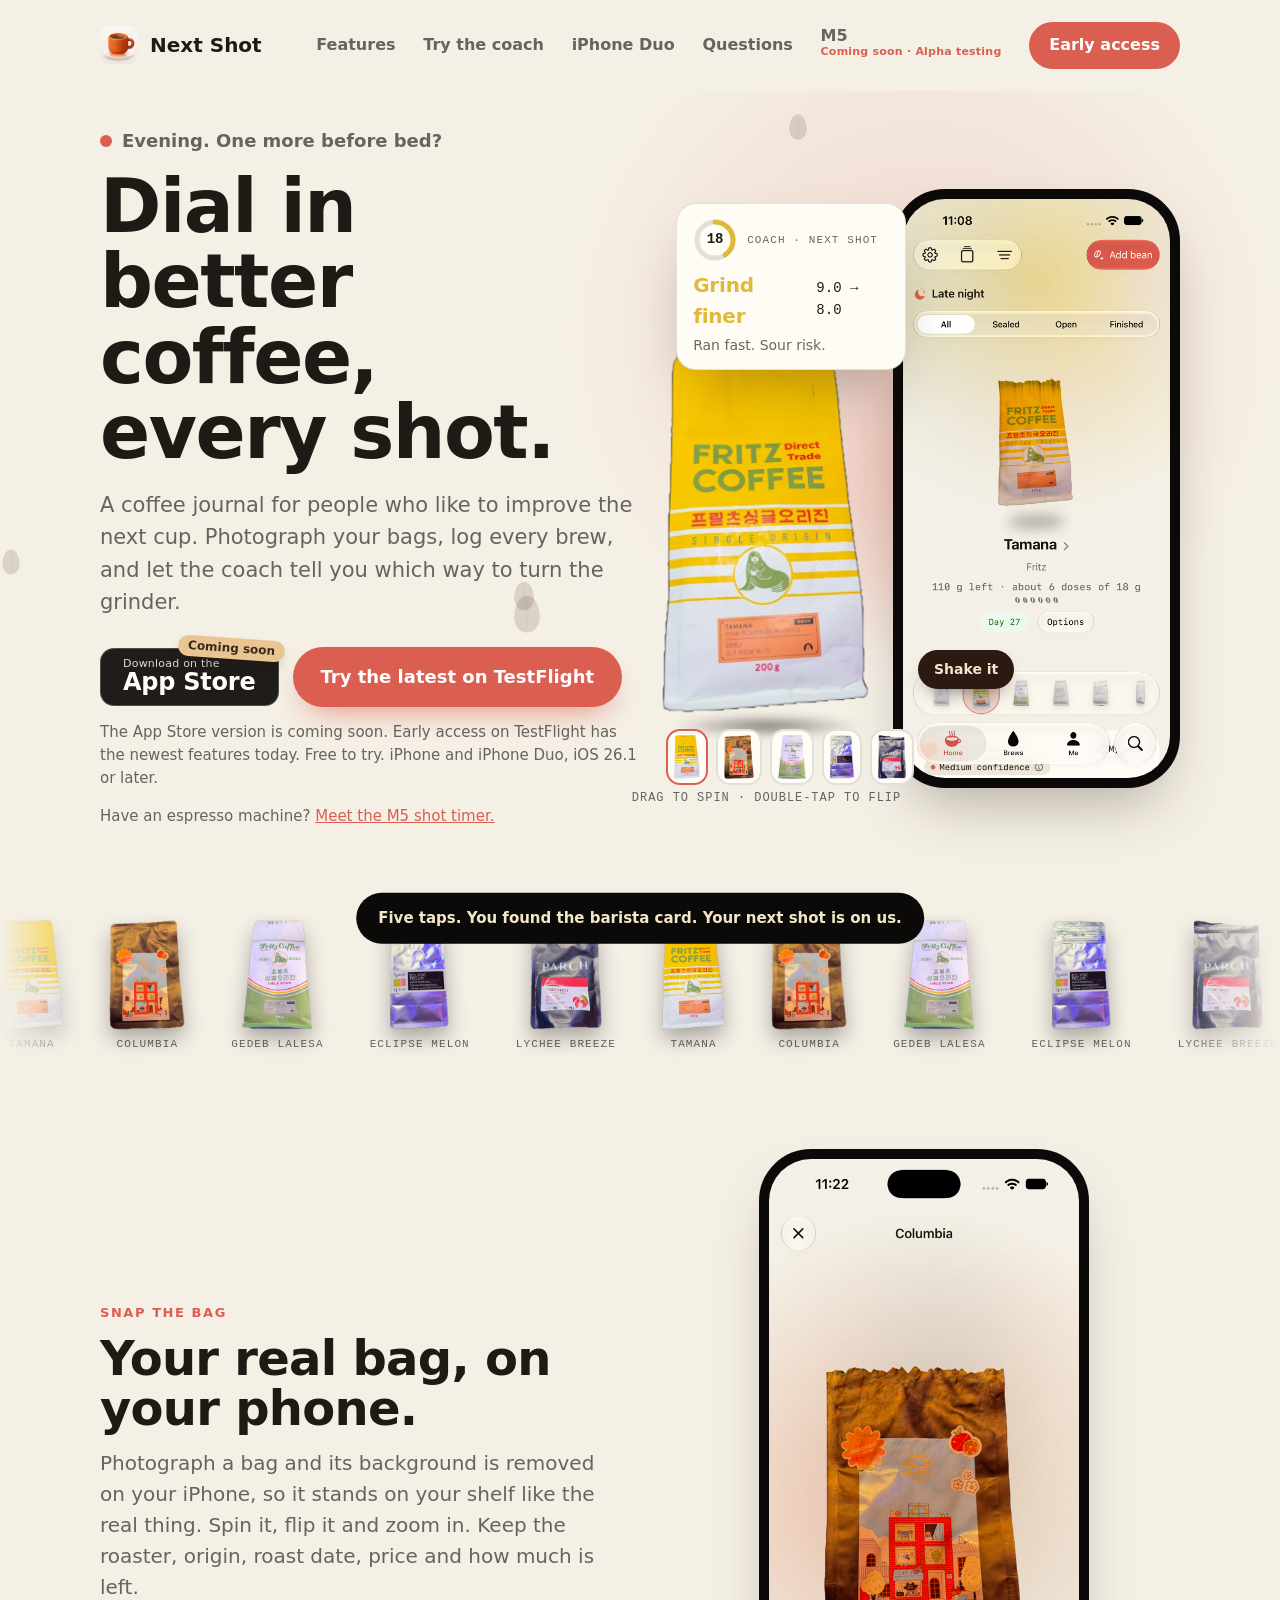
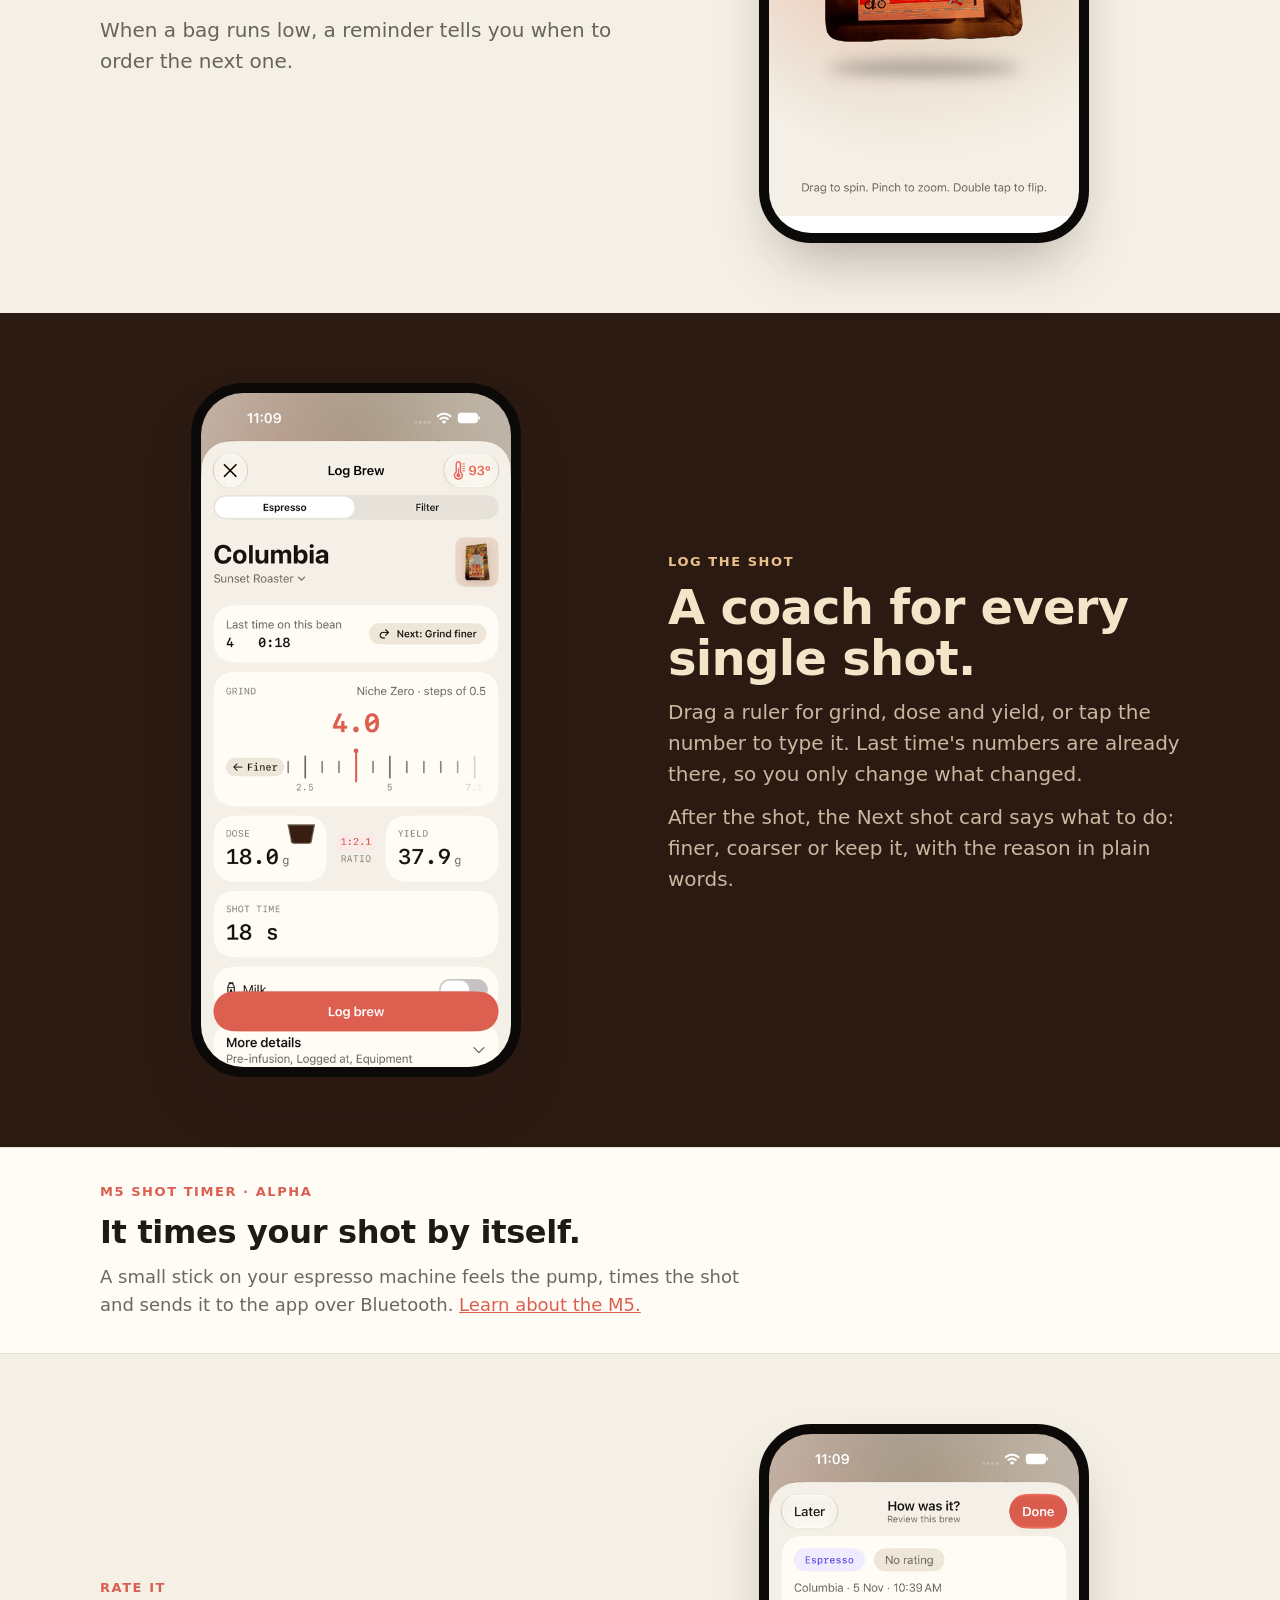
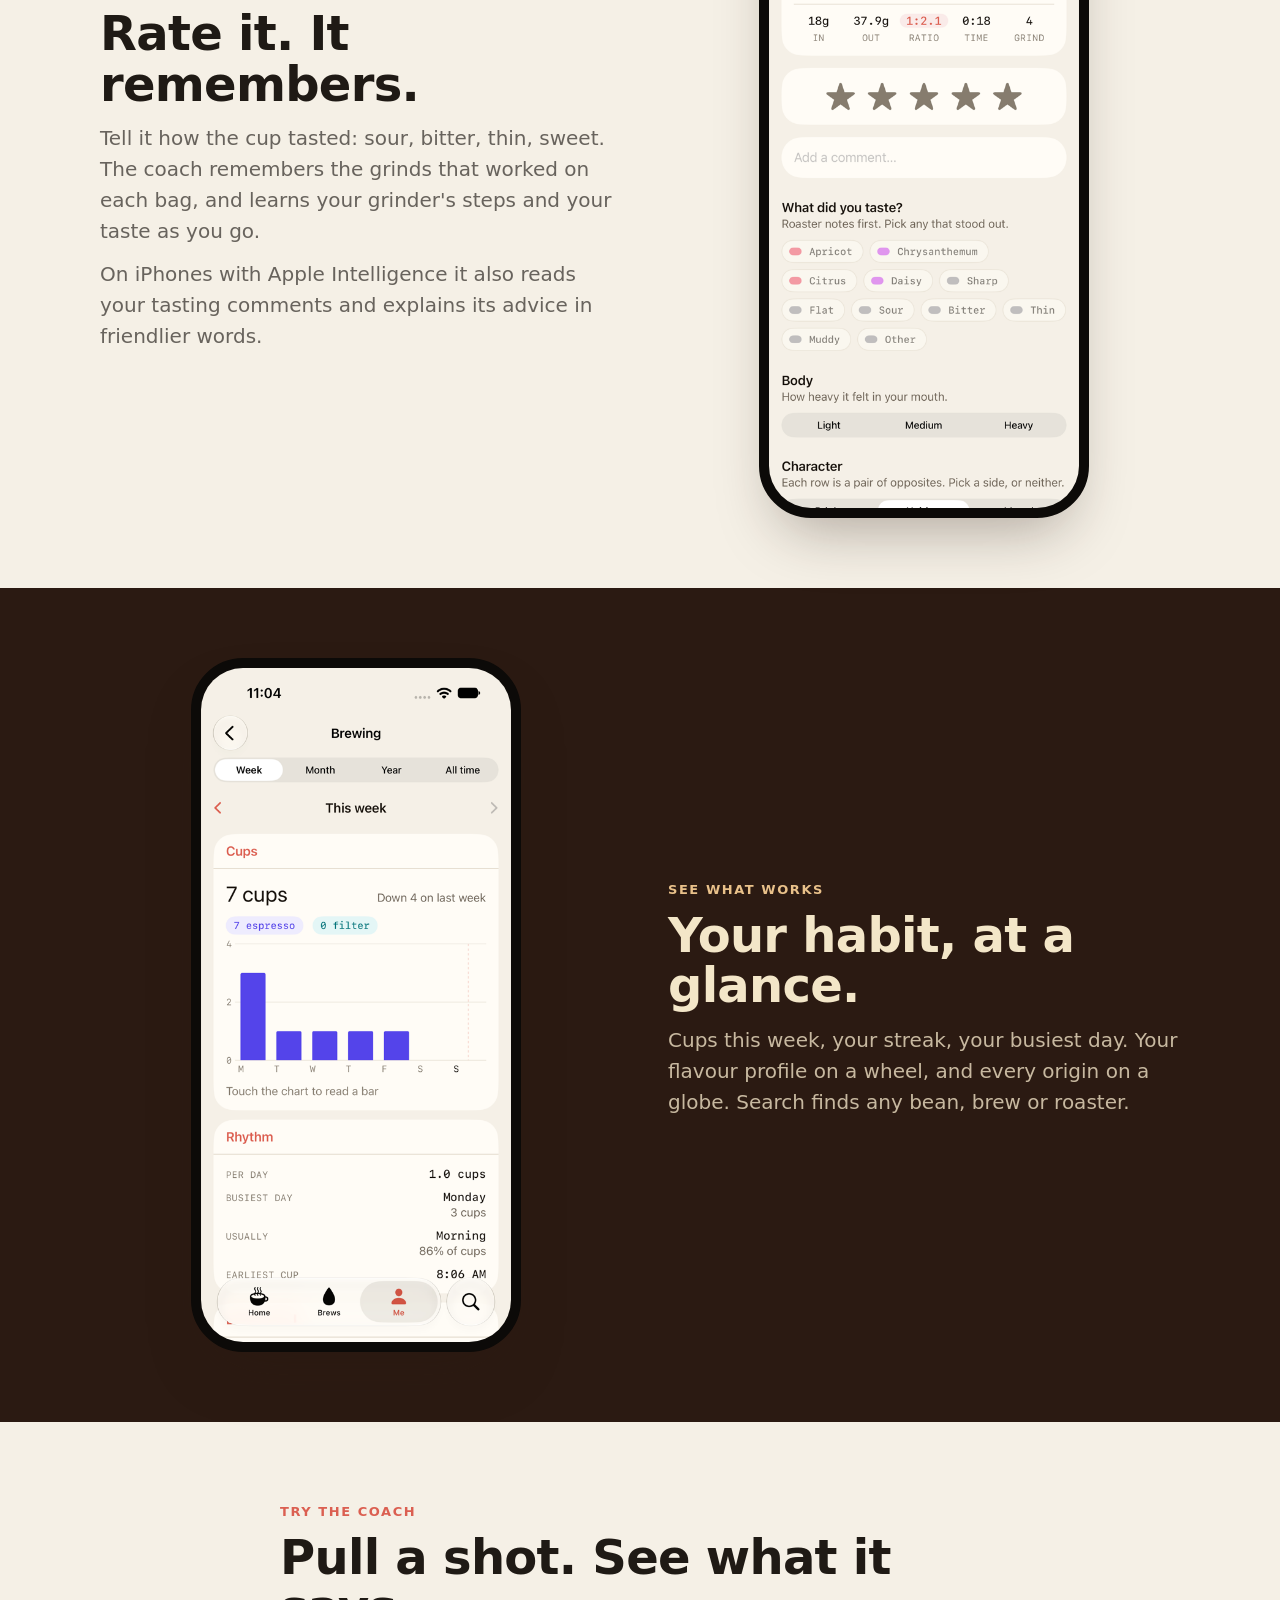
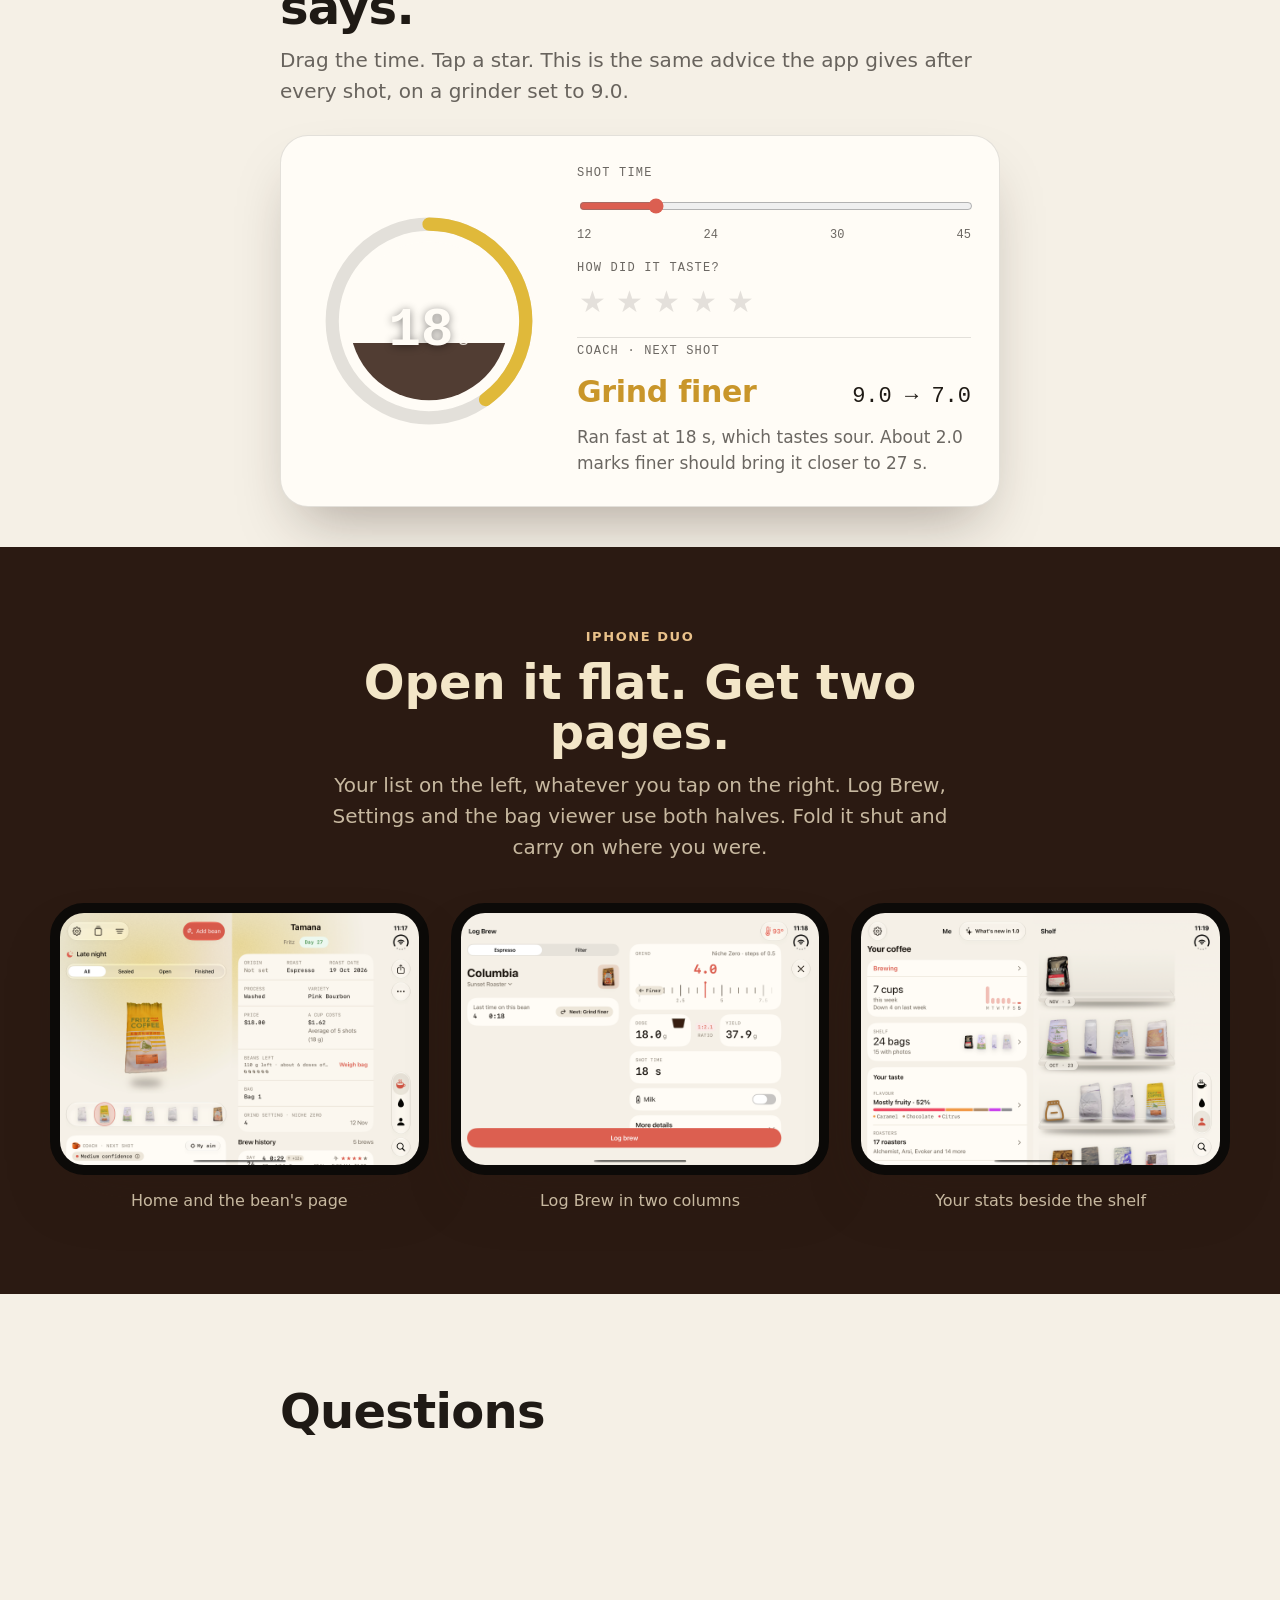
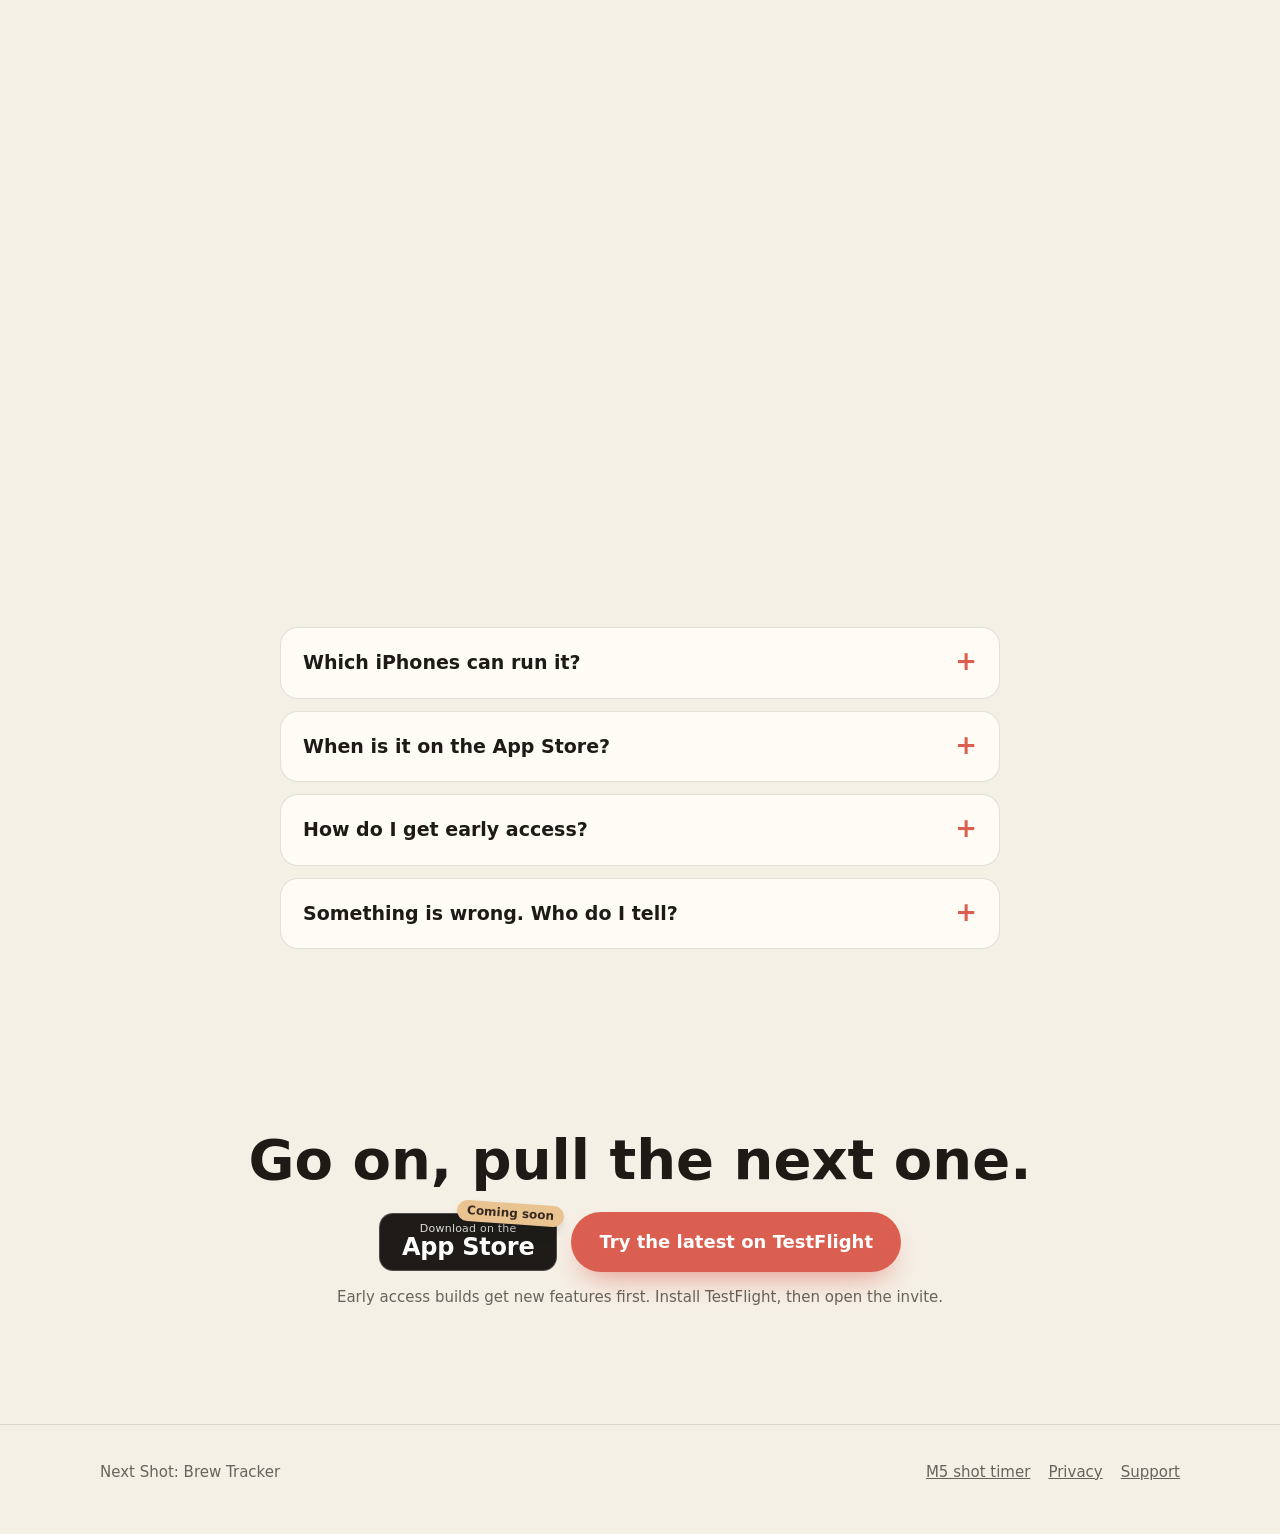
<file: nextshot/index.html>
<!doctype html>
<html lang="en-GB">
<head>
<meta charset="utf-8">
<meta name="viewport" content="width=device-width, initial-scale=1">
<meta name="color-scheme" content="light dark">
<title>Next Shot: Brew Tracker. Dial in better coffee, every shot.</title>
<meta name="description" content="A coffee journal for people who like to improve the next cup. Photograph your bags, log every brew, and let the coach suggest your next grind. For iPhone and iPhone Duo.">
<meta property="og:title" content="Next Shot: Brew Tracker">
<meta property="og:description" content="Photograph your bags, log every brew, and let the coach suggest your next grind. For iPhone and iPhone Duo.">
<meta property="og:image" content="assets/og.png">
<meta property="og:type" content="website">
<link rel="icon" href="assets/favicon.png">
<link rel="apple-touch-icon" href="assets/apple-touch-icon.png">
<link rel="stylesheet" href="style.css?v=6">
<link rel="stylesheet" href="m5.css?v=2">
</head>
<body>

<div id="launch" aria-hidden="true">
  <svg viewBox="0 0 120 150" width="120" height="150" class="glassfx">
    <defs><clipPath id="gclip"><path d="M26 50 L34 128 Q36 136 46 136 L74 136 Q84 136 86 128 L94 50 Z"/></clipPath></defs>
    <rect x="42" y="6" width="36" height="14" rx="7" fill="#8a7a6c"/><rect x="56" y="18" width="8" height="26" rx="3" fill="#8a7a6c"/>
    <g class="glassbody">
      <path d="M26 50 L34 128 Q36 136 46 136 L74 136 Q84 136 86 128 L94 50 Z" fill="rgba(255,255,255,0.12)"/>
      <g clip-path="url(#gclip)"><rect class="liq" x="20" y="136" width="80" height="90" fill="#7a4a2c"/><rect class="liq crem" x="20" y="136" width="80" height="5" fill="#e9c18a"/></g>
      <path d="M26 50 L34 128 Q36 136 46 136 L74 136 Q84 136 86 128 L94 50" fill="none" stroke="#e9c18a" stroke-width="3" stroke-linecap="round"/>
    </g>
    <circle class="drip" cx="60" cy="50" r="3.5" fill="#7a4a2c"/>
  </svg>
  <div class="wave"></div>
</div>
<div id="toast" role="status">Five taps. You found the barista card. Your next shot is on us.</div>

<header class="top">
  <div class="wrap">
    <a class="brand" href="./"><span class="cupwrap"><img id="cup" src="assets/icon-512.png" alt=""><span class="steam" aria-hidden="true"><i></i><i></i><i></i></span></span>Next Shot</a>
    <nav>
      <a href="#features">Features</a>
      <a href="#try">Try the coach</a>
      <a href="#duo">iPhone Duo</a>
      <a href="#questions">Questions</a>
      <div class="m5tab"><button class="m5btn" type="button" aria-haspopup="true" aria-expanded="false">M5<span class="m5tag">Coming soon · Alpha testing</span></button><div class="m5menu" role="menu"><a role="menuitem" href="m5/">What is the M5?</a><span class="m5sub">The M5 shot timer works with the full edition of Next Shot.</span><button class="m5interest" type="button" role="menuitem">I'm interested</button></div></div>
      <a class="btn small" href="https://testflight.apple.com/join/P4kzc7nD">Early access</a>
    </nav>
  </div>
</header>

<main>
<section class="hero">
  <div class="wrap">
    <div>
      <p class="greet"><span class="sun"></span><span id="greet">Pulling a shot?</span></p>
      <h1><span class="ln">Dial in</span> <span class="ln">better coffee,</span> <span class="ln">every <span class="liq">shot.</span></span></h1>
      <p class="lead">A coffee journal for people who like to improve the next cup. Photograph your bags, log every brew, and let the coach tell you which way to turn the grinder.</p>
      <div class="actions">
        <span class="store soon" role="img" aria-label="App Store, coming soon"><span class="store-top">Download on the</span><span class="store-main">App Store</span><span class="chip">Coming soon</span></span>
        <a class="btn" href="https://testflight.apple.com/join/P4kzc7nD">Try the latest on TestFlight</a>
      </div>
      <p class="note">The App Store version is coming soon. Early access on TestFlight has the newest features today. Free to try. iPhone and iPhone Duo, iOS 26.1 or later.</p>
      <p class="note">Have an espresso machine? <a href="m5/">Meet the M5 shot timer.</a></p>
    </div>
    <div class="stage" id="stage">
      <div class="glow" aria-hidden="true"></div>
      <div class="phone"><img src="assets/home.png" width="1100" height="2392" alt="The Next Shot home screen, with a bag of coffee and what is running low"></div>
      <div class="floatcard" id="fc" aria-hidden="true">
        <div class="fc-top"><span class="fc-ring"><svg viewBox="0 0 44 44" width="44" height="44"><circle cx="22" cy="22" r="18" fill="none" stroke="var(--line)" stroke-width="5"/><circle id="fcring" cx="22" cy="22" r="18" fill="none" stroke-width="5" stroke-linecap="round" transform="rotate(-90 22 22)"/></svg><b id="fcsecs">0</b></span><span class="fc-lbl">Coach &middot; next shot</span></div>
        <div class="fc-move"><strong id="fcmove">&nbsp;</strong><code id="fcgrind"></code></div>
        <p id="fcwhy"></p>
      </div>
      <div class="bagwrap" id="bagwrap" role="group" aria-label="A coffee bag you can spin. Drag to turn it, double-tap to flip it.">
        <div class="bag3d" id="bag3d"></div>
        <div class="bagshadow" id="bagshadow"></div>
        <div class="hint" id="hint">Drag to spin &middot; double-tap to flip</div>
      </div>
      <div class="pick" id="pick" role="group" aria-label="Choose a bag"></div>
      <button class="shake" id="shake" type="button">Shake it</button>
    </div>
  </div>
</section>

<div class="belt" aria-hidden="true"><div class="track" id="track"></div></div>

<div id="features"></div>

<section class="feature">
  <div class="wrap">
    <div>
      <div class="kicker">Snap the bag</div>
      <h2>Your real bag, on your phone.</h2>
      <p>Photograph a bag and its background is removed on your iPhone, so it stands on your shelf like the real thing. Spin it, flip it and zoom in. Keep the roaster, origin, roast date, price and how much is left.</p>
      <p>When a bag runs low, a reminder tells you when to order the next one.</p>
    </div>
    <div class="shot"><div class="phone"><img src="assets/viewer.png" width="1100" height="2392" loading="lazy" alt="A real coffee bag in 3D, ready to spin and flip"></div></div>
  </div>
</section>

<section class="feature dark flip">
  <div class="wrap">
    <div>
      <div class="kicker">Log the shot</div>
      <h2>A coach for every single shot.</h2>
      <p>Drag a ruler for grind, dose and yield, or tap the number to type it. Last time's numbers are already there, so you only change what changed.</p>
      <p>After the shot, the Next shot card says what to do: finer, coarser or keep it, with the reason in plain words.</p>
    </div>
    <div class="shot"><div class="phone"><img src="assets/log.png" width="1100" height="2392" loading="lazy" alt="Log Brew with the coach's next shot suggestion and a grind ruler"></div></div>
  </div>
</section>

<section class="m5band">
  <div class="wrap">
    <div class="m5band-txt"><div class="kicker">M5 shot timer &middot; Alpha</div><h3>It times your shot by itself.</h3><p>A small stick on your espresso machine feels the pump, times the shot and sends it to the app over Bluetooth. <a href="m5/">Learn about the M5.</a></p></div>
  </div>
</section>

<section class="feature">
  <div class="wrap">
    <div>
      <div class="kicker">Rate it</div>
      <h2>Rate it. It remembers.</h2>
      <p>Tell it how the cup tasted: sour, bitter, thin, sweet. The coach remembers the grinds that worked on each bag, and learns your grinder's steps and your taste as you go.</p>
      <p>On iPhones with Apple Intelligence it also reads your tasting comments and explains its advice in friendlier words.</p>
    </div>
    <div class="shot"><div class="phone"><img src="assets/review.png" width="1100" height="2392" loading="lazy" alt="The review after a shot, with five stars and tasting notes"></div></div>
  </div>
</section>

<section class="feature dark flip">
  <div class="wrap">
    <div>
      <div class="kicker">See what works</div>
      <h2>Your habit, at a glance.</h2>
      <p>Cups this week, your streak, your busiest day. Your flavour profile on a wheel, and every origin on a globe. Search finds any bean, brew or roaster.</p>
    </div>
    <div class="shot"><div class="phone"><img src="assets/stats.png" width="1100" height="2392" loading="lazy" alt="The Brewing page showing cups per week"></div></div>
  </div>
</section>

<section class="try" id="try">
  <div class="narrow">
    <div class="kicker">Try the coach</div>
    <h2>Pull a shot. See what it says.</h2>
    <p class="sub">Drag the time. Tap a star. This is the same advice the app gives after every shot, on a grinder set to 9.0.</p>
    <div id="demo" class="demo">
      <div class="dial">
        <svg viewBox="0 0 200 200" width="220" height="220" aria-hidden="true">
          <defs><clipPath id="dclip"><circle cx="100" cy="100" r="72"/></clipPath></defs>
          <circle cx="100" cy="100" r="88" fill="none" stroke="var(--line)" stroke-width="12"/>
          <circle cx="100" cy="100" r="72" fill="var(--card)"/>
          <g clip-path="url(#dclip)"><rect id="fill" x="20" y="200" width="160" height="200" fill="#3a2318" opacity="0.88"/><rect x="20" y="0" width="0" height="0"/></g>
          <circle id="ring" cx="100" cy="100" r="88" fill="none" stroke-width="12" stroke-linecap="round" transform="rotate(-90 100 100)"/>
        </svg>
        <div class="readout"><b id="secs">27</b><span>s</span></div>
      </div>
      <div class="panel">
        <label class="lbl" for="time">Shot time</label>
        <input id="time" type="range" min="12" max="45" step="1" value="18" aria-label="Shot time in seconds">
        <div class="ticks"><span>12</span><span>24</span><span>30</span><span>45</span></div>
        <div class="lbl">How did it taste?</div>
        <div class="stars" role="group" aria-label="Rating"><button class="star" aria-label="1 star">&#9733;</button><button class="star" aria-label="2 stars">&#9733;</button><button class="star" aria-label="3 stars">&#9733;</button><button class="star" aria-label="4 stars">&#9733;</button><button class="star" aria-label="5 stars">&#9733;</button></div>
        <div class="coach">
          <div class="lbl">Coach &middot; next shot</div>
          <div class="movewrap"><strong id="move" class="warn">Grind finer</strong><code id="grind">9.0 &rarr; 8.0</code></div>
          <p id="why"></p>
        </div>
      </div>
    </div>
  </div>
</section>

<section class="duo-section dark" id="duo">
  <div class="head">
    <div class="kicker">iPhone Duo</div>
    <h2>Open it flat. Get two pages.</h2>
    <p>Your list on the left, whatever you tap on the right. Log Brew, Settings and the bag viewer use both halves. Fold it shut and carry on where you were.</p>
  </div>
  <div class="duo-grid">
    <figure><div class="duo"><img src="assets/duo-home.png" width="1700" height="1196" loading="lazy" alt="Home on the left and the bean's page on the right"></div><figcaption>Home and the bean's page</figcaption></figure>
    <figure><div class="duo"><img src="assets/duo-log.png" width="1700" height="1196" loading="lazy" alt="Log Brew in two columns"></div><figcaption>Log Brew in two columns</figcaption></figure>
    <figure><div class="duo"><img src="assets/duo-me.png" width="1700" height="1196" loading="lazy" alt="Your stats on the left and the shelf on the right"></div><figcaption>Your stats beside the shelf</figcaption></figure>
  </div>
</section>

<section class="faq" id="questions">
  <div class="narrow">
    <h2>Questions</h2>

    <details><summary>Is it free?</summary>
      <p>Free to start: up to 5 beans and your first coach suggestions. Next Shot Pro is a one-time purchase that unlocks the full coach and unlimited beans. No subscription, and Family Sharing is on.</p></details>

    <details><summary>Do I need an account?</summary>
      <p>No. There is no sign-up, no ads and no tracking.</p></details>

    <details><summary>Where does my data go?</summary>
      <p>It stays on your iPhone. If you turn it on, it also syncs through your own iCloud, so your other devices get it. Backups go to your iCloud Drive. The full details are in the <a href="privacy.html">privacy policy</a>.</p></details>

    <details><summary>Does it work offline?</summary>
      <p>Yes. Logging, the shelf, your stats and the coach all work without a connection. Syncing and backing up to iCloud need one.</p></details>

    <details><summary>Which grinders and machines does it work with?</summary>
      <p>Any. You enter your grinder's own scale once (marks, steps per mark, stepless or with clicks), and every shot is logged on those numbers. The coach reads your grinder's own dial.</p></details>

    <details><summary>Do I need a scale or a timer?</summary>
      <p>No. It works with just your phone. You type in the weights and the time, or drag the rulers. If you have an espresso machine, the optional <a href="m5/">M5 shot timer</a> times shots by itself.</p></details>

    <details><summary>How does the coach decide?</summary>
      <p>It looks at your time, your yield, your ratio and how you rated the cup, and remembers the grinds that worked on that bag. After each shot it suggests one change with the reason. With milk, it judges the shot on time and ratio, because milk hides sour and bitter.</p></details>

    <details><summary>Does it need Apple Intelligence?</summary>
      <p>No. The coach works on every iPhone that runs iOS 26.1 or later. On iPhones with Apple Intelligence it also reads your tasting comments and explains its advice in friendlier words, and that happens on your phone.</p></details>

    <details><summary>Does it work on iPhone Duo?</summary>
      <p>Yes. Open an iPhone Duo flat and every screen becomes two pages. Fold it shut and it carries on as a normal iPhone app.</p></details>

    <details><summary>Which iPhones can run it?</summary>
      <p>Any iPhone on iOS 26.1 or later. It is iPhone only.</p></details>

    <details><summary>When is it on the App Store?</summary>
      <p>Soon. Until then you can try it today through early access on TestFlight, and the TestFlight version gets new features first.</p></details>

    <details><summary>How do I get early access?</summary>
      <p>Install TestFlight from the App Store, then open the <a href="https://testflight.apple.com/join/P4kzc7nD">invite link</a>. Early builds expire after 90 days, so update when TestFlight asks.</p></details>

    <details><summary>Something is wrong. Who do I tell?</summary>
      <p>Please do. Send it to the <a href="support.html">support page</a> and say what you tapped and what you expected.</p></details>
  </div>
</section>

<section class="cta">
  <div class="wrap">
    <h2>Go on, pull the next one.</h2>
    <div class="actions center">
      <span class="store soon" role="img" aria-label="App Store, coming soon"><span class="store-top">Download on the</span><span class="store-main">App Store</span><span class="chip">Coming soon</span></span>
      <a class="btn" href="https://testflight.apple.com/join/P4kzc7nD">Try the latest on TestFlight</a>
    </div>
    <p class="note">Early access builds get new features first. Install TestFlight, then open the invite.</p>
  </div>
</section>
</main>

<footer>
  <div class="wrap">
    <span>Next Shot: Brew Tracker</span>
    <span><a href="m5/">M5 shot timer</a><a href="privacy.html">Privacy</a><a href="support.html">Support</a></span>
  </div>
</footer>

<script src="fun.js?v=3" defer></script>
<script src="bag3d.js?v=1" defer></script>
<script src="m5.js?v=1" defer></script>
</body>
</html>
</file>
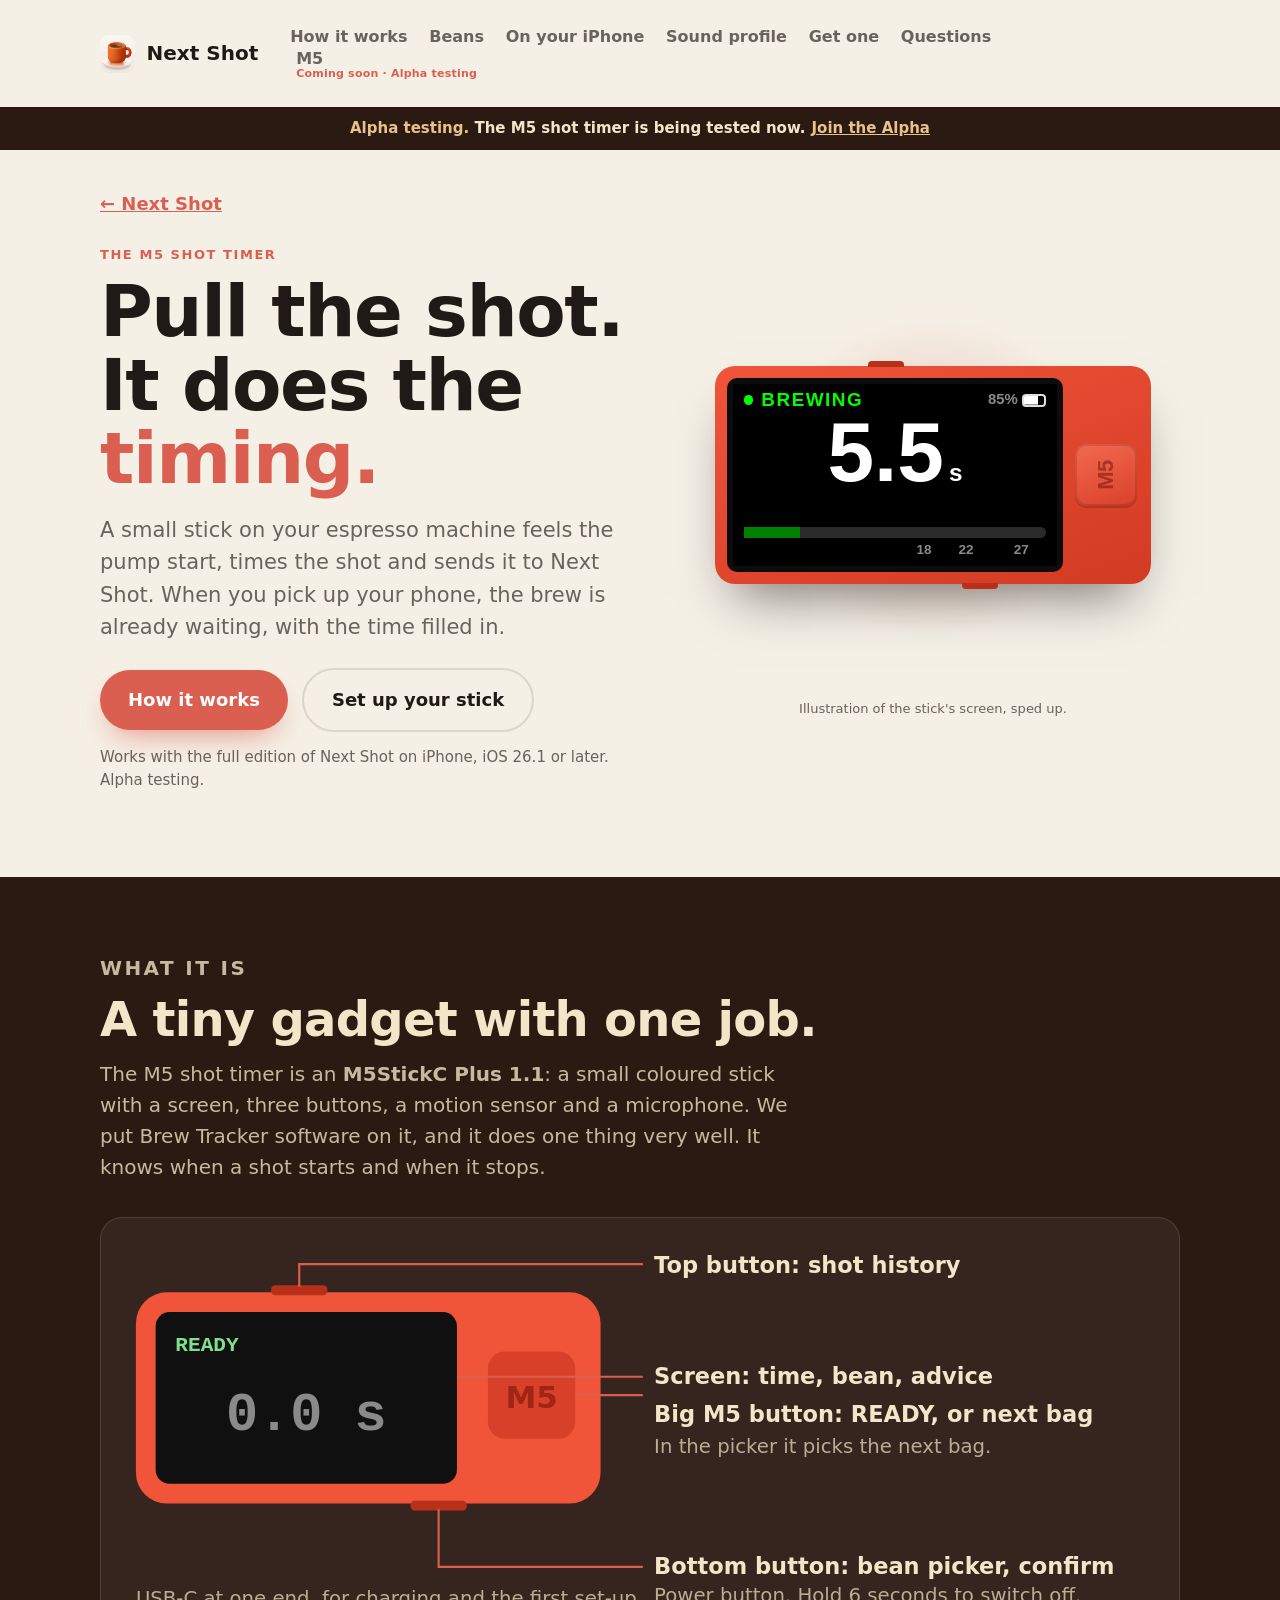
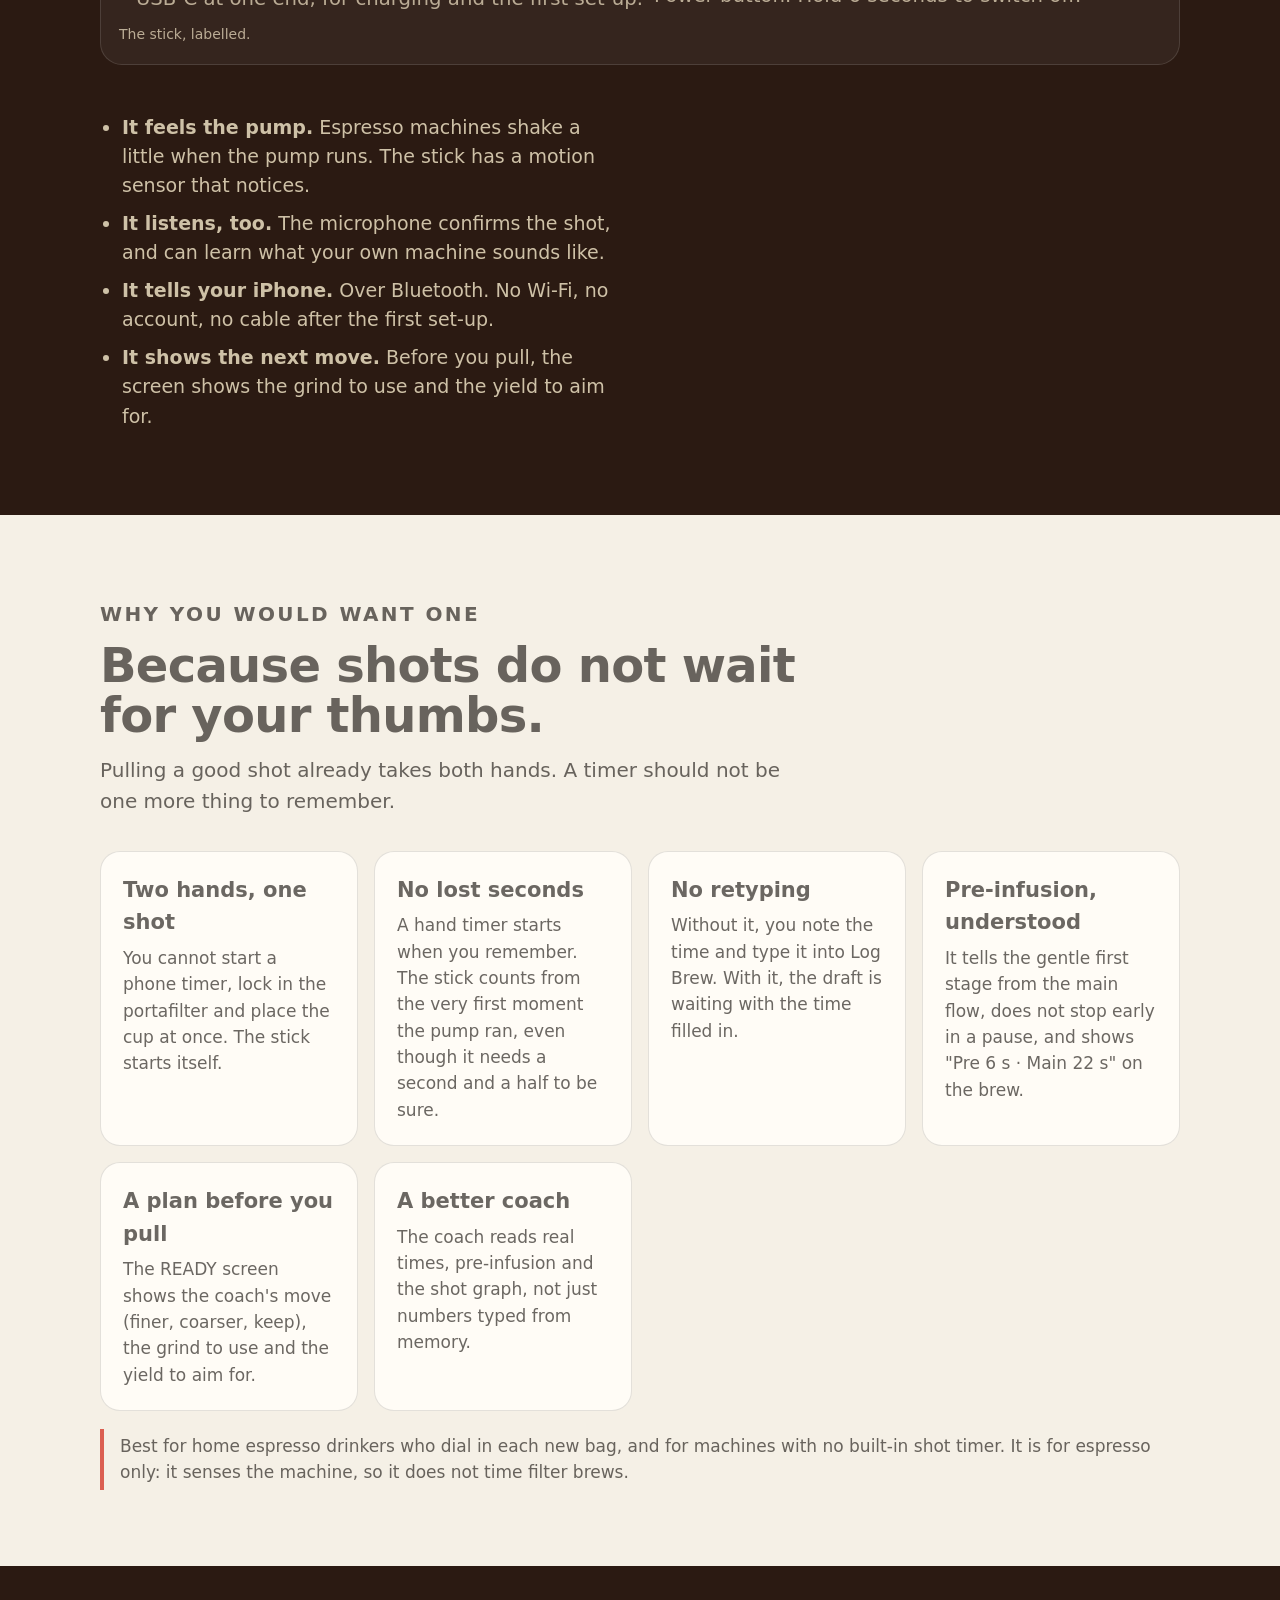
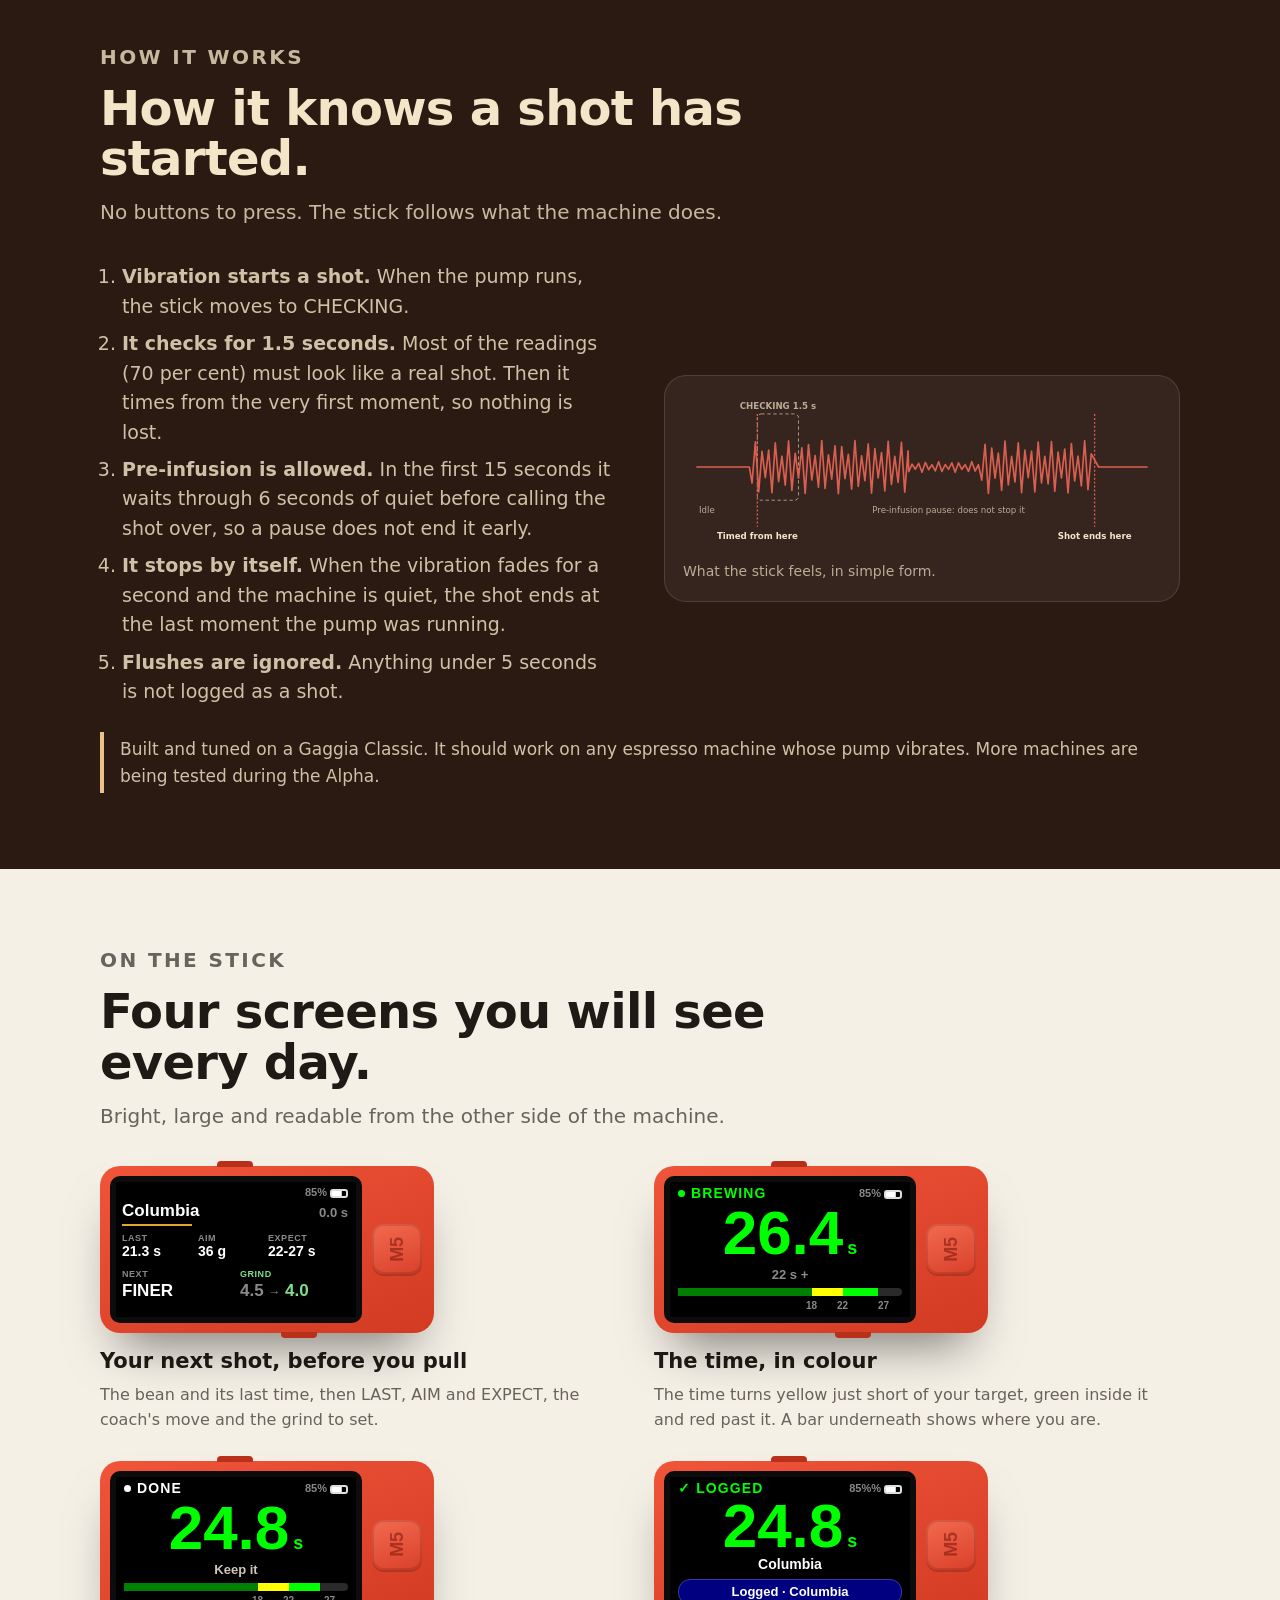
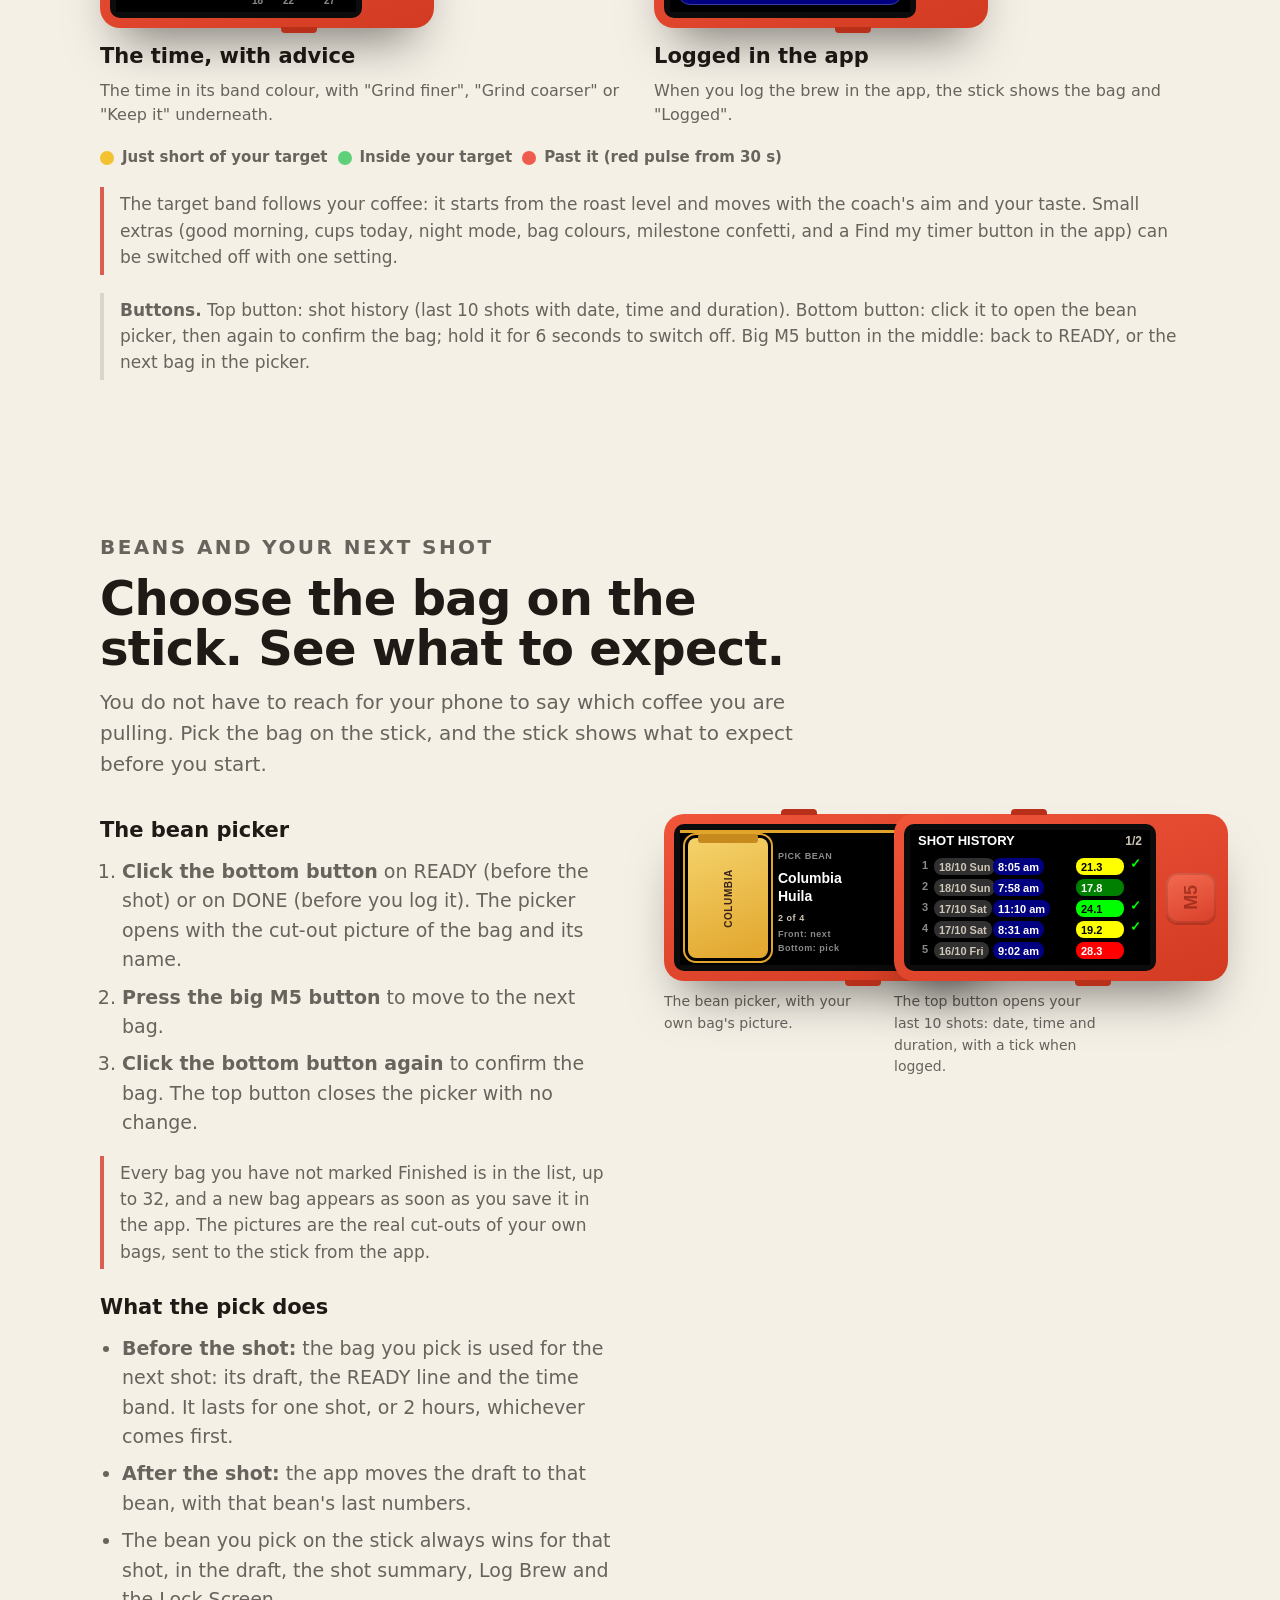
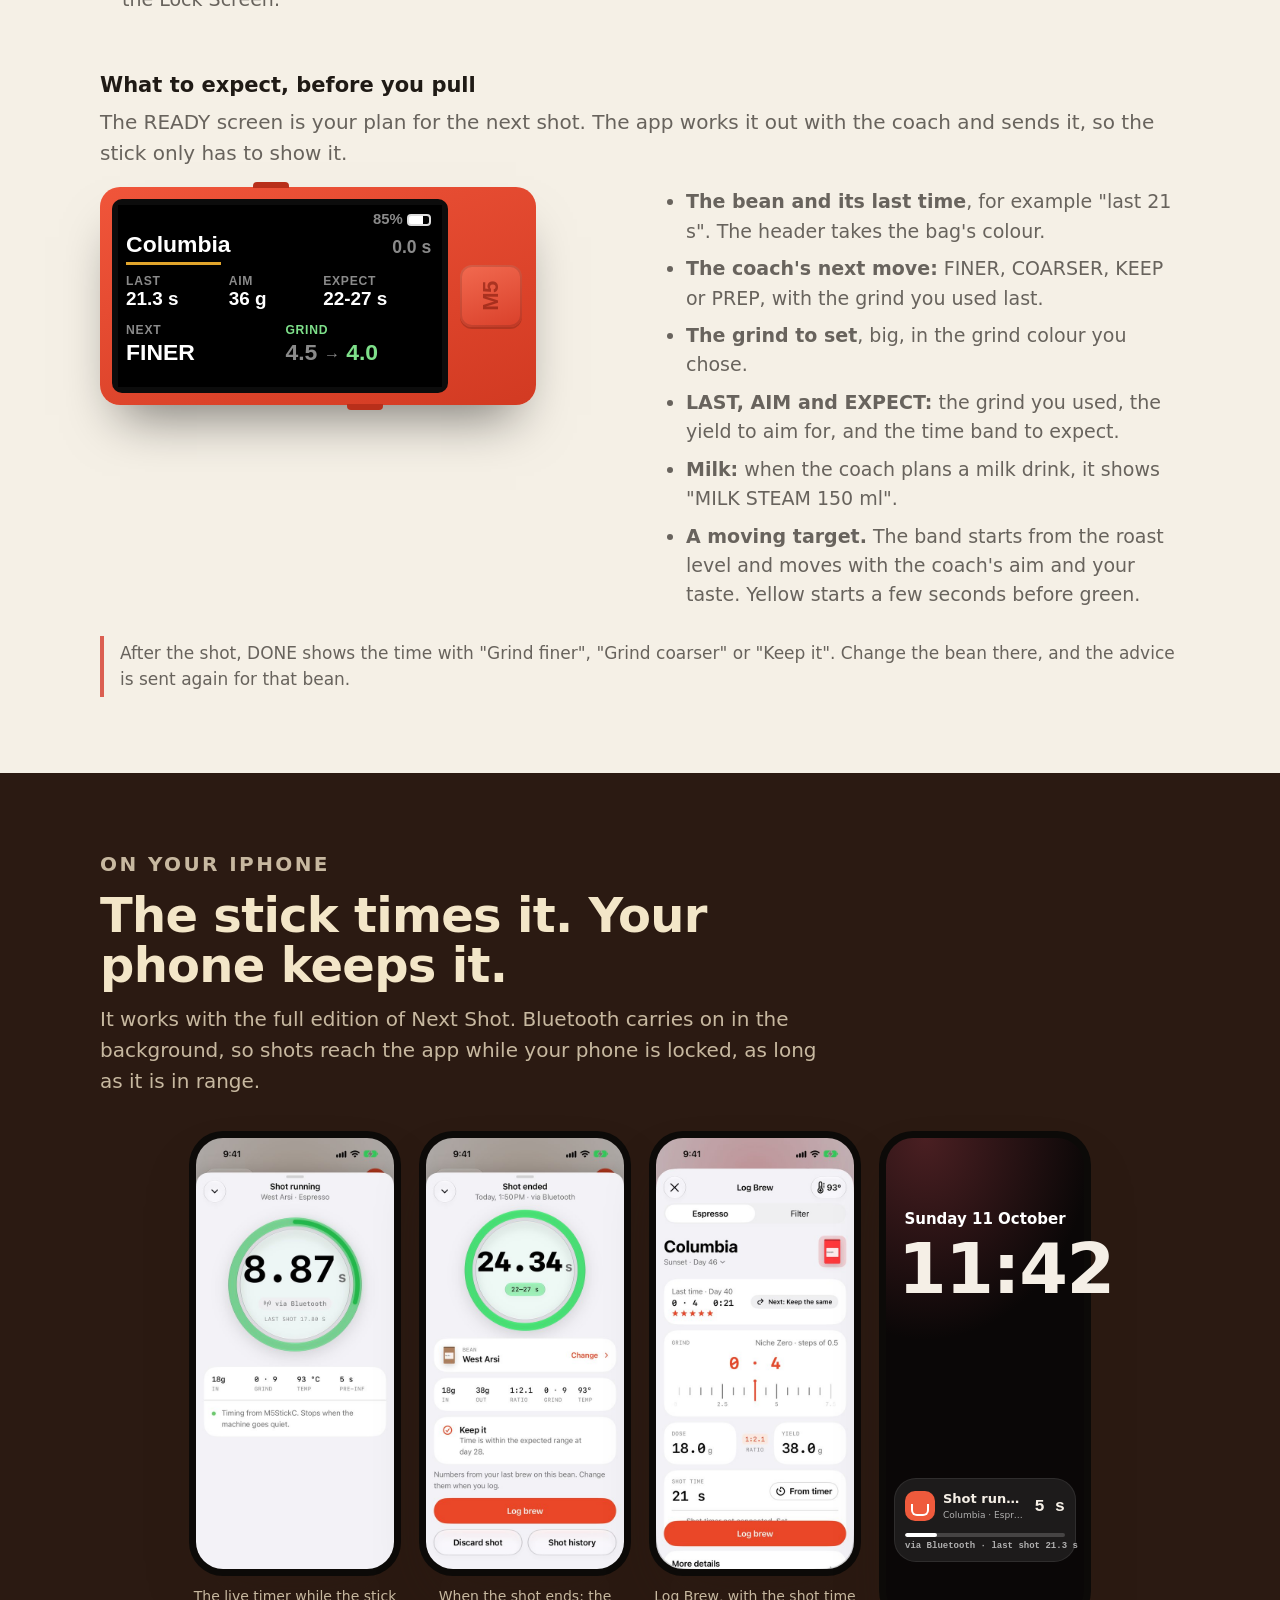
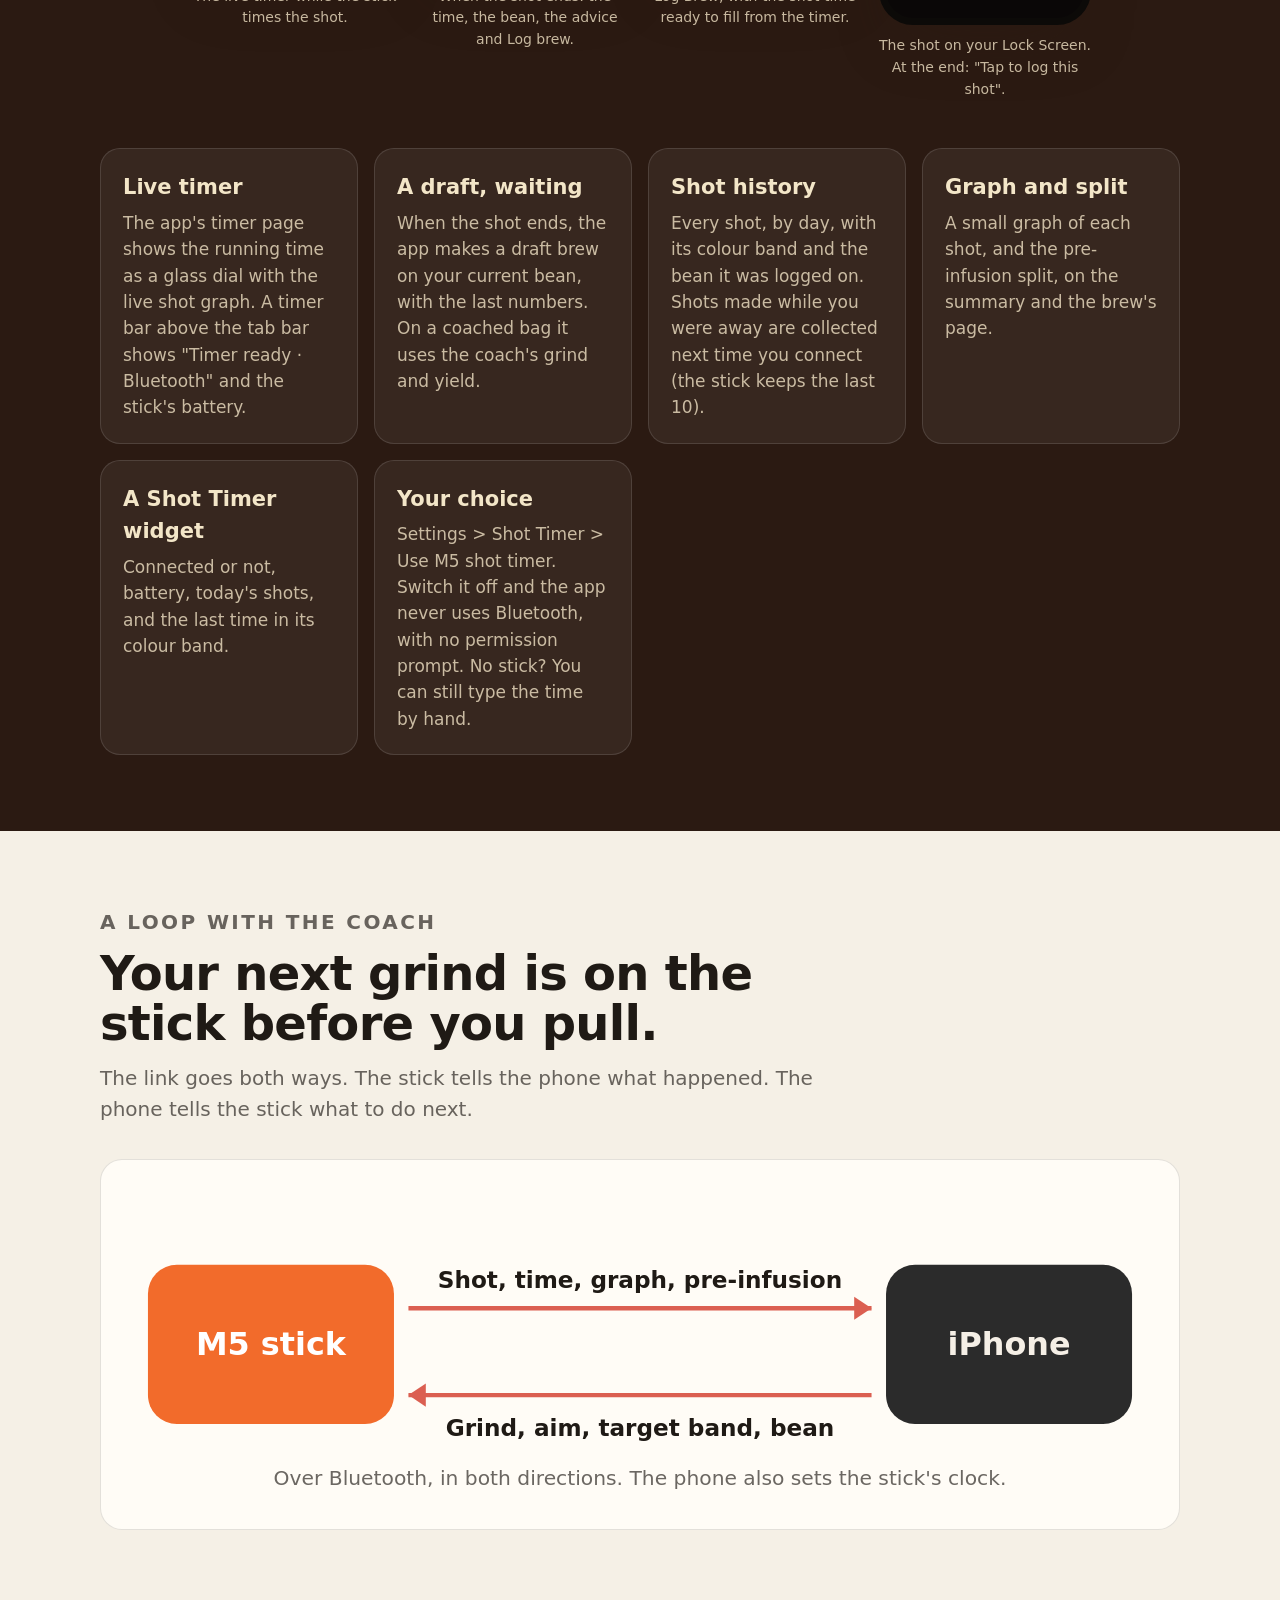
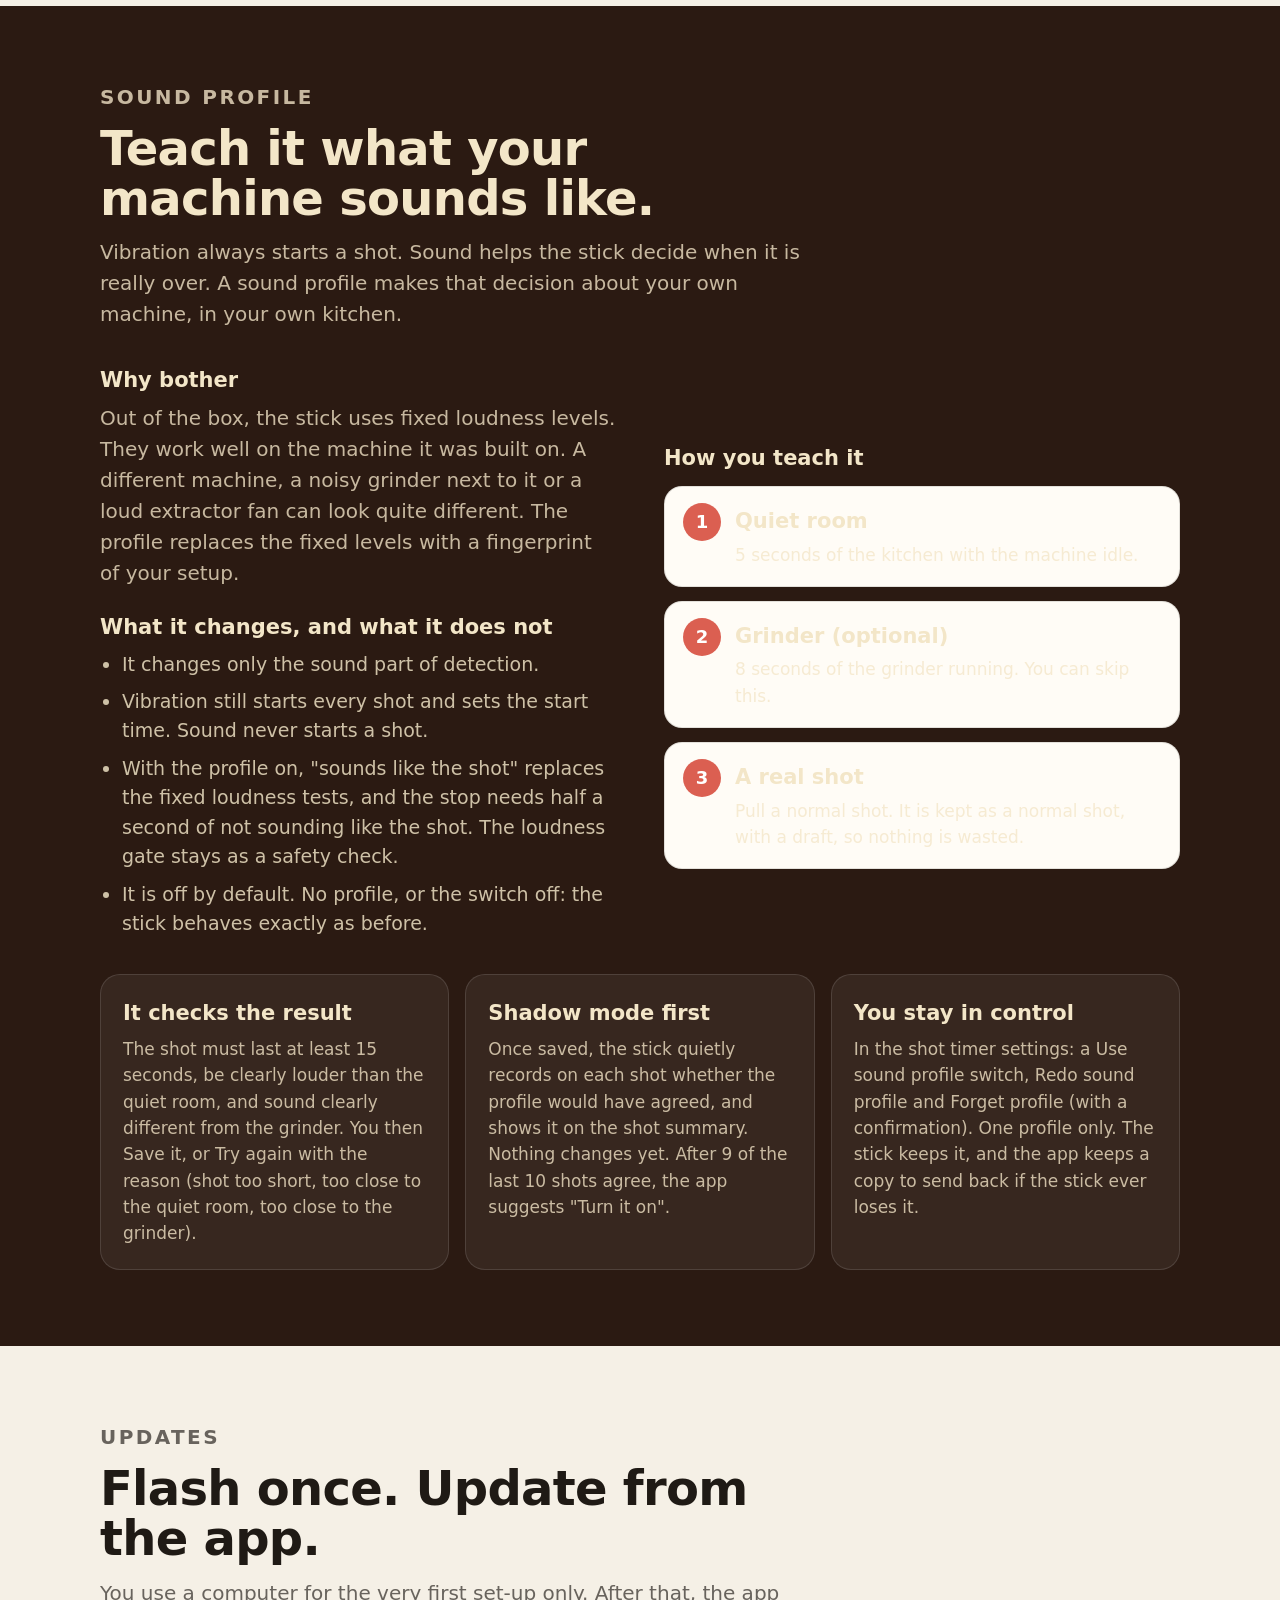
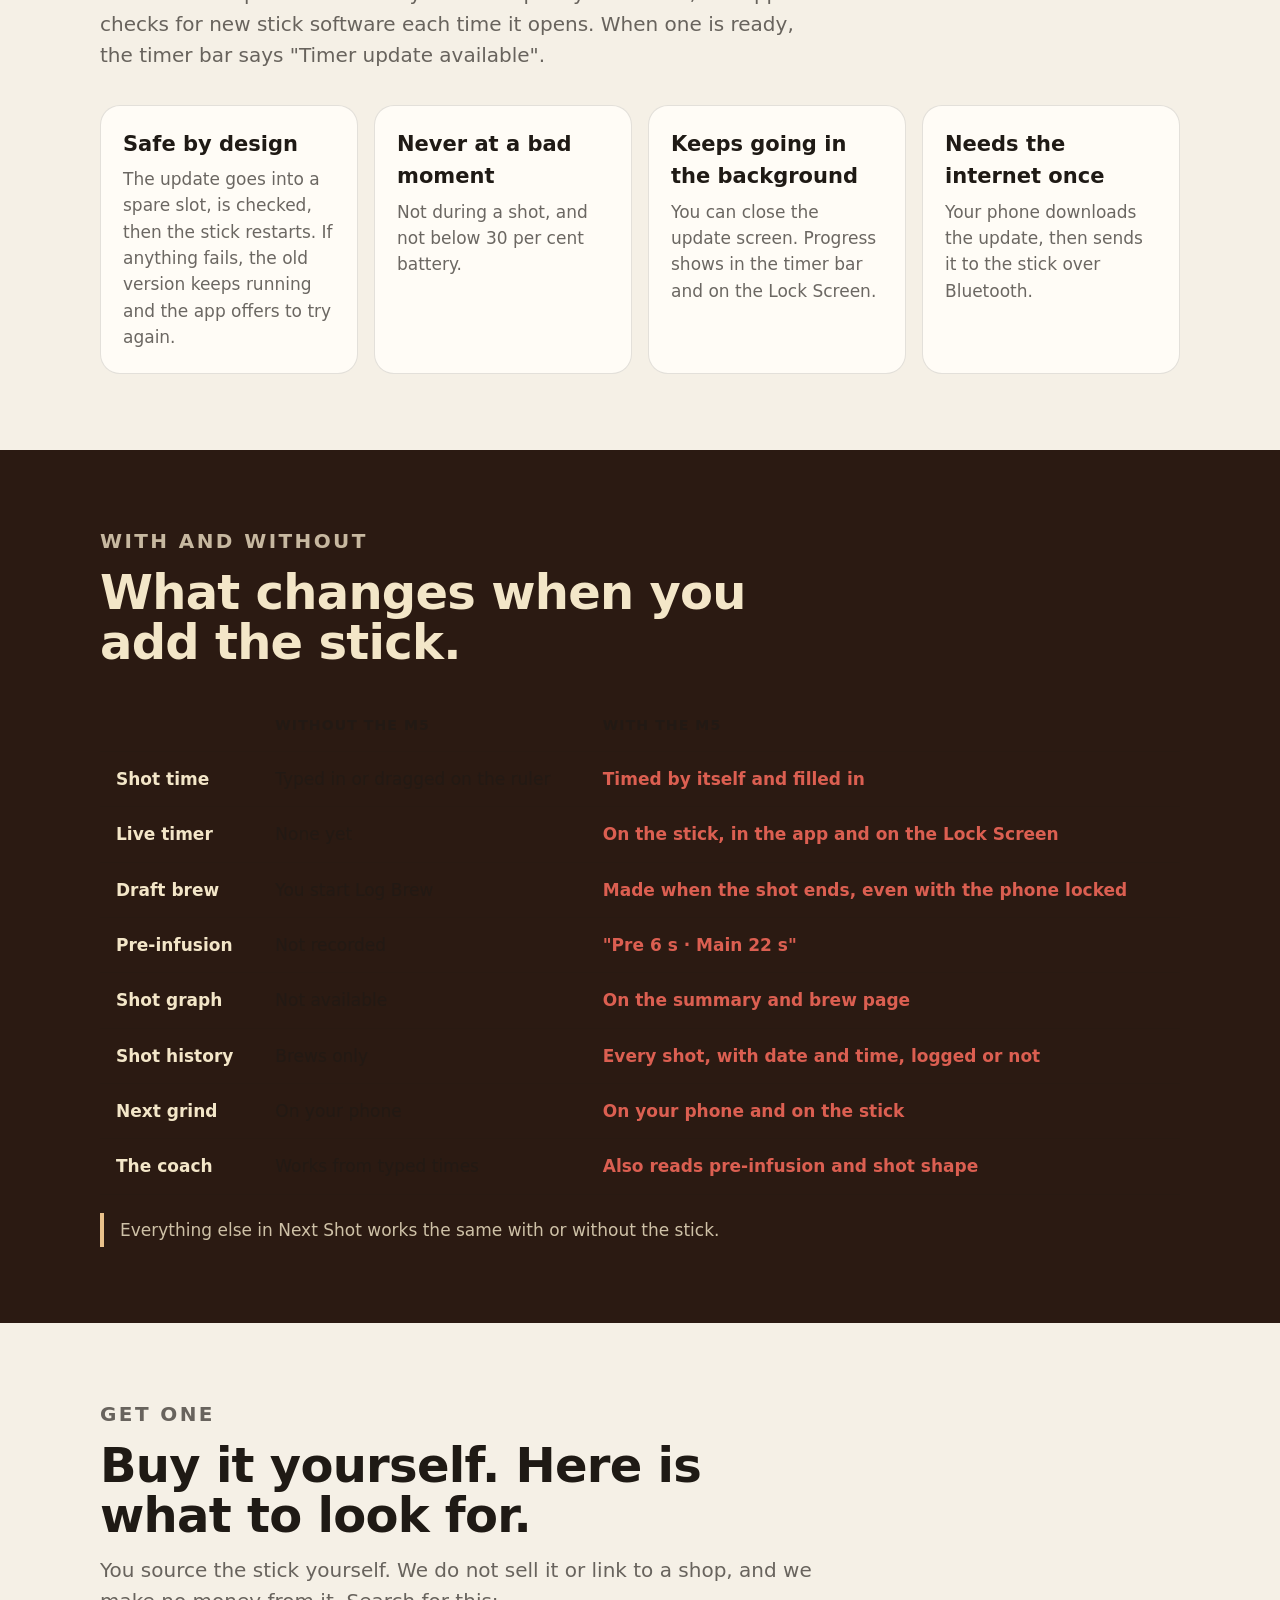
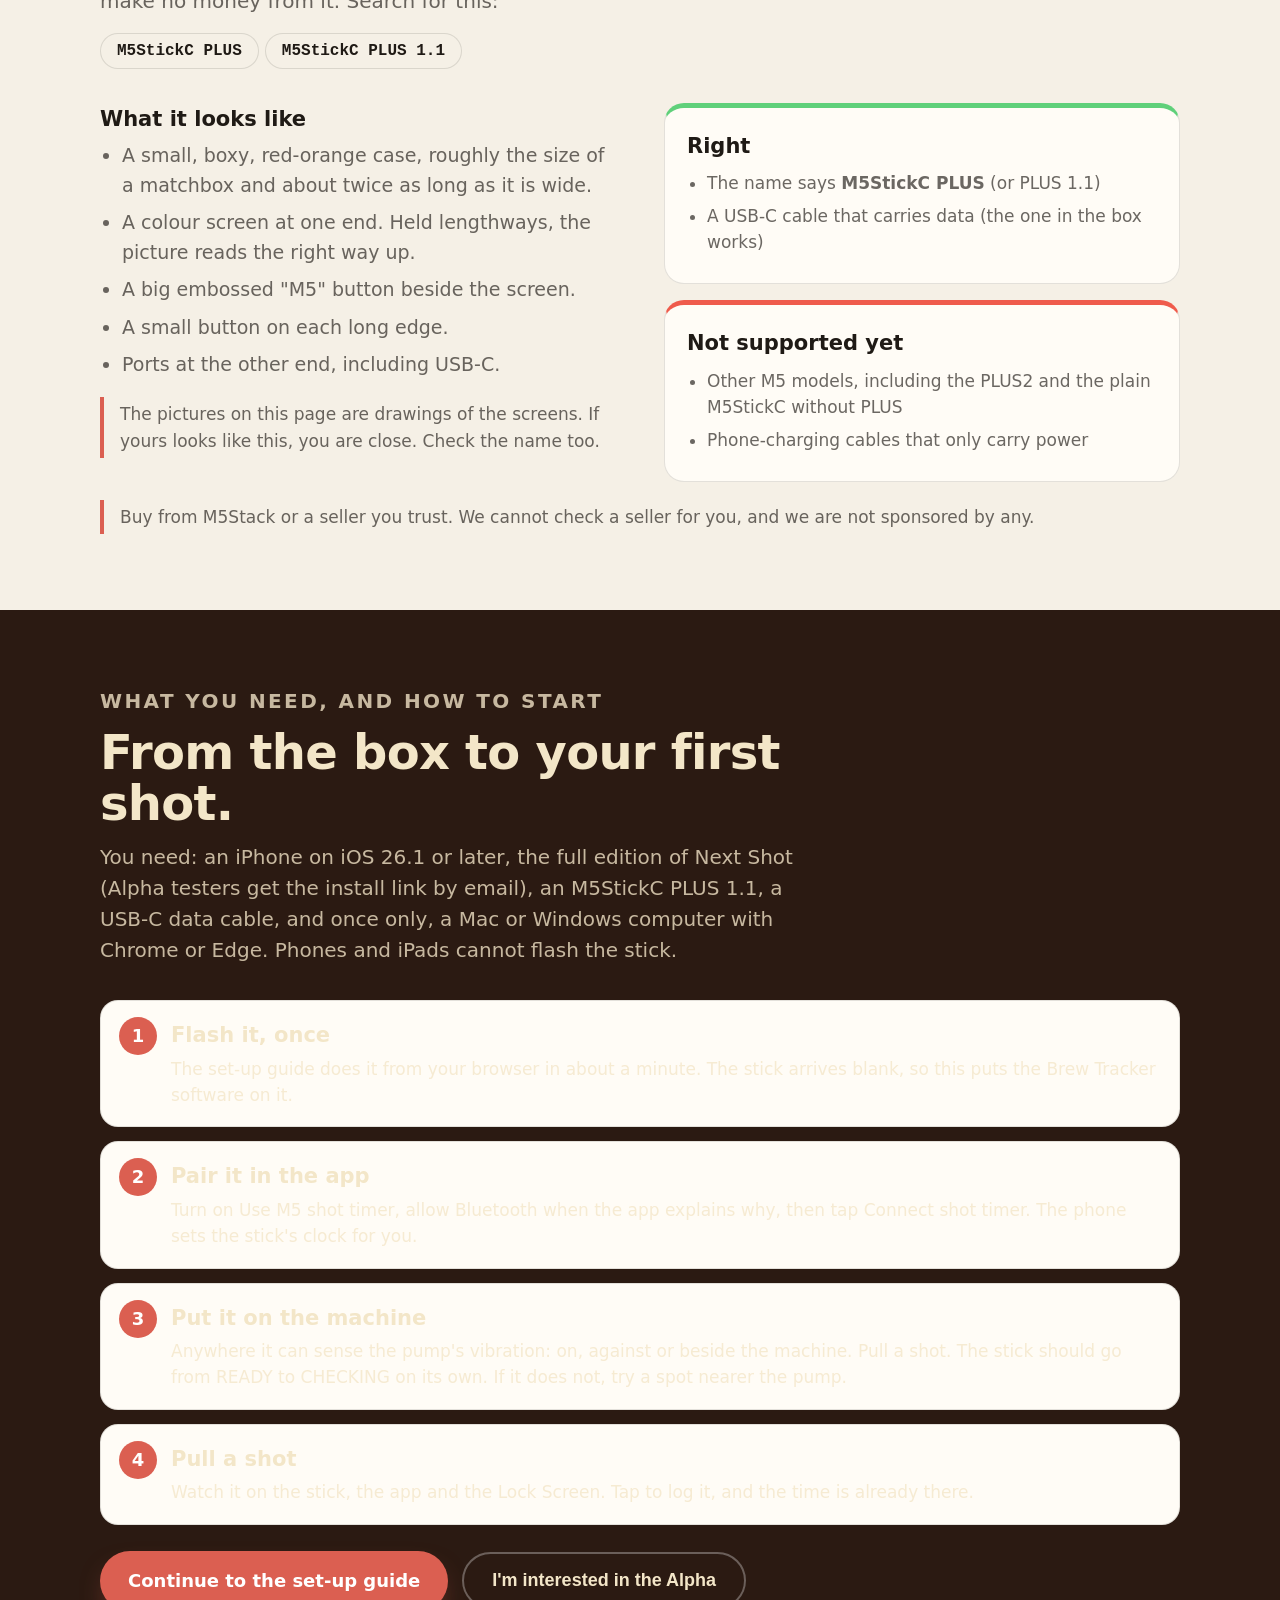
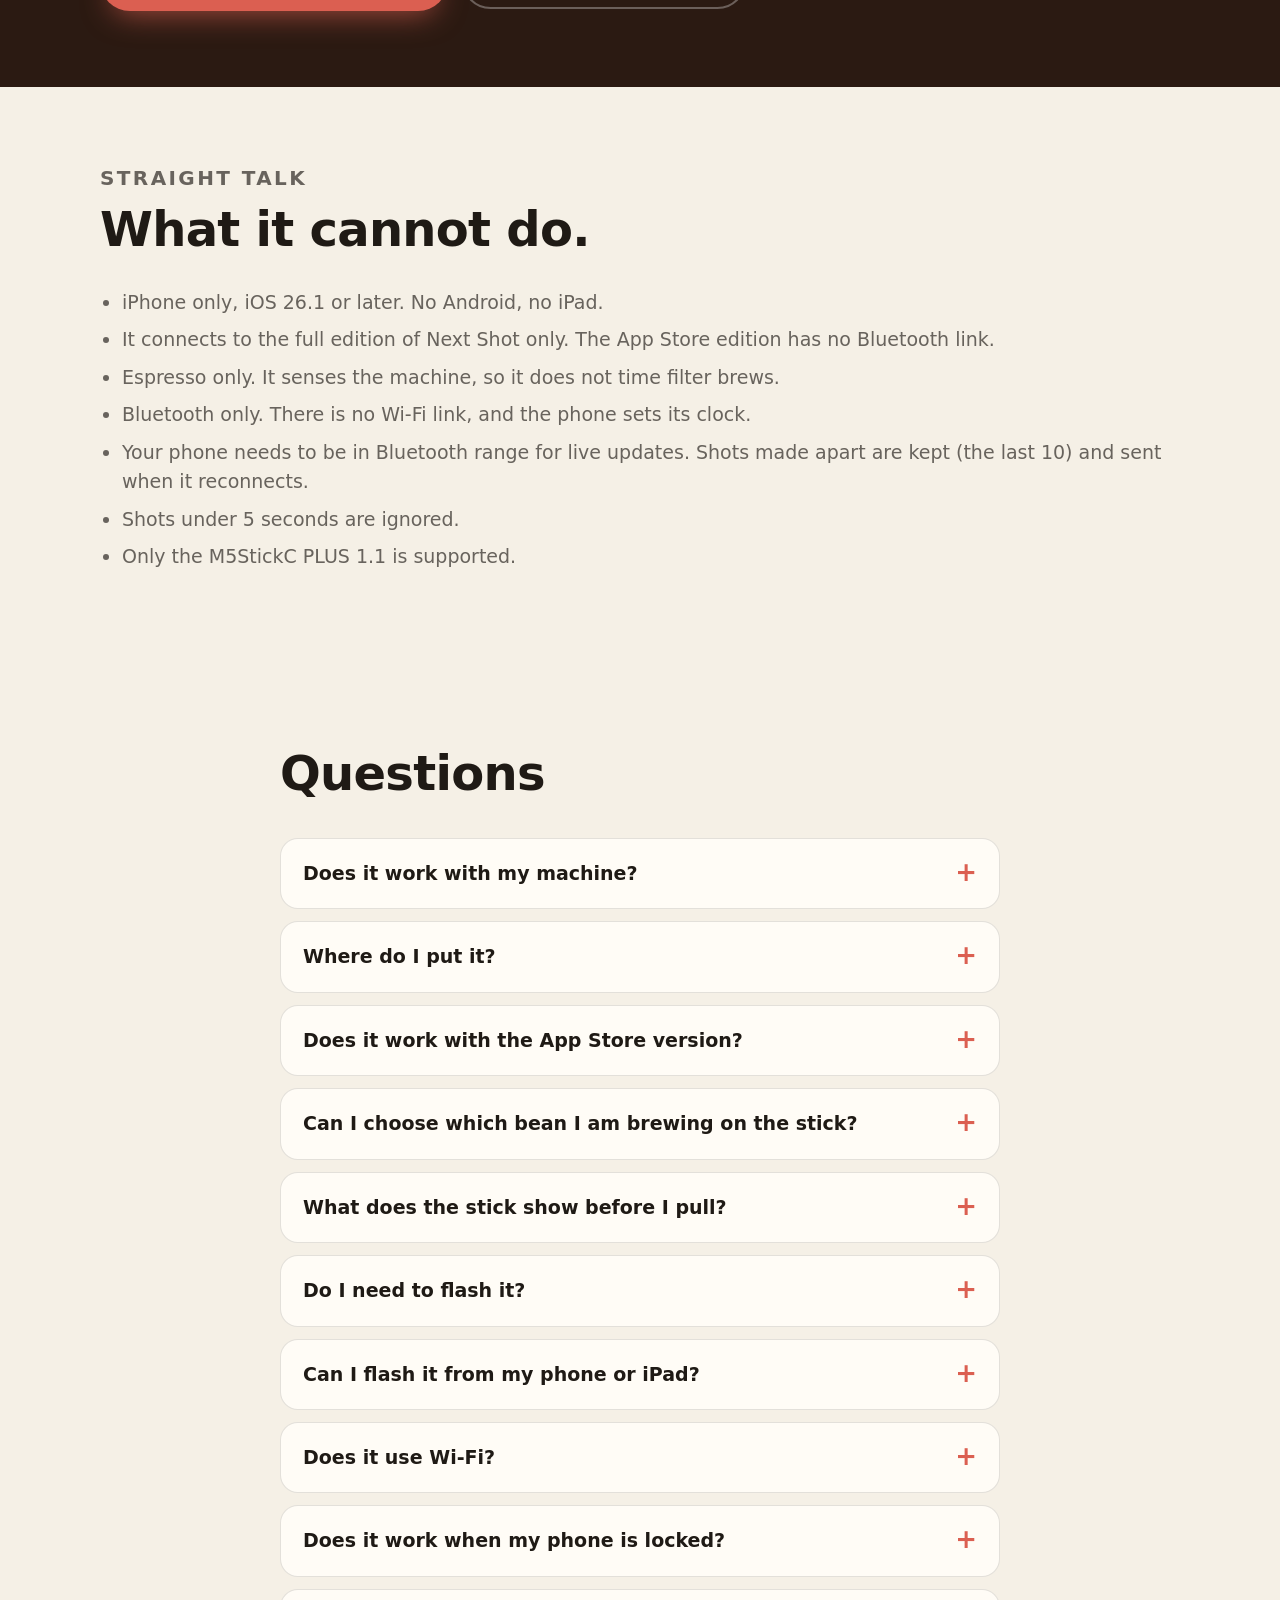
<file: nextshot/m5/index.html>
<!doctype html>
<html lang="en-GB">
<head>
<meta charset="utf-8">
<meta name="viewport" content="width=device-width, initial-scale=1">
<meta name="color-scheme" content="light dark">
<title>The M5 shot timer: Next Shot</title>
<meta name="description" content="A small M5StickC Plus on your espresso machine feels the pump, times every shot by itself and sends it to Next Shot over Bluetooth. How it works, what it does for you, and how to get one.">
<link rel="icon" href="../assets/favicon.png">
<link rel="apple-touch-icon" href="../assets/apple-touch-icon.png">
<link rel="stylesheet" href="../style.css?v=6">
<link rel="stylesheet" href="../m5.css?v=2">
<link rel="stylesheet" href="m5page.css?v=19">
</head>
<body>

<header class="top">
  <div class="wrap">
    <a class="brand" href="../"><span class="cupwrap"><img src="../assets/icon-512.png" alt=""></span>Next Shot</a>
    <nav>
      <a href="#how">How it works</a>
      <a href="#beans">Beans</a>
      <a href="#phone">On your iPhone</a>
      <a href="#sound">Sound profile</a>
      <a href="#get">Get one</a>
      <a href="#questions">Questions</a>
      <div class="m5tab"><button class="m5btn" type="button" aria-haspopup="true" aria-expanded="false">M5<span class="m5tag">Coming soon · Alpha testing</span></button><div class="m5menu" role="menu"><a role="menuitem" href="./">What is the M5?</a><span class="m5sub">The M5 shot timer works with the full edition of Next Shot.</span><button class="m5interest" type="button" role="menuitem">I'm interested</button></div></div>
    </nav>
  </div>
</header>

<div class="m5-strip"><b>Alpha testing.</b> The M5 shot timer is being tested now.<button class="m5interest" type="button">Join the Alpha</button></div>

<main>
<section class="m5-hero" id="top">
  <div class="wrap">
    <div>
      <a class="m5-back" href="../">&larr; Next Shot</a>
      <p class="kicker">The M5 shot timer</p>
      <h1>Pull the shot.<br>It does the <em>timing.</em></h1>
      <p class="lead">A small stick on your espresso machine feels the pump start, times the shot and sends it to Next Shot. When you pick up your phone, the brew is already waiting, with the time filled in.</p>
      <div class="actions">
        <a class="btn" href="#how">How it works</a>
        <a class="btn ghost" href="#setup">Set up your stick</a>
      </div>
      <p class="note">Works with the full edition of Next Shot on iPhone, iOS 26.1 or later. Alpha testing.</p>
    </div>
    <div>
      <div class="m5-stage">
<div class="heroscr" data-s="READY"><div class="case "><div class="bez"><div class="lcd "><span class="lt" style="right:8px;top:4px;color:#8a8a8a;font-size:11px">85% <i class="bat"></i></span><span class="lt nm" style="left:6px;top:20px">Columbia</span><span class="lt" style="left:6px;top:42px;width:70px;height:2px;background:#e1a52c"></span><span class="lt" style="right:8px;top:24px;font-weight:800;font-size:13px;color:#8a8a8a">0.0 s</span><span class="lt cl" style="left:6px;top:52px">LAST<b>21.3 s</b></span><span class="lt cl" style="left:82px;top:52px">AIM<b>36 g</b></span><span class="lt cl" style="left:152px;top:52px">EXPECT<b>22-27 s</b></span><span class="lt sm" style="left:6px;top:88px">NEXT</span><span class="lt wd" style="left:6px;top:100px;color:#fff">FINER</span><span class="lt sm" style="left:124px;top:88px;color:#7ee08a">GRIND</span><span class="lt wd" style="left:124px;top:100px"><span style="color:#8a8a8a">4.5</span> <span style="color:#8a8a8a;font-size:12px">&rarr;</span> <span style="color:#7ee08a">4.0</span></span></div></div><div class="bigbtn"></div><div class="sidebtn"></div></div></div><div class="heroscr" data-s="CHECKING" hidden><div class="case "><div class="bez"><div class="lcd "><span class="lt" style="right:8px;top:4px;color:#8a8a8a;font-size:11px">85% <i class="bat"></i></span><span class="lt nm" style="left:6px;top:20px">Columbia</span><span class="lt" style="left:6px;top:42px;width:70px;height:2px;background:#e1a52c"></span><span class="lt" style="right:8px;top:24px;font-weight:800;font-size:13px;color:#fff">1.2 s</span><span class="lt cl" style="left:6px;top:52px">LAST<b>21.3 s</b></span><span class="lt cl" style="left:82px;top:52px">AIM<b>36 g</b></span><span class="lt cl" style="left:152px;top:52px">EXPECT<b>22-27 s</b></span><span class="lt sm" style="left:6px;top:88px">NEXT</span><span class="lt wd" style="left:6px;top:100px;color:#fff">FINER</span><span class="lt sm" style="left:124px;top:88px;color:#7ee08a">GRIND</span><span class="lt wd" style="left:124px;top:100px"><span style="color:#8a8a8a">4.5</span> <span style="color:#8a8a8a;font-size:12px">&rarr;</span> <span style="color:#7ee08a">4.0</span></span></div></div><div class="bigbtn"></div><div class="sidebtn"></div></div></div><div class="heroscr" data-s="BREWING" hidden><div class="case "><div class="bez"><div class="lcd "><span class="lt lab" style="left:8px;top:4px;color:#00ff00"><i class="dot" style="background:#00ff00"></i>BREWING</span><span class="lt" style="right:8px;top:5px;color:#8a8a8a;font-size:11px">85% <i class="bat"></i></span><span class="lt big" style="left:0;right:0;top:20px;text-align:center;color:#fff">--<small>s</small></span><span class="lt" style="left:0;right:0;top:86px;text-align:center;color:#8a8a8a;font-size:13px;font-weight:700"></span><span class="lt bartrack" style="left:8px;top:106px;width:224px"></span><span class="lt tick" style="left:136px;top:118px">18</span><span class="lt tick" style="left:167px;top:118px">22</span><span class="lt tick" style="left:208px;top:118px">27</span></div></div><div class="bigbtn"></div><div class="sidebtn"></div></div></div><div class="heroscr" data-s="DONE" hidden><div class="case "><div class="bez"><div class="lcd "><span class="lt lab" style="left:8px;top:4px;color:#fff"><i class="dot" style="background:#fff"></i>DONE</span><span class="lt" style="right:8px;top:5px;color:#8a8a8a;font-size:11px">85% <i class="bat"></i></span><span class="lt big" style="left:0;right:0;top:20px;text-align:center;color:#00ff00">24.8<small>s</small></span><span class="lt" style="left:0;right:0;top:86px;text-align:center;color:#cfc6b8;font-size:13px;font-weight:700">Keep it</span><span class="lt bartrack" style="left:8px;top:106px;width:224px"></span><span class="lt barseg" style="left:8px;top:106px;width:134px;background:#008000"></span><span class="lt barseg" style="left:142px;top:106px;width:31px;background:#ffff00"></span><span class="lt barseg" style="left:173px;top:106px;width:31px;background:#00ff00"></span><span class="lt tick" style="left:136px;top:118px">18</span><span class="lt tick" style="left:167px;top:118px">22</span><span class="lt tick" style="left:208px;top:118px">27</span></div></div><div class="bigbtn"></div><div class="sidebtn"></div></div></div><div class="heroscr" data-s="LOGGED" hidden><div class="case "><div class="bez"><div class="lcd "><span class="lt lab" style="left:8px;top:4px;color:#00ff00">&#10003; LOGGED</span><span class="lt" style="right:8px;top:5px;color:#8a8a8a;font-size:11px">85%% <i class="bat"></i></span><span class="lt big" style="left:0;right:0;top:18px;text-align:center;color:#00ff00">24.8<small>s</small></span><span class="lt" style="left:0;right:0;top:80px;text-align:center;color:#fff;font-size:14px;font-weight:700">Columbia</span><span class="lt pillb" style="left:8px;right:8px;top:102px">Logged &middot; Columbia</span></div></div><div class="bigbtn"></div><div class="sidebtn"></div></div></div>
      </div>
      <p class="m5-cap">Illustration of the stick's screen, sped up.</p>
    </div>
  </div>
</section>

<section class="m5-sec dark" id="what">
  <div class="wrap">
    <div class="head">
      <p class="kicker">What it is</p>
      <h2>A tiny gadget with one job.</h2>
      <p>The M5 shot timer is an <b>M5StickC Plus 1.1</b>: a small coloured stick with a screen, three buttons, a motion sensor and a microphone. We put Brew Tracker software on it, and it does one thing very well. It knows when a shot starts and when it stops.</p>
    </div>
    <div class="m5-two">
      <figure class="m5-fig" style="margin:0;grid-column:1/-1">
        <svg viewBox="0 0 740 270" role="img" aria-label="The stick, lengthways: a button on the top edge, a big M5 button in the middle of the right-hand end, and a button on the bottom edge">
          <rect x="12" y="40" width="330" height="150" rx="22" fill="#f0553a"/>
          <rect x="26" y="54" width="214" height="122" rx="10" fill="#101010"/>
          <text x="40" y="82" fill="#7ee08a" font-family="ui-monospace,monospace" font-weight="800" font-size="15">READY</text>
          <text x="133" y="138" text-anchor="middle" fill="#8a8a8a" font-family="ui-monospace,monospace" font-weight="800" font-size="38">0.0 s</text>
          <rect x="262" y="82" width="62" height="62" rx="12" fill="#d9402a"/>
          <text x="293" y="122" text-anchor="middle" fill="#7a1408" fill-opacity="0.6" font-weight="900" font-size="22">M5</text>
          <rect x="108" y="35" width="40" height="7" rx="3" fill="#b82f1a"/>
          <rect x="207" y="188" width="40" height="7" rx="3" fill="#b82f1a"/>
          <g stroke="var(--accent)" stroke-width="1.5" fill="none"><path d="M128 36 V20 H372"/><path d="M240 100 H372"/><path d="M324 113 H372"/><path d="M227 194 V235 H372"/></g>
          <g class="svg-ink" font-size="16" font-weight="700"><text x="380" y="26">Top button: shot history</text><text x="380" y="105">Screen: time, bean, advice</text><text x="380" y="132">Big M5 button: READY, or next bag</text><text x="380" y="240">Bottom button: bean picker, confirm</text></g>
          <text class="svg-ink2" x="380" y="154" font-size="14">In the picker it picks the next bag.</text>
          <text class="svg-ink2" x="380" y="260" font-size="14">Power button. Hold 6 seconds to switch off.</text>
          <text class="svg-ink2" x="12" y="262" font-size="14">USB-C at one end, for charging and the first set-up.</text>
        </svg>
        <figcaption>The stick, labelled.</figcaption>
      </figure>
      <div>
        <ul class="m5-list">
          <li><b>It feels the pump.</b> Espresso machines shake a little when the pump runs. The stick has a motion sensor that notices.</li>
          <li><b>It listens, too.</b> The microphone confirms the shot, and can learn what your own machine sounds like.</li>
          <li><b>It tells your iPhone.</b> Over Bluetooth. No Wi-Fi, no account, no cable after the first set-up.</li>
          <li><b>It shows the next move.</b> Before you pull, the screen shows the grind to use and the yield to aim for.</li>
        </ul>
      </div>
    </div>
  </div>
</section>

<section class="m5-sec" id="why">
  <div class="wrap">
    <div class="head">
      <p class="kicker">Why you would want one</p>
      <h2>Because shots do not wait for your thumbs.</h2>
      <p>Pulling a good shot already takes both hands. A timer should not be one more thing to remember.</p>
    </div>
    <div class="m5-cards">
      <div class="m5-card"><h3>Two hands, one shot</h3><p>You cannot start a phone timer, lock in the portafilter and place the cup at once. The stick starts itself.</p></div>
      <div class="m5-card"><h3>No lost seconds</h3><p>A hand timer starts when you remember. The stick counts from the very first moment the pump ran, even though it needs a second and a half to be sure.</p></div>
      <div class="m5-card"><h3>No retyping</h3><p>Without it, you note the time and type it into Log Brew. With it, the draft is waiting with the time filled in.</p></div>
      <div class="m5-card"><h3>Pre-infusion, understood</h3><p>It tells the gentle first stage from the main flow, does not stop early in a pause, and shows "Pre 6 s &middot; Main 22 s" on the brew.</p></div>
      <div class="m5-card"><h3>A plan before you pull</h3><p>The READY screen shows the coach's move (finer, coarser, keep), the grind to use and the yield to aim for.</p></div>
      <div class="m5-card"><h3>A better coach</h3><p>The coach reads real times, pre-infusion and the shot graph, not just numbers typed from memory.</p></div>
    </div>
    <p class="m5-note">Best for home espresso drinkers who dial in each new bag, and for machines with no built-in shot timer. It is for espresso only: it senses the machine, so it does not time filter brews.</p>
  </div>
</section>

<section class="m5-sec dark" id="how">
  <div class="wrap">
    <div class="head">
      <p class="kicker">How it works</p>
      <h2>How it knows a shot has started.</h2>
      <p>No buttons to press. The stick follows what the machine does.</p>
    </div>
    <div class="m5-two">
      <ol class="m5-list">
        <li><b>Vibration starts a shot.</b> When the pump runs, the stick moves to CHECKING.</li>
        <li><b>It checks for 1.5 seconds.</b> Most of the readings (70 per cent) must look like a real shot. Then it times from the very first moment, so nothing is lost.</li>
        <li><b>Pre-infusion is allowed.</b> In the first 15 seconds it waits through 6 seconds of quiet before calling the shot over, so a pause does not end it early.</li>
        <li><b>It stops by itself.</b> When the vibration fades for a second and the machine is quiet, the shot ends at the last moment the pump was running.</li>
        <li><b>Flushes are ignored.</b> Anything under 5 seconds is not logged as a shot.</li>
      </ol>
      <figure class="m5-fig" style="margin:0">
        <svg viewBox="0 0 720 240" role="img" aria-label="A timeline of machine vibration: idle, a checking window of 1.5 seconds, the shot timed from its first moment, a pre-infusion pause that does not stop it, then the end">
          <rect class="svg-box" x="112" y="30" width="62" height="130" rx="6"/>
          <text class="svg-ink2" x="143" y="22" text-anchor="middle" font-size="13" font-weight="700">CHECKING 1.5 s</text>
          <path id="wave" class="svg-line" d=""/>
          <line x1="112" y1="30" x2="112" y2="200" stroke="var(--accent)" stroke-width="2" stroke-dasharray="3 3"/>
          <text class="svg-ink" x="112" y="218" text-anchor="middle" font-size="13" font-weight="800">Timed from here</text>
          <text class="svg-ink2" x="36" y="180" text-anchor="middle" font-size="13">Idle</text>
          <text class="svg-ink2" x="400" y="180" text-anchor="middle" font-size="13">Pre-infusion pause: does not stop it</text>
          <line x1="620" y1="30" x2="620" y2="200" stroke="var(--accent)" stroke-width="2" stroke-dasharray="3 3"/>
          <text class="svg-ink" x="620" y="218" text-anchor="middle" font-size="13" font-weight="800">Shot ends here</text>
        </svg>
        <figcaption>What the stick feels, in simple form.</figcaption>
      </figure>
    </div>
    <p class="m5-note">Built and tuned on a Gaggia Classic. It should work on any espresso machine whose pump vibrates. More machines are being tested during the Alpha.</p>
  </div>
</section>

<section class="m5-sec" id="screens">
  <div class="wrap">
    <div class="head">
      <p class="kicker">On the stick</p>
      <h2>Four screens you will see every day.</h2>
      <p>Bright, large and readable from the other side of the machine.</p>
    </div>
    <div class="m5-screens">
<div class="m5-screenwrap"><div class="case sm"><div class="bez"><div class="lcd "><span class="lt" style="right:8px;top:4px;color:#8a8a8a;font-size:11px">85% <i class="bat"></i></span><span class="lt nm" style="left:6px;top:20px">Columbia</span><span class="lt" style="left:6px;top:42px;width:70px;height:2px;background:#e1a52c"></span><span class="lt" style="right:8px;top:24px;font-weight:800;font-size:13px;color:#8a8a8a">0.0 s</span><span class="lt cl" style="left:6px;top:52px">LAST<b>21.3 s</b></span><span class="lt cl" style="left:82px;top:52px">AIM<b>36 g</b></span><span class="lt cl" style="left:152px;top:52px">EXPECT<b>22-27 s</b></span><span class="lt sm" style="left:6px;top:88px">NEXT</span><span class="lt wd" style="left:6px;top:100px;color:#fff">FINER</span><span class="lt sm" style="left:124px;top:88px;color:#7ee08a">GRIND</span><span class="lt wd" style="left:124px;top:100px"><span style="color:#8a8a8a">4.5</span> <span style="color:#8a8a8a;font-size:12px">&rarr;</span> <span style="color:#7ee08a">4.0</span></span></div></div><div class="bigbtn"></div><div class="sidebtn"></div></div><h3>Your next shot, before you pull</h3><p>The bean and its last time, then LAST, AIM and EXPECT, the coach's move and the grind to set.</p></div>
<div class="m5-screenwrap"><div class="case sm"><div class="bez"><div class="lcd "><span class="lt lab" style="left:8px;top:4px;color:#00ff00"><i class="dot" style="background:#00ff00"></i>BREWING</span><span class="lt" style="right:8px;top:5px;color:#8a8a8a;font-size:11px">85% <i class="bat"></i></span><span class="lt big" style="left:0;right:0;top:20px;text-align:center;color:#00ff00">26.4<small>s</small></span><span class="lt" style="left:0;right:0;top:86px;text-align:center;color:#8a8a8a;font-size:13px;font-weight:700">22 s +</span><span class="lt bartrack" style="left:8px;top:106px;width:224px"></span><span class="lt barseg" style="left:8px;top:106px;width:134px;background:#008000"></span><span class="lt barseg" style="left:142px;top:106px;width:31px;background:#ffff00"></span><span class="lt barseg" style="left:173px;top:106px;width:35px;background:#00ff00"></span><span class="lt tick" style="left:136px;top:118px">18</span><span class="lt tick" style="left:167px;top:118px">22</span><span class="lt tick" style="left:208px;top:118px">27</span></div></div><div class="bigbtn"></div><div class="sidebtn"></div></div><h3>The time, in colour</h3><p>The time turns yellow just short of your target, green inside it and red past it. A bar underneath shows where you are.</p></div>
<div class="m5-screenwrap"><div class="case sm"><div class="bez"><div class="lcd "><span class="lt lab" style="left:8px;top:4px;color:#fff"><i class="dot" style="background:#fff"></i>DONE</span><span class="lt" style="right:8px;top:5px;color:#8a8a8a;font-size:11px">85% <i class="bat"></i></span><span class="lt big" style="left:0;right:0;top:20px;text-align:center;color:#00ff00">24.8<small>s</small></span><span class="lt" style="left:0;right:0;top:86px;text-align:center;color:#cfc6b8;font-size:13px;font-weight:700">Keep it</span><span class="lt bartrack" style="left:8px;top:106px;width:224px"></span><span class="lt barseg" style="left:8px;top:106px;width:134px;background:#008000"></span><span class="lt barseg" style="left:142px;top:106px;width:31px;background:#ffff00"></span><span class="lt barseg" style="left:173px;top:106px;width:31px;background:#00ff00"></span><span class="lt tick" style="left:136px;top:118px">18</span><span class="lt tick" style="left:167px;top:118px">22</span><span class="lt tick" style="left:208px;top:118px">27</span></div></div><div class="bigbtn"></div><div class="sidebtn"></div></div><h3>The time, with advice</h3><p>The time in its band colour, with "Grind finer", "Grind coarser" or "Keep it" underneath.</p></div>
<div class="m5-screenwrap"><div class="case sm"><div class="bez"><div class="lcd "><span class="lt lab" style="left:8px;top:4px;color:#00ff00">&#10003; LOGGED</span><span class="lt" style="right:8px;top:5px;color:#8a8a8a;font-size:11px">85%% <i class="bat"></i></span><span class="lt big" style="left:0;right:0;top:18px;text-align:center;color:#00ff00">24.8<small>s</small></span><span class="lt" style="left:0;right:0;top:80px;text-align:center;color:#fff;font-size:14px;font-weight:700">Columbia</span><span class="lt pillb" style="left:8px;right:8px;top:102px">Logged &middot; Columbia</span></div></div><div class="bigbtn"></div><div class="sidebtn"></div></div><h3>Logged in the app</h3><p>When you log the brew in the app, the stick shows the bag and "Logged".</p></div>
    </div>
    <div class="bands" aria-label="Colour bands"><span><i style="background:var(--band-y)"></i>Just short of your target</span><span><i style="background:var(--band-g)"></i>Inside your target</span><span><i style="background:var(--band-r)"></i>Past it (red pulse from 30 s)</span></div>
    <p class="m5-note">The target band follows your coffee: it starts from the roast level and moves with the coach's aim and your taste. Small extras (good morning, cups today, night mode, bag colours, milestone confetti, and a Find my timer button in the app) can be switched off with one setting.</p>
    <p class="m5-note" style="border-color:var(--line)"><b>Buttons.</b> Top button: shot history (last 10 shots with date, time and duration). Bottom button: click it to open the bean picker, then again to confirm the bag; hold it for 6 seconds to switch off. Big M5 button in the middle: back to READY, or the next bag in the picker.</p>
  </div>
</section>

<section class="m5-sec" id="beans">
  <div class="wrap">
    <div class="head">
      <p class="kicker">Beans and your next shot</p>
      <h2>Choose the bag on the stick. See what to expect.</h2>
      <p>You do not have to reach for your phone to say which coffee you are pulling. Pick the bag on the stick, and the stick shows what to expect before you start.</p>
    </div>

    <div class="m5-two" style="align-items:start">
      <div>
        <h3>The bean picker</h3>
        <ol class="m5-list" style="margin-top:10px">
          <li><b>Click the bottom button</b> on READY (before the shot) or on DONE (before you log it). The picker opens with the cut-out picture of the bag and its name.</li>
          <li><b>Press the big M5 button</b> to move to the next bag.</li>
          <li><b>Click the bottom button again</b> to confirm the bag. The top button closes the picker with no change.</li>
        </ol>
        <p class="m5-note">Every bag you have not marked Finished is in the list, up to 32, and a new bag appears as soon as you save it in the app. The pictures are the real cut-outs of your own bags, sent to the stick from the app.</p>
        <h3 style="margin-top:22px">What the pick does</h3>
        <ul class="m5-list" style="margin-top:10px">
          <li><b>Before the shot:</b> the bag you pick is used for the next shot: its draft, the READY line and the time band. It lasts for one shot, or 2 hours, whichever comes first.</li>
          <li><b>After the shot:</b> the app moves the draft to that bean, with that bean's last numbers.</li>
          <li>The bean you pick on the stick always wins for that shot, in the draft, the shot summary, Log Brew and the Lock Screen.</li>
        </ul>
      </div>
      <div class="m5-phones" style="justify-content:flex-start">
<div><div class="case sm"><div class="bez"><div class="lcd "><span class="lt" style="left:0;right:0;top:0;height:3px;background:#e1a52c"></span><span class="lt m5-bag2" style="left:8px;top:8px"><i></i><b>COLUMBIA</b></span><span class="lt sm" style="left:98px;top:22px">PICK BEAN</span><span class="lt nm2" style="left:98px;top:40px;width:136px">Columbia<br>Huila</span><span class="lt sm" style="left:98px;top:84px;color:#cfc6b8">2 of 4</span><span class="lt sm" style="left:98px;top:100px">Front: next</span><span class="lt sm" style="left:98px;top:114px">Bottom: pick</span></div></div><div class="bigbtn"></div><div class="sidebtn"></div></div><p class="m5-phcap" style="text-align:left">The bean picker, with your own bag's picture.</p></div>
<div><div class="case sm"><div class="bez"><div class="lcd "><span class="lt" style="left:8px;top:4px;font-weight:800;font-size:13px">SHOT HISTORY</span><span class="lt" style="right:8px;top:5px;color:#cfc6b8;font-size:12px;font-weight:700">1/2</span><span class="lt" style="left:2px;top:29px;width:16px;text-align:right;color:#8a8a8a;font-size:11px;font-weight:800">1</span><span class="lt hp" style="left:24px;top:28px;background:#303030;color:#cfc6b8">18/10 Sun</span><span class="lt hp" style="left:83px;top:28px;background:#000080;color:#fff">8:05 am</span><span class="lt hp" style="left:166px;top:28px;width:48px;text-align:center;background:#ffff00;color:#000;font-weight:800">21.3</span><span class="lt" style="left:220px;top:27px;color:#00ff00;font-weight:900;font-size:13px">&#10003;</span><span class="lt" style="left:2px;top:50px;width:16px;text-align:right;color:#8a8a8a;font-size:11px;font-weight:800">2</span><span class="lt hp" style="left:24px;top:49px;background:#303030;color:#cfc6b8">18/10 Sun</span><span class="lt hp" style="left:83px;top:49px;background:#000080;color:#fff">7:58 am</span><span class="lt hp" style="left:166px;top:49px;width:48px;text-align:center;background:#008000;color:#fff;font-weight:800">17.8</span><span class="lt" style="left:2px;top:71px;width:16px;text-align:right;color:#8a8a8a;font-size:11px;font-weight:800">3</span><span class="lt hp" style="left:24px;top:70px;background:#303030;color:#cfc6b8">17/10 Sat</span><span class="lt hp" style="left:83px;top:70px;background:#000080;color:#fff">11:10 am</span><span class="lt hp" style="left:166px;top:70px;width:48px;text-align:center;background:#00ff00;color:#000;font-weight:800">24.1</span><span class="lt" style="left:220px;top:69px;color:#00ff00;font-weight:900;font-size:13px">&#10003;</span><span class="lt" style="left:2px;top:92px;width:16px;text-align:right;color:#8a8a8a;font-size:11px;font-weight:800">4</span><span class="lt hp" style="left:24px;top:91px;background:#303030;color:#cfc6b8">17/10 Sat</span><span class="lt hp" style="left:83px;top:91px;background:#000080;color:#fff">8:31 am</span><span class="lt hp" style="left:166px;top:91px;width:48px;text-align:center;background:#ffff00;color:#000;font-weight:800">19.2</span><span class="lt" style="left:220px;top:90px;color:#00ff00;font-weight:900;font-size:13px">&#10003;</span><span class="lt" style="left:2px;top:113px;width:16px;text-align:right;color:#8a8a8a;font-size:11px;font-weight:800">5</span><span class="lt hp" style="left:24px;top:112px;background:#303030;color:#cfc6b8">16/10 Fri</span><span class="lt hp" style="left:83px;top:112px;background:#000080;color:#fff">9:02 am</span><span class="lt hp" style="left:166px;top:112px;width:48px;text-align:center;background:#ff0000;color:#fff;font-weight:800">28.3</span></div></div><div class="bigbtn"></div><div class="sidebtn"></div></div><p class="m5-phcap" style="text-align:left">The top button opens your last 10 shots: date, time and duration, with a tick when logged.</p></div>
      </div>
    </div>

    <h3 style="margin-top:46px">What to expect, before you pull</h3>
    <p class="sub">The READY screen is your plan for the next shot. The app works it out with the coach and sends it, so the stick only has to show it.</p>
    <div class="m5-two" style="align-items:start;margin-top:18px">
      <div class="case "><div class="bez"><div class="lcd "><span class="lt" style="right:8px;top:4px;color:#8a8a8a;font-size:11px">85% <i class="bat"></i></span><span class="lt nm" style="left:6px;top:20px">Columbia</span><span class="lt" style="left:6px;top:42px;width:70px;height:2px;background:#e1a52c"></span><span class="lt" style="right:8px;top:24px;font-weight:800;font-size:13px;color:#8a8a8a">0.0 s</span><span class="lt cl" style="left:6px;top:52px">LAST<b>21.3 s</b></span><span class="lt cl" style="left:82px;top:52px">AIM<b>36 g</b></span><span class="lt cl" style="left:152px;top:52px">EXPECT<b>22-27 s</b></span><span class="lt sm" style="left:6px;top:88px">NEXT</span><span class="lt wd" style="left:6px;top:100px;color:#fff">FINER</span><span class="lt sm" style="left:124px;top:88px;color:#7ee08a">GRIND</span><span class="lt wd" style="left:124px;top:100px"><span style="color:#8a8a8a">4.5</span> <span style="color:#8a8a8a;font-size:12px">&rarr;</span> <span style="color:#7ee08a">4.0</span></span></div></div><div class="bigbtn"></div><div class="sidebtn"></div></div>
      <ul class="m5-list">
        <li><b>The bean and its last time</b>, for example "last 21 s". The header takes the bag's colour.</li>
        <li><b>The coach's next move:</b> FINER, COARSER, KEEP or PREP, with the grind you used last.</li>
        <li><b>The grind to set</b>, big, in the grind colour you chose.</li>
        <li><b>LAST, AIM and EXPECT:</b> the grind you used, the yield to aim for, and the time band to expect.</li>
        <li><b>Milk:</b> when the coach plans a milk drink, it shows "MILK STEAM 150 ml".</li>
        <li><b>A moving target.</b> The band starts from the roast level and moves with the coach's aim and your taste. Yellow starts a few seconds before green.</li>
      </ul>
    </div>
    <p class="m5-note">After the shot, DONE shows the time with "Grind finer", "Grind coarser" or "Keep it". Change the bean there, and the advice is sent again for that bean.</p>
  </div>
</section>

<section class="m5-sec dark" id="phone">
  <div class="wrap">
    <div class="head">
      <p class="kicker">On your iPhone</p>
      <h2>The stick times it. Your phone keeps it.</h2>
      <p>It works with the full edition of Next Shot. Bluetooth carries on in the background, so shots reach the app while your phone is locked, as long as it is in range.</p>
    </div>
    <div class="m5-phones">
      <div>
        <div class="m5-ph"><img src="assets/app-live-timer.jpg" width="520" height="1130" loading="lazy" alt="The Next Shot live timer: a green ring around the running time, with the bean, grind, temperature and pre-infusion below"></div>
        <p class="m5-phcap">The live timer while the stick times the shot.</p>
      </div>
      <div>
        <div class="m5-ph"><img src="assets/app-shot-ended.jpg" width="520" height="1130" loading="lazy" alt="Shot ended: the time in its band colour, the bean, the numbers, the coach advice and a Log brew button"></div>
        <p class="m5-phcap">When the shot ends: the time, the bean, the advice and Log brew.</p>
      </div>
      <div>
        <div class="m5-ph"><img src="assets/app-log-brew.jpg" width="520" height="1130" loading="lazy" alt="Log Brew with the shot time and a From timer button"></div>
        <p class="m5-phcap">Log Brew, with the shot time ready to fill from the timer.</p>
      </div>
      <div>
        <div class="m5-ph lockph"><div class="scr"><div class="lockdate">Sunday 11 October</div><div class="clock" id="lockclock">11:42</div>
          <div class="m5-la2"><span class="laicon" aria-hidden="true"></span><div class="latxt"><b id="lasub">Shot running</b><small>Columbia &middot; Espresso &middot; 18g in</small></div><span class="latime" id="latime">0 s</span>
            <div class="labartrack"><i id="labar"></i></div>
            <span class="laf">via Bluetooth &middot; last shot 21.3 s</span></div></div></div>
        <p class="m5-phcap">The shot on your Lock Screen. At the end: "Tap to log this shot".</p>
      </div>
    </div>
    <div class="m5-cards" style="margin-top:34px">
      <div class="m5-card"><h3>Live timer</h3><p>The app's timer page shows the running time as a glass dial with the live shot graph. A timer bar above the tab bar shows "Timer ready &middot; Bluetooth" and the stick's battery.</p></div>
      <div class="m5-card"><h3>A draft, waiting</h3><p>When the shot ends, the app makes a draft brew on your current bean, with the last numbers. On a coached bag it uses the coach's grind and yield.</p></div>
      <div class="m5-card"><h3>Shot history</h3><p>Every shot, by day, with its colour band and the bean it was logged on. Shots made while you were away are collected next time you connect (the stick keeps the last 10).</p></div>
      <div class="m5-card"><h3>Graph and split</h3><p>A small graph of each shot, and the pre-infusion split, on the summary and the brew's page.</p></div>
      <div class="m5-card"><h3>A Shot Timer widget</h3><p>Connected or not, battery, today's shots, and the last time in its colour band.</p></div>
      <div class="m5-card"><h3>Your choice</h3><p>Settings &gt; Shot Timer &gt; Use M5 shot timer. Switch it off and the app never uses Bluetooth, with no permission prompt. No stick? You can still type the time by hand.</p></div>
    </div>
  </div>
</section>

<section class="m5-sec" id="loop">
  <div class="wrap">
    <div class="head">
      <p class="kicker">A loop with the coach</p>
      <h2>Your next grind is on the stick before you pull.</h2>
      <p>The link goes both ways. The stick tells the phone what happened. The phone tells the stick what to do next.</p>
    </div>
    <figure class="m5-fig" style="margin:0">
      <svg viewBox="0 0 720 230" role="img" aria-label="The stick sends the shot time, graph and pre-infusion to the phone. The phone sends the grind, the aim, the target band and the bean back to the stick.">
        <rect x="20" y="60" width="170" height="110" rx="20" fill="#f26b2b"/>
        <text x="105" y="122" text-anchor="middle" fill="#fff" font-size="22" font-weight="800">M5 stick</text>
        <rect x="530" y="60" width="170" height="110" rx="20" fill="#2b2b2b"/>
        <text x="615" y="122" text-anchor="middle" fill="#f5efe6" font-size="22" font-weight="800">iPhone</text>
        <path d="M200 90 H520" stroke="var(--accent)" stroke-width="3" fill="none"/><path d="M520 90 l-12 -8 v16 z" fill="var(--accent)"/>
        <text class="svg-ink" x="360" y="76" text-anchor="middle" font-size="16" font-weight="800">Shot, time, graph, pre-infusion</text>
        <path d="M520 150 H200" stroke="var(--accent)" stroke-width="3" fill="none"/><path d="M200 150 l12 -8 v16 z" fill="var(--accent)"/>
        <text class="svg-ink" x="360" y="178" text-anchor="middle" font-size="16" font-weight="800">Grind, aim, target band, bean</text>
        <text class="svg-ink2" x="360" y="212" text-anchor="middle" font-size="14">Over Bluetooth, in both directions. The phone also sets the stick's clock.</text>
      </svg>
    </figure>
  </div>
</section>

<section class="m5-sec dark" id="sound">
  <div class="wrap">
    <div class="head">
      <p class="kicker">Sound profile</p>
      <h2>Teach it what your machine sounds like.</h2>
      <p>Vibration always starts a shot. Sound helps the stick decide when it is really over. A sound profile makes that decision about your own machine, in your own kitchen.</p>
    </div>
    <div class="m5-two">
      <div>
        <h3>Why bother</h3>
        <p class="sub">Out of the box, the stick uses fixed loudness levels. They work well on the machine it was built on. A different machine, a noisy grinder next to it or a loud extractor fan can look quite different. The profile replaces the fixed levels with a fingerprint of your setup.</p>
        <h3 style="margin-top:22px">What it changes, and what it does not</h3>
        <ul class="m5-list">
          <li>It changes only the sound part of detection.</li>
          <li>Vibration still starts every shot and sets the start time. Sound never starts a shot.</li>
          <li>With the profile on, "sounds like the shot" replaces the fixed loudness tests, and the stop needs half a second of not sounding like the shot. The loudness gate stays as a safety check.</li>
          <li>It is off by default. No profile, or the switch off: the stick behaves exactly as before.</li>
        </ul>
      </div>
      <div>
        <h3>How you teach it</h3>
        <ol class="m5-steps" style="margin-top:12px">
          <li><h3>Quiet room</h3><p>5 seconds of the kitchen with the machine idle.</p></li>
          <li><h3>Grinder (optional)</h3><p>8 seconds of the grinder running. You can skip this.</p></li>
          <li><h3>A real shot</h3><p>Pull a normal shot. It is kept as a normal shot, with a draft, so nothing is wasted.</p></li>
        </ol>
      </div>
    </div>
    <div class="m5-cards" style="margin-top:28px">
      <div class="m5-card"><h3>It checks the result</h3><p>The shot must last at least 15 seconds, be clearly louder than the quiet room, and sound clearly different from the grinder. You then Save it, or Try again with the reason (shot too short, too close to the quiet room, too close to the grinder).</p></div>
      <div class="m5-card"><h3>Shadow mode first</h3><p>Once saved, the stick quietly records on each shot whether the profile would have agreed, and shows it on the shot summary. Nothing changes yet. After 9 of the last 10 shots agree, the app suggests "Turn it on".</p></div>
      <div class="m5-card"><h3>You stay in control</h3><p>In the shot timer settings: a Use sound profile switch, Redo sound profile and Forget profile (with a confirmation). One profile only. The stick keeps it, and the app keeps a copy to send back if the stick ever loses it.</p></div>
    </div>
  </div>
</section>

<section class="m5-sec" id="updates">
  <div class="wrap">
    <div class="head">
      <p class="kicker">Updates</p>
      <h2>Flash once. Update from the app.</h2>
      <p>You use a computer for the very first set-up only. After that, the app checks for new stick software each time it opens. When one is ready, the timer bar says "Timer update available".</p>
    </div>
    <div class="m5-cards">
      <div class="m5-card"><h3>Safe by design</h3><p>The update goes into a spare slot, is checked, then the stick restarts. If anything fails, the old version keeps running and the app offers to try again.</p></div>
      <div class="m5-card"><h3>Never at a bad moment</h3><p>Not during a shot, and not below 30 per cent battery.</p></div>
      <div class="m5-card"><h3>Keeps going in the background</h3><p>You can close the update screen. Progress shows in the timer bar and on the Lock Screen.</p></div>
      <div class="m5-card"><h3>Needs the internet once</h3><p>Your phone downloads the update, then sends it to the stick over Bluetooth.</p></div>
    </div>
  </div>
</section>

<section class="m5-sec dark" id="compare">
  <div class="wrap">
    <div class="head">
      <p class="kicker">With and without</p>
      <h2>What changes when you add the stick.</h2>
    </div>
    <div class="m5-tablewrap"><table class="m5-tbl">
      <thead><tr><th></th><th>Without the M5</th><th>With the M5</th></tr></thead>
      <tbody>
        <tr><td>Shot time</td><td>Typed in or dragged on the ruler</td><td>Timed by itself and filled in</td></tr>
        <tr><td>Live timer</td><td>None yet</td><td>On the stick, in the app and on the Lock Screen</td></tr>
        <tr><td>Draft brew</td><td>You start Log Brew</td><td>Made when the shot ends, even with the phone locked</td></tr>
        <tr><td>Pre-infusion</td><td>Not recorded</td><td>"Pre 6 s &middot; Main 22 s"</td></tr>
        <tr><td>Shot graph</td><td>Not available</td><td>On the summary and brew page</td></tr>
        <tr><td>Shot history</td><td>Brews only</td><td>Every shot, with date and time, logged or not</td></tr>
        <tr><td>Next grind</td><td>On your phone</td><td>On your phone and on the stick</td></tr>
        <tr><td>The coach</td><td>Works from typed times</td><td>Also reads pre-infusion and shot shape</td></tr>
      </tbody></table></div>
    <p class="m5-note">Everything else in Next Shot works the same with or without the stick.</p>
  </div>
</section>

<section class="m5-sec" id="get">
  <div class="wrap">
    <div class="head">
      <p class="kicker">Get one</p>
      <h2>Buy it yourself. Here is what to look for.</h2>
      <p>You source the stick yourself. We do not sell it or link to a shop, and we make no money from it. Search for this:</p>
      <p><span class="m5-search">M5StickC PLUS</span><span class="m5-search">M5StickC PLUS 1.1</span></p>
    </div>
    <div class="m5-two" style="align-items:start">
      <div>
        <h3>What it looks like</h3>
        <ul class="m5-list">
          <li>A small, boxy, red-orange case, roughly the size of a matchbox and about twice as long as it is wide.</li>
          <li>A colour screen at one end. Held lengthways, the picture reads the right way up.</li>
          <li>A big embossed "M5" button beside the screen.</li>
          <li>A small button on each long edge.</li>
          <li>Ports at the other end, including USB-C.</li>
        </ul>
        <p class="m5-note">The pictures on this page are drawings of the screens. If yours looks like this, you are close. Check the name too.</p>
      </div>
      <div class="m5-good">
        <div class="m5-yes"><h3>Right</h3><ul><li>The name says <b>M5StickC PLUS</b> (or PLUS 1.1)</li><li>A USB-C cable that carries data (the one in the box works)</li></ul></div>
        <div class="m5-no"><h3>Not supported yet</h3><ul><li>Other M5 models, including the PLUS2 and the plain M5StickC without PLUS</li><li>Phone-charging cables that only carry power</li></ul></div>
      </div>
    </div>
    <p class="m5-note">Buy from M5Stack or a seller you trust. We cannot check a seller for you, and we are not sponsored by any.</p>
  </div>
</section>

<section class="m5-sec dark" id="setup">
  <div class="wrap">
    <div class="head">
      <p class="kicker">What you need, and how to start</p>
      <h2>From the box to your first shot.</h2>
      <p>You need: an iPhone on iOS 26.1 or later, the full edition of Next Shot (Alpha testers get the install link by email), an M5StickC PLUS 1.1, a USB-C data cable, and once only, a Mac or Windows computer with Chrome or Edge. Phones and iPads cannot flash the stick.</p>
    </div>
    <ol class="m5-steps">
      <li><h3>Flash it, once</h3><p>The set-up guide does it from your browser in about a minute. The stick arrives blank, so this puts the Brew Tracker software on it.</p></li>
      <li><h3>Pair it in the app</h3><p>Turn on Use M5 shot timer, allow Bluetooth when the app explains why, then tap Connect shot timer. The phone sets the stick's clock for you.</p></li>
      <li><h3>Put it on the machine</h3><p>Anywhere it can sense the pump's vibration: on, against or beside the machine. Pull a shot. The stick should go from READY to CHECKING on its own. If it does not, try a spot nearer the pump.</p></li>
      <li><h3>Pull a shot</h3><p>Watch it on the stick, the app and the Lock Screen. Tap to log it, and the time is already there.</p></li>
    </ol>
    <div class="m5-go">
      <a class="btn" href="../../flash/">Continue to the set-up guide</a>
      <button class="btn ghost m5interest" type="button">I'm interested in the Alpha</button>
    </div>
  </div>
</section>

<section class="m5-sec" id="limits">
  <div class="wrap">
    <div class="head">
      <p class="kicker">Straight talk</p>
      <h2>What it cannot do.</h2>
    </div>
    <ul class="m5-list">
      <li>iPhone only, iOS 26.1 or later. No Android, no iPad.</li>
      <li>It connects to the full edition of Next Shot only. The App Store edition has no Bluetooth link.</li>
      <li>Espresso only. It senses the machine, so it does not time filter brews.</li>
      <li>Bluetooth only. There is no Wi-Fi link, and the phone sets its clock.</li>
      <li>Your phone needs to be in Bluetooth range for live updates. Shots made apart are kept (the last 10) and sent when it reconnects.</li>
      <li>Shots under 5 seconds are ignored.</li>
      <li>Only the M5StickC PLUS 1.1 is supported.</li>
    </ul>
  </div>
</section>

<section class="faq" id="questions">
  <div class="narrow">
    <h2>Questions</h2>
    <details><summary>Does it work with my machine?</summary><p>It should work with any espresso machine whose pump vibrates. It was built and tuned on a Gaggia Classic, and more machines are being tested in the Alpha.</p></details>
    <details><summary>Where do I put it?</summary><p>Anywhere it can sense vibration: on, against or beside the machine. Pull a shot and watch the screen. If it goes from READY to CHECKING by itself, you have found a good spot.</p></details>
    <details><summary>Does it work with the App Store version?</summary><p>No. It connects to the full edition of Next Shot. The App Store version does not connect to the stick. Alpha testers get the install link by email.</p></details>
    <details><summary>Can I choose which bean I am brewing on the stick?</summary><p>Yes. Click the bottom button on READY or DONE, press the big M5 button to move through your bags, and click the bottom button again to confirm one. The draft follows your pick.</p></details>
    <details><summary>What does the stick show before I pull?</summary><p>The bean and its last time, the coach's next move (finer, coarser, keep or prep), the grind to set, and LAST, AIM and EXPECT for the time band.</p></details>
    <details><summary>Do I need to flash it?</summary><p>Yes, once, from a Mac or Windows computer with Chrome or Edge. It takes about a minute. After that, updates come from the app.</p></details>
    <details><summary>Can I flash it from my phone or iPad?</summary><p>No. Read the guide on your phone if you like, and flash from the computer.</p></details>
    <details><summary>Does it use Wi-Fi?</summary><p>No, only Bluetooth. Your phone sets the stick's clock when they connect.</p></details>
    <details><summary>Does it work when my phone is locked?</summary><p>Yes, while the stick is in Bluetooth range. Shots made out of range are kept (the last 10) and sent when it reconnects.</p></details>
    <details><summary>What if an update fails?</summary><p>The stick keeps its old version and the app offers Try again.</p></details>
    <details><summary>Will it start for a flush?</summary><p>No. Anything under 5 seconds is ignored.</p></details>
    <details><summary>What about pre-infusion?</summary><p>It waits through pauses in the first 15 seconds, and shows the split, for example "Pre 6 s &middot; Main 22 s".</p></details>
    <details><summary>Do I have to use the sound profile?</summary><p>No. It is off by default and the stick works without it. It is there if your machine or kitchen confuses the fixed levels.</p></details>
    <details><summary>Does it time filter brews?</summary><p>No. It senses an espresso machine's pump, so it is for espresso only.</p></details>
    <details><summary>Can I turn it off in the app?</summary><p>Yes. Settings &gt; Shot Timer &gt; Use M5 shot timer. Switched off, the app never uses Bluetooth and asks for no permission.</p></details>
    <details><summary>How long does the battery last?</summary><p>The app shows the stick's battery and warns you when it is low. Charge it over USB-C.</p></details>
    <details><summary>Where does my data go?</summary><p>Your shots go from the stick to your iPhone over Bluetooth and nowhere else. For updates, the app downloads the stick software from GitHub. See the <a href="../privacy.html">privacy policy</a>.</p></details>
    <details><summary>Where do I buy one?</summary><p>You source it yourself. See "Get one" above for what to search for and what it looks like. We do not sell it or link to a shop.</p></details>
    <details><summary>Is it open source?</summary><p>No. The software file you flash is public, and the source stays private.</p></details>
  </div>
</section>

<section class="cta">
  <div class="wrap">
    <h2>Ready when your machine is.</h2>
    <div class="actions center">
      <a class="btn" href="../../flash/">Continue to the set-up guide</a>
      <button class="btn ghost m5interest" type="button">I'm interested</button>
      <a class="btn ghost" href="../">Back to Next Shot</a>
    </div>
    <p class="note">Alpha testing. The set-up guide works today for Alpha testers.</p>
  </div>
</section>
</main>

<footer>
  <div class="wrap">
    <span>Next Shot: Brew Tracker</span>
    <span><a href="../privacy.html">Privacy</a><a href="../support.html">Support</a><a href="../../flash/">Set-up guide</a></span>
  </div>
</footer>

<script src="m5page.js?v=4" defer></script>
<script src="../m5.js?v=1" defer></script>
</body>
</html>
</file>
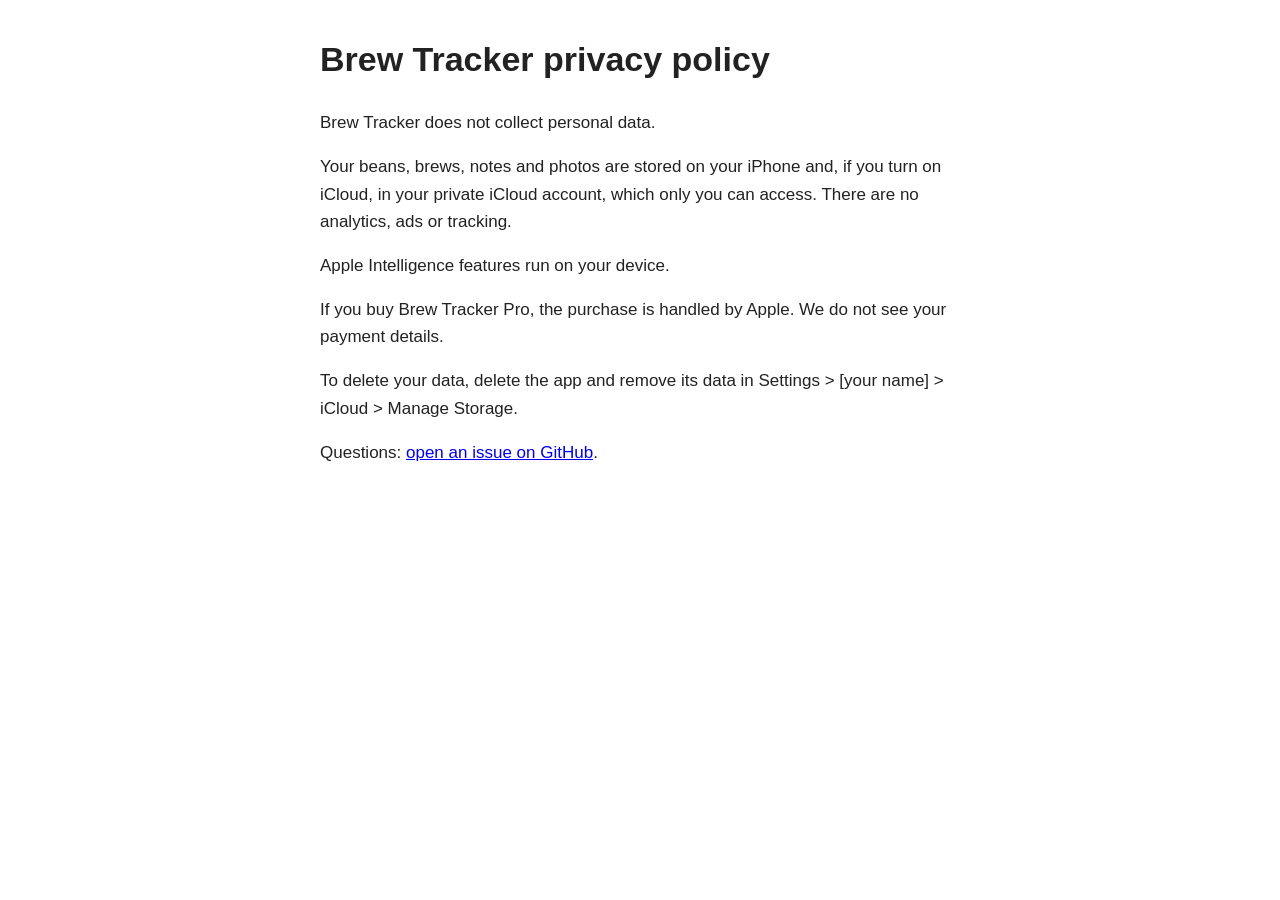
<file: privacy.html>
<!doctype html>
<html lang="en-GB">
<head>
<meta charset="utf-8">
<meta name="viewport" content="width=device-width, initial-scale=1">
<title>Brew Tracker privacy policy</title>
<style>
body{font:17px/1.6 -apple-system,BlinkMacSystemFont,"Segoe UI",sans-serif;max-width:40rem;margin:2rem auto;padding:0 1rem;color:#222;background:#fff}
@media (prefers-color-scheme:dark){body{color:#eee;background:#111}a{color:#8ab4ff}}
</style>
</head>
<body>
<h1>Brew Tracker privacy policy</h1>
<p>Brew Tracker does not collect personal data.</p>
<p>Your beans, brews, notes and photos are stored on your iPhone and, if you turn on iCloud, in your private iCloud account, which only you can access. There are no analytics, ads or tracking.</p>
<p>Apple Intelligence features run on your device.</p>
<p>If you buy Brew Tracker Pro, the purchase is handled by Apple. We do not see your payment details.</p>
<p>To delete your data, delete the app and remove its data in Settings &gt; [your name] &gt; iCloud &gt; Manage Storage.</p>
<p>Questions: <a href="https://github.com/TeeNyKoH/flaffee-firmware/issues">open an issue on GitHub</a>.</p>
</body>
</html>
</file>
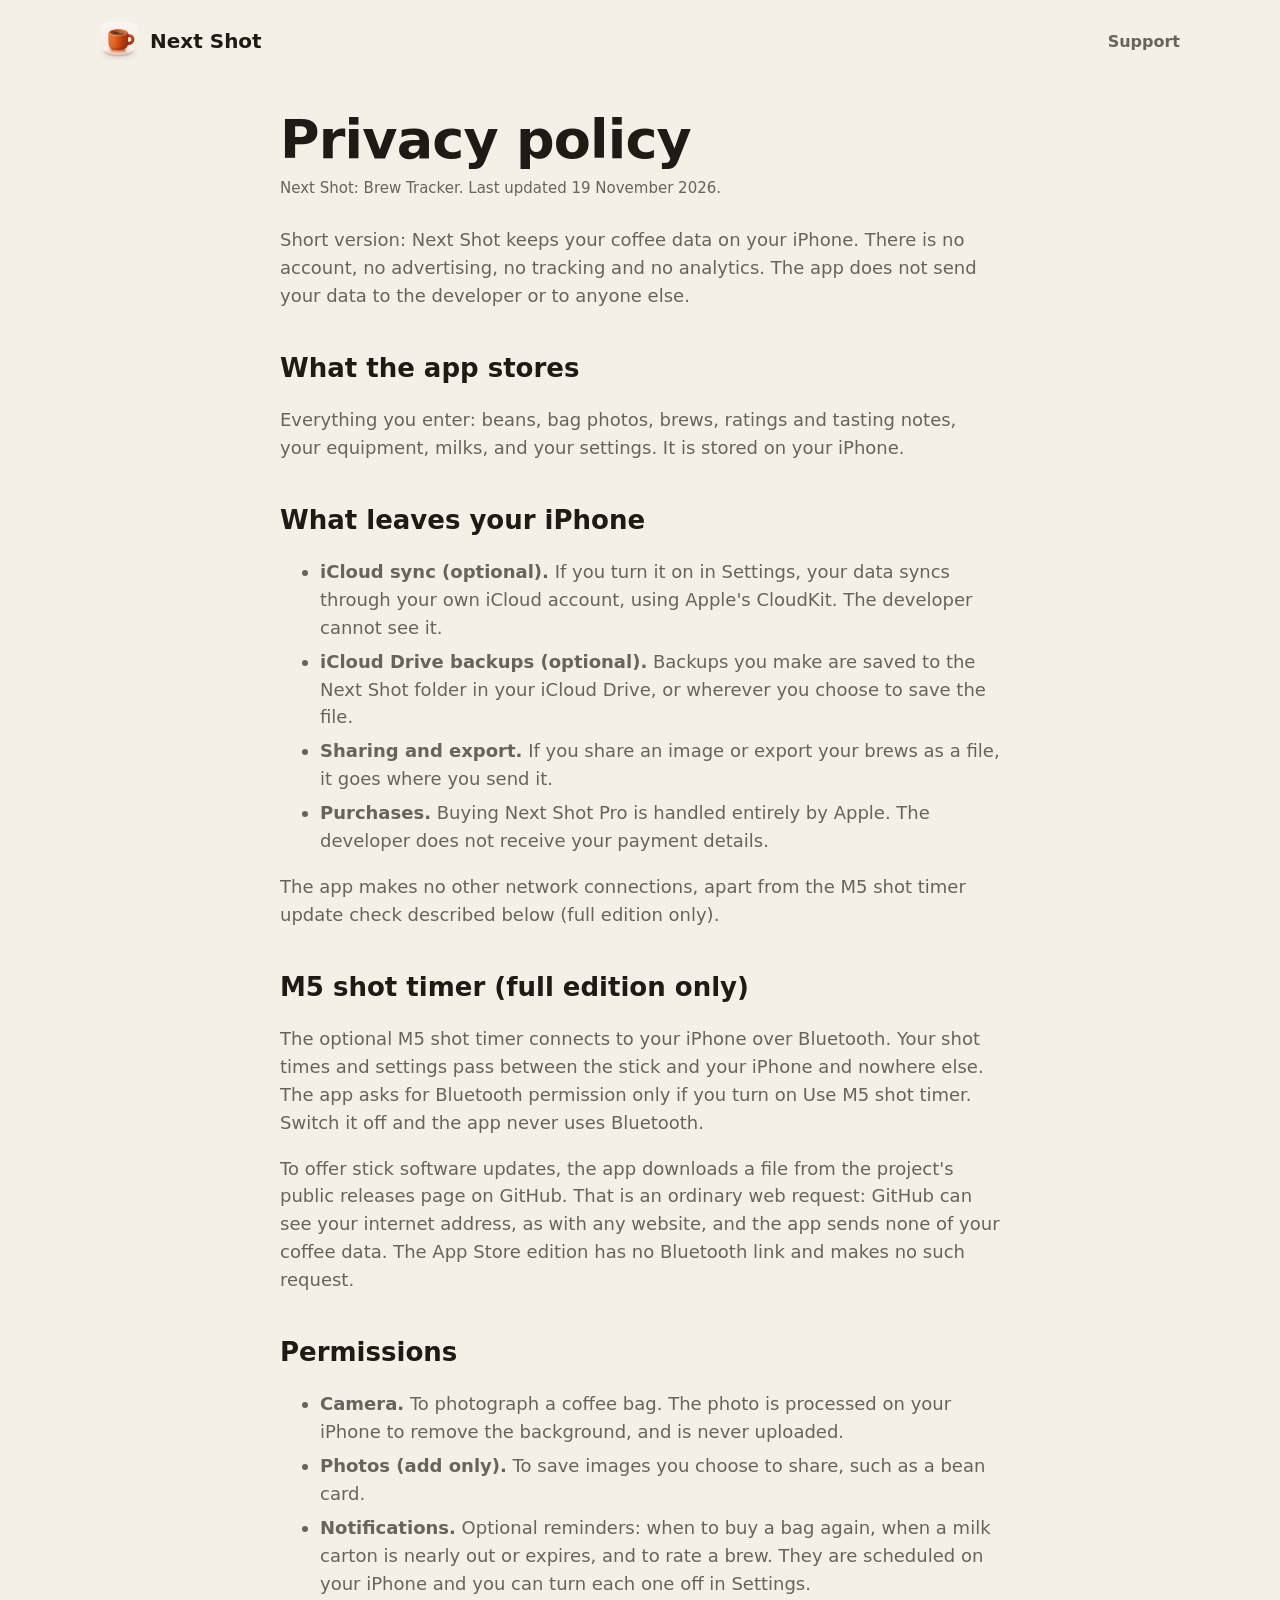
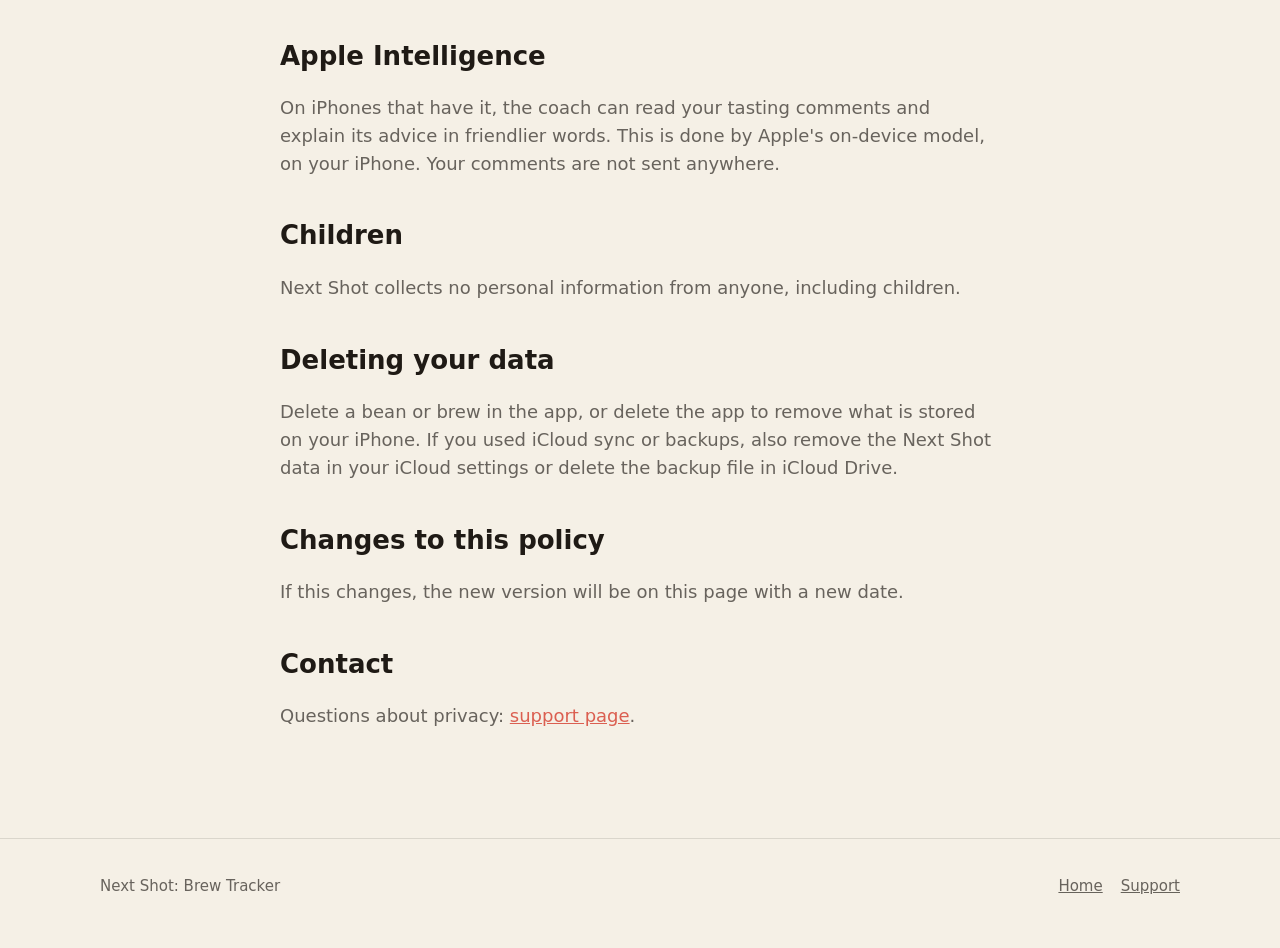
<file: nextshot/privacy.html>
<!doctype html>
<html lang="en-GB">
<head>
<meta charset="utf-8">
<meta name="viewport" content="width=device-width, initial-scale=1">
<meta name="color-scheme" content="light dark">
<title>Privacy policy | Next Shot: Brew Tracker</title>
<meta name="description" content="Next Shot keeps your coffee data on your iPhone. No account, no ads, no tracking.">
<link rel="icon" href="assets/favicon.png">
<link rel="stylesheet" href="style.css?v=6">
</head>
<body>
<header class="top"><div class="wrap">
  <a class="brand" href="./"><img src="assets/icon-512.png" alt="">Next Shot</a>
  <nav><a href="support.html">Support</a></nav>
</div></header>

<main class="doc"><div class="narrow">
<h1>Privacy policy</h1>
<p class="meta">Next Shot: Brew Tracker. Last updated 19 November 2026.</p>

<p>Short version: Next Shot keeps your coffee data on your iPhone. There is no account, no advertising, no tracking and no analytics. The app does not send your data to the developer or to anyone else.</p>

<h2>What the app stores</h2>
<p>Everything you enter: beans, bag photos, brews, ratings and tasting notes, your equipment, milks, and your settings. It is stored on your iPhone.</p>

<h2>What leaves your iPhone</h2>
<ul>
  <li><strong>iCloud sync (optional).</strong> If you turn it on in Settings, your data syncs through your own iCloud account, using Apple's CloudKit. The developer cannot see it.</li>
  <li><strong>iCloud Drive backups (optional).</strong> Backups you make are saved to the Next Shot folder in your iCloud Drive, or wherever you choose to save the file.</li>
  <li><strong>Sharing and export.</strong> If you share an image or export your brews as a file, it goes where you send it.</li>
  <li><strong>Purchases.</strong> Buying Next Shot Pro is handled entirely by Apple. The developer does not receive your payment details.</li>
</ul>
<p>The app makes no other network connections, apart from the M5 shot timer update check described below (full edition only).</p>

<h2>M5 shot timer (full edition only)</h2>
<p>The optional M5 shot timer connects to your iPhone over Bluetooth. Your shot times and settings pass between the stick and your iPhone and nowhere else. The app asks for Bluetooth permission only if you turn on Use M5 shot timer. Switch it off and the app never uses Bluetooth.</p>
<p>To offer stick software updates, the app downloads a file from the project's public releases page on GitHub. That is an ordinary web request: GitHub can see your internet address, as with any website, and the app sends none of your coffee data. The App Store edition has no Bluetooth link and makes no such request.</p>

<h2>Permissions</h2>
<ul>
  <li><strong>Camera.</strong> To photograph a coffee bag. The photo is processed on your iPhone to remove the background, and is never uploaded.</li>
  <li><strong>Photos (add only).</strong> To save images you choose to share, such as a bean card.</li>
  <li><strong>Notifications.</strong> Optional reminders: when to buy a bag again, when a milk carton is nearly out or expires, and to rate a brew. They are scheduled on your iPhone and you can turn each one off in Settings.</li>
</ul>

<h2>Apple Intelligence</h2>
<p>On iPhones that have it, the coach can read your tasting comments and explain its advice in friendlier words. This is done by Apple's on-device model, on your iPhone. Your comments are not sent anywhere.</p>

<h2>Children</h2>
<p>Next Shot collects no personal information from anyone, including children.</p>

<h2>Deleting your data</h2>
<p>Delete a bean or brew in the app, or delete the app to remove what is stored on your iPhone. If you used iCloud sync or backups, also remove the Next Shot data in your iCloud settings or delete the backup file in iCloud Drive.</p>

<h2>Changes to this policy</h2>
<p>If this changes, the new version will be on this page with a new date.</p>

<h2>Contact</h2>
<p>Questions about privacy: <a href="support.html">support page</a>.</p>
</div></main>

<footer><div class="wrap">
  <span>Next Shot: Brew Tracker</span>
  <span><a href="./">Home</a><a href="support.html">Support</a></span>
</div></footer>
</body>
</html>
</file>
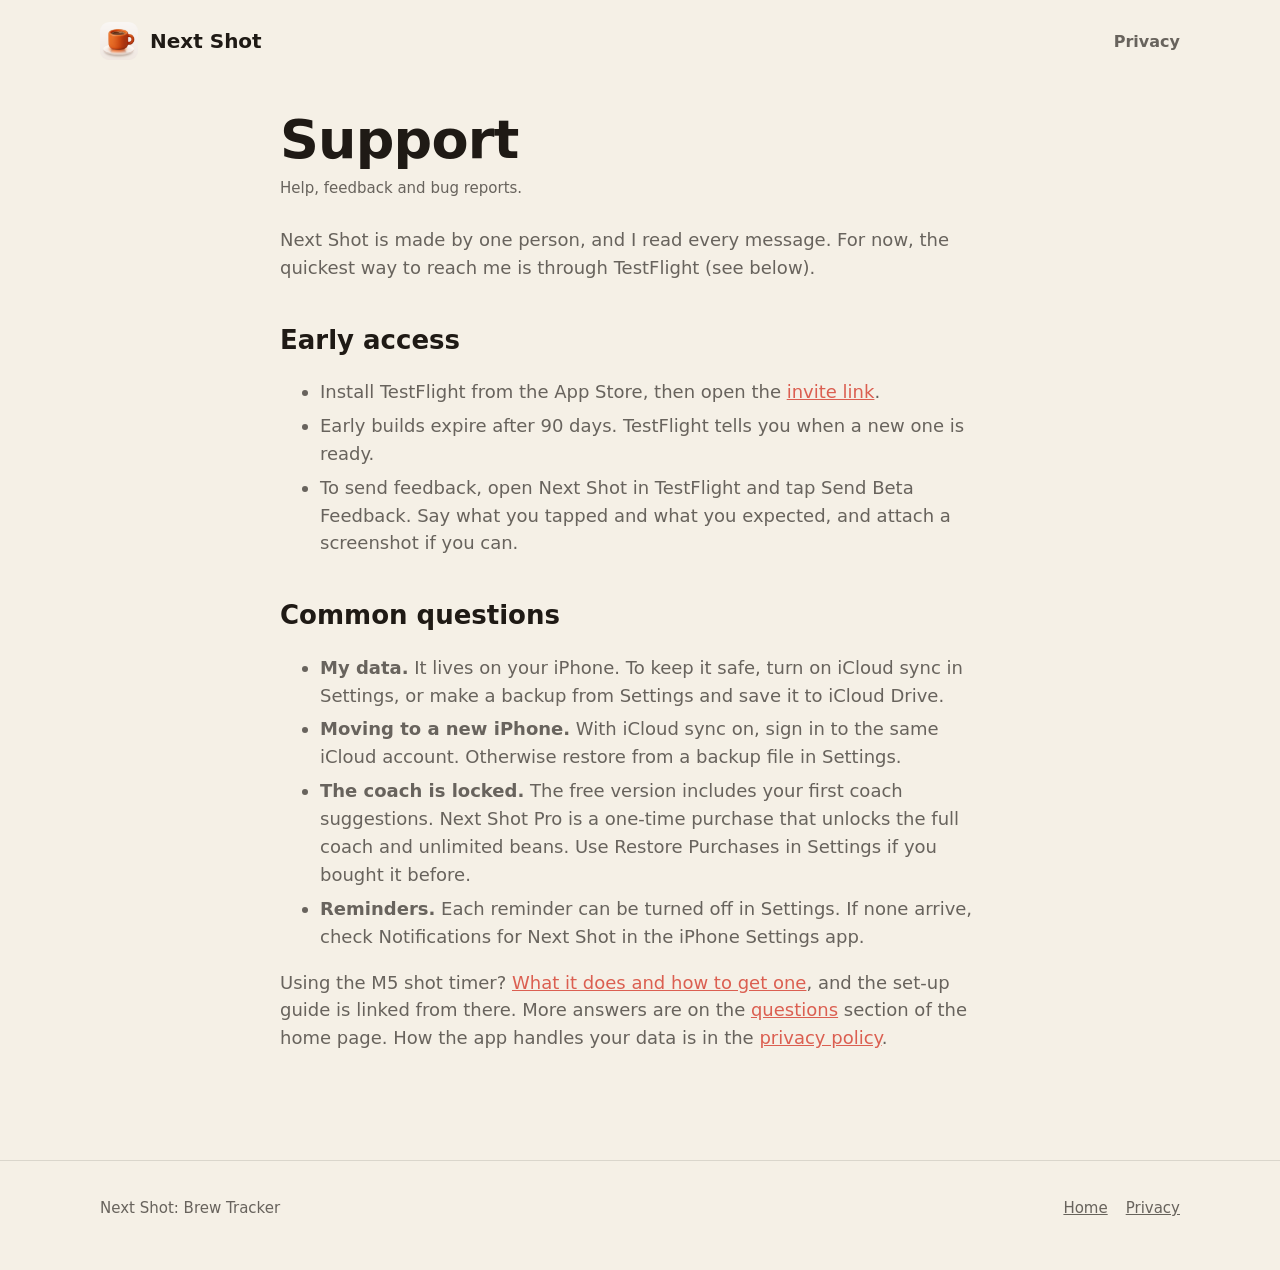
<file: nextshot/support.html>
<!doctype html>
<html lang="en-GB">
<head>
<meta charset="utf-8">
<meta name="viewport" content="width=device-width, initial-scale=1">
<meta name="color-scheme" content="light dark">
<title>Support | Next Shot: Brew Tracker</title>
<meta name="description" content="Help with Next Shot: Brew Tracker, early access and feedback.">
<link rel="icon" href="assets/favicon.png">
<link rel="stylesheet" href="style.css?v=6">
</head>
<body>
<header class="top"><div class="wrap">
  <a class="brand" href="./"><img src="assets/icon-512.png" alt="">Next Shot</a>
  <nav><a href="privacy.html">Privacy</a></nav>
</div></header>

<main class="doc"><div class="narrow">
<h1>Support</h1>
<p class="meta">Help, feedback and bug reports.</p>

<p>Next Shot is made by one person, and I read every message. For now, the quickest way to reach me is through TestFlight (see below).</p>

<h2>Early access</h2>
<ul>
  <li>Install TestFlight from the App Store, then open the <a href="https://testflight.apple.com/join/P4kzc7nD">invite link</a>.</li>
  <li>Early builds expire after 90 days. TestFlight tells you when a new one is ready.</li>
  <li>To send feedback, open Next Shot in TestFlight and tap Send Beta Feedback. Say what you tapped and what you expected, and attach a screenshot if you can.</li>
</ul>

<h2>Common questions</h2>
<ul>
  <li><strong>My data.</strong> It lives on your iPhone. To keep it safe, turn on iCloud sync in Settings, or make a backup from Settings and save it to iCloud Drive.</li>
  <li><strong>Moving to a new iPhone.</strong> With iCloud sync on, sign in to the same iCloud account. Otherwise restore from a backup file in Settings.</li>
  <li><strong>The coach is locked.</strong> The free version includes your first coach suggestions. Next Shot Pro is a one-time purchase that unlocks the full coach and unlimited beans. Use Restore Purchases in Settings if you bought it before.</li>
  <li><strong>Reminders.</strong> Each reminder can be turned off in Settings. If none arrive, check Notifications for Next Shot in the iPhone Settings app.</li>
</ul>

<p>Using the M5 shot timer? <a href="m5/">What it does and how to get one</a>, and the set-up guide is linked from there. More answers are on the <a href="./#questions">questions</a> section of the home page. How the app handles your data is in the <a href="privacy.html">privacy policy</a>.</p>
</div></main>

<footer><div class="wrap">
  <span>Next Shot: Brew Tracker</span>
  <span><a href="./">Home</a><a href="privacy.html">Privacy</a></span>
</div></footer>
</body>
</html>
</file>
<file: nextshot/style.css>
/* Next Shot site. Colours and type follow the app (design/tokens.json): cream and espresso, orange accent, rounded type. */
:root {
  --bg: #f5f0e6;
  --card: #fffcf6;
  --ink: #1f1a15;
  --ink2: rgba(31, 26, 21, 0.66);
  --line: rgba(31, 26, 21, 0.12);
  --accent: #db5f51;
  --on-accent: #ffffff;
  --espresso: #2b1a12;
  --crema: #e9c18a;
  --milk: #f3e6c8;
  --shadow: 0 30px 60px -20px rgba(43, 26, 18, 0.35);
}
@media (prefers-color-scheme: dark) {
  :root {
    --bg: #14110e;
    --card: #201c18;
    --ink: #f5efe6;
    --ink2: rgba(245, 239, 230, 0.66);
    --line: rgba(245, 239, 230, 0.14);
    --accent: #e8705f;
    --shadow: 0 30px 60px -20px rgba(0, 0, 0, 0.7);
  }
}
* { box-sizing: border-box; }
html { scroll-behavior: smooth; }
body {
  margin: 0;
  background: var(--bg);
  color: var(--ink);
  font-family: ui-rounded, "SF Pro Rounded", system-ui, -apple-system, "Segoe UI", sans-serif;
  font-size: 18px;
  line-height: 1.55;
  -webkit-font-smoothing: antialiased;
}
img { max-width: 100%; height: auto; display: block; }
a { color: var(--accent); }
.wrap { width: min(1080px, 100% - 48px); margin: 0 auto; }
.narrow { width: min(720px, 100% - 48px); margin: 0 auto; }

header.top { padding: 22px 0; }
header.top .wrap { display: flex; align-items: center; justify-content: space-between; gap: 16px; }
.brand { display: flex; align-items: center; gap: 12px; color: var(--ink); text-decoration: none; font-weight: 800; font-size: 20px; }
.brand img { width: 38px; height: 38px; border-radius: 9px; }
nav a { color: var(--ink2); text-decoration: none; margin-left: 22px; font-weight: 600; font-size: 16px; }
nav a:hover { color: var(--ink); }

.btn {
  display: inline-block; background: var(--accent); color: var(--on-accent); text-decoration: none;
  font-weight: 800; font-size: 18px; padding: 16px 28px; border-radius: 999px;
  box-shadow: 0 14px 30px -12px rgba(219, 95, 81, 0.7); transition: transform 0.15s ease;
}
.btn:hover { transform: translateY(-2px); }
.btn.small { font-size: 16px; padding: 11px 20px; box-shadow: none; }
.note { color: var(--ink2); font-size: 15px; margin-top: 14px; }

.hero { padding: 36px 0 70px; }
.hero .wrap { display: grid; grid-template-columns: minmax(0, 1.05fr) minmax(0, 0.95fr); gap: 40px; align-items: center; }
.hero h1 { font-size: clamp(42px, 6.2vw, 74px); line-height: 1.02; letter-spacing: -0.02em; margin: 0 0 18px; font-weight: 800; }
.hero p.lead { font-size: 21px; color: var(--ink2); max-width: 30em; margin: 0 0 28px; }
.hero .shot { justify-self: center; }

.phone {
  border: 10px solid #0c0a08; border-radius: 52px; overflow: hidden; background: #0c0a08;
  box-shadow: var(--shadow); width: min(330px, 78vw);
}
.phone img { width: 100%; }
.duo {
  border: 10px solid #0c0a08; border-radius: 34px; overflow: hidden; background: #0c0a08; box-shadow: var(--shadow);
}

section.feature { padding: 70px 0; }
section.feature .wrap { display: grid; grid-template-columns: minmax(0, 1fr) minmax(0, 1fr); gap: 56px; align-items: center; }
section.feature.flip .shot { order: -1; }
section.feature .shot { justify-self: center; }
section.feature h2 { font-size: clamp(32px, 4.4vw, 48px); line-height: 1.05; letter-spacing: -0.015em; margin: 0 0 14px; font-weight: 800; }
section.feature p { color: var(--ink2); font-size: 20px; margin: 0 0 12px; }
.kicker { text-transform: uppercase; letter-spacing: 0.12em; font-size: 13px; font-weight: 800; color: var(--accent); margin-bottom: 10px; }

section.dark { background: var(--espresso); color: var(--milk); }
section.dark p { color: rgba(243, 230, 200, 0.78); }
section.dark .kicker { color: var(--crema); }

section.duo-section { padding: 80px 0; }
section.duo-section .head { text-align: center; max-width: 640px; margin: 0 auto 40px; }
section.duo-section h2 { font-size: clamp(32px, 4.4vw, 48px); margin: 0 0 12px; line-height: 1.05; font-weight: 800; }
section.duo-section .head p { color: rgba(243, 230, 200, 0.78); font-size: 20px; margin: 0; }
.duo-grid { display: grid; grid-template-columns: repeat(3, minmax(0, 1fr)); gap: 22px; width: min(1180px, 100% - 48px); margin: 0 auto; }
.duo-grid figure { margin: 0; min-width: 0; }
.duo-grid figcaption { text-align: center; color: rgba(243, 230, 200, 0.78); font-size: 16px; margin-top: 14px; }

.faq { padding: 80px 0; }
.faq h2 { font-size: clamp(32px, 4.4vw, 48px); margin: 0 0 28px; font-weight: 800; letter-spacing: -0.015em; }
details { background: var(--card); border: 1px solid var(--line); border-radius: 18px; padding: 4px 22px; margin-bottom: 12px; }
summary { cursor: pointer; font-weight: 700; font-size: 19px; padding: 16px 0; list-style: none; display: flex; justify-content: space-between; gap: 16px; }
summary::-webkit-details-marker { display: none; }
summary::after { content: "+"; color: var(--accent); font-size: 26px; line-height: 1; }
details[open] summary::after { content: "\2212"; }
details p { margin: 0 0 18px; color: var(--ink2); }

.cta { text-align: center; padding: 90px 0 100px; }
.cta h2 { font-size: clamp(34px, 5vw, 56px); margin: 0 0 22px; line-height: 1.05; font-weight: 800; }

footer { border-top: 1px solid var(--line); padding: 36px 0 50px; color: var(--ink2); font-size: 15px; }
footer .wrap { display: flex; justify-content: space-between; flex-wrap: wrap; gap: 14px; }
footer a { color: var(--ink2); margin-left: 18px; }

/* App Store placeholder with a "coming soon" chip */
.actions { display: flex; flex-wrap: wrap; align-items: center; gap: 14px; }
.actions.center { justify-content: center; }
.store {
  position: relative; display: inline-flex; flex-direction: column; justify-content: center; line-height: 1.05;
  background: #0c0a08; color: #fff; border-radius: 14px; padding: 9px 22px 9px 22px; min-width: 176px; height: 58px;
  border: 1px solid rgba(255, 255, 255, 0.22); cursor: default; opacity: 0.92;
}
.store-top { font-size: 11px; letter-spacing: 0.02em; opacity: 0.85; }
.store-main { font-size: 24px; font-weight: 700; letter-spacing: -0.01em; }
.chip {
  position: absolute; top: -11px; right: -8px; background: var(--crema); color: var(--espresso); font-size: 12px;
  font-weight: 800; padding: 4px 10px; border-radius: 999px; box-shadow: 0 6px 14px -6px rgba(0, 0, 0, 0.5);
  transform: rotate(4deg); white-space: nowrap;
}

/* Text pages */
.doc { padding: 30px 0 90px; }
.doc h1 { font-size: clamp(36px, 5vw, 54px); line-height: 1.05; margin: 0 0 8px; font-weight: 800; letter-spacing: -0.015em; }
.doc h2 { font-size: 26px; margin: 38px 0 10px; font-weight: 800; }
.doc p, .doc li { color: var(--ink2); }
.doc .meta { color: var(--ink2); font-size: 15px; margin: 0 0 26px; }
.doc li { margin-bottom: 6px; }

@media (max-width: 820px) {
  .hero .wrap, section.feature .wrap { grid-template-columns: minmax(0, 1fr); gap: 34px; }
  section.feature.flip .shot { order: 0; }
  .duo-grid { grid-template-columns: minmax(0, 1fr); }
  nav a:not(.btn) { display: none; }
  .hero { padding-top: 12px; }
}

/* Fun bits: greeting, launch glass, coach demo, bean rain, reveals */
.greet { display: flex; align-items: center; gap: 10px; margin: 0 0 14px; font-weight: 700; color: var(--ink2); }
.sun { width: 12px; height: 12px; border-radius: 50%; background: var(--accent); box-shadow: 0 0 0 0 rgba(219, 95, 81, 0.5); animation: pulse 2.4s ease-out infinite; }
@keyframes pulse { 0% { box-shadow: 0 0 0 0 rgba(219, 95, 81, 0.5); } 70%, 100% { box-shadow: 0 0 0 14px rgba(219, 95, 81, 0); } }
.phone { transition: transform 0.18s ease-out; will-change: transform; }
.brand img { cursor: pointer; }
.jiggle { animation: jiggle 0.4s ease; }
@keyframes jiggle { 0%, 100% { transform: rotate(0); } 25% { transform: rotate(-14deg) scale(1.08); } 60% { transform: rotate(10deg) scale(1.08); } }

#launch { display: none; position: fixed; inset: 0; z-index: 100; background: var(--bg); align-items: center; justify-content: center; overflow: hidden; cursor: pointer; }
#launch.on { display: flex; }
html.launching { overflow: hidden; }
.glassfx { position: relative; z-index: 2; width: clamp(150px, 22vw, 240px); height: auto; transform-origin: 22% 33%; }
.liq { animation: rise 1.4s cubic-bezier(.3, .6, .3, 1) forwards; }
.liq.crem { animation-name: rise-crema; }
@keyframes rise { to { transform: translateY(-78px); } }
@keyframes rise-crema { to { transform: translateY(-83px); } }
.drip { animation: drip 0.5s ease-in infinite; }
@keyframes drip { 0% { transform: translateY(0); opacity: 0; } 15% { opacity: 1; } 100% { transform: translateY(70px); opacity: 0; } }
#launch.pour .glassfx { animation: tip 0.5s ease-in forwards; }
@keyframes tip { to { transform: rotate(-62deg); opacity: 0; } }
#launch.pour .drip { display: none; }
.wave { position: absolute; left: 0; right: 0; top: 0; height: 220%; background: linear-gradient(#e9c18a 0 8px, #3a2318 8px); transform: translateY(-100%); z-index: 3; }
#launch.pour .wave { animation: flood 1s ease-in forwards; }
@keyframes flood { 0% { transform: translateY(-100%); } 45% { transform: translateY(-50%); } 100% { transform: translateY(0); } }
#launch.pour { animation: out 0.2s 0.85s forwards; background: transparent; }
@keyframes out { to { opacity: 0; } }

section.try { padding: 80px 0 40px; }
section.try h2 { font-size: clamp(32px, 4.4vw, 48px); margin: 0 0 12px; line-height: 1.05; font-weight: 800; letter-spacing: -0.015em; }
section.try .sub { color: var(--ink2); font-size: 20px; margin: 0 0 28px; }
.demo { display: grid; grid-template-columns: 240px minmax(0, 1fr); gap: 28px; align-items: center; background: var(--card); border: 1px solid var(--line); border-radius: 28px; padding: 28px; box-shadow: var(--shadow); }
.dial { position: relative; width: 220px; height: 220px; justify-self: center; }
.dial svg { display: block; }
#ring { transition: stroke-dashoffset 0.25s ease, stroke 0.25s ease; }
#fill { transition: y 0.25s ease; }
.readout { position: absolute; inset: 0; display: flex; align-items: baseline; justify-content: center; align-content: center; gap: 4px; padding-top: 78px; font-family: ui-monospace, "SF Mono", Menlo, monospace; }
.readout b { font-size: 54px; color: #fffcf6; text-shadow: 0 1px 8px rgba(0, 0, 0, 0.45); }
.readout span { font-size: 20px; color: #fffcf6; opacity: 0.85; }
.lbl { font-family: ui-monospace, "SF Mono", Menlo, monospace; font-size: 12px; letter-spacing: 0.1em; text-transform: uppercase; color: var(--ink2); margin: 14px 0 8px; display: block; }
.panel .lbl:first-child { margin-top: 0; }
input[type=range] { width: 100%; accent-color: var(--accent); height: 28px; }
.ticks { display: flex; justify-content: space-between; font-family: ui-monospace, Menlo, monospace; font-size: 12px; color: var(--ink2); margin-top: -2px; }
.stars { display: flex; gap: 6px; }
.star { background: none; border: 0; font-size: 30px; line-height: 1; cursor: pointer; color: var(--line); padding: 2px; transition: transform 0.15s ease, color 0.15s ease; }
.star:hover { transform: scale(1.18); }
.star.on { color: #e9a93a; }
.coach { margin-top: 18px; padding-top: 4px; border-top: 1px solid var(--line); }
.movewrap { display: flex; align-items: baseline; justify-content: space-between; gap: 12px; flex-wrap: wrap; }
#move { font-size: 30px; font-weight: 800; letter-spacing: -0.01em; }
#move.ok { color: #3d9a5a; } #move.warn { color: #c9962a; } #move.hot { color: var(--accent); }
code { font-family: ui-monospace, Menlo, monospace; font-size: 22px; color: var(--ink); }
#why { margin: 8px 0 0; color: var(--ink2); font-size: 17px; min-height: 3.2em; }

.rain { position: fixed; inset: 0; pointer-events: none; overflow: hidden; z-index: 90; }
.rain i { position: absolute; top: -40px; width: 16px; height: 24px; border-radius: 50% 50% 50% 50% / 60% 60% 40% 40%; background: #5a3a24; box-shadow: inset -3px -3px 0 rgba(0, 0, 0, 0.25); transform: scale(var(--s)) rotate(var(--r)); animation: fall 3s linear forwards; }
.rain i::after { content: ""; position: absolute; left: 50%; top: 12%; bottom: 12%; width: 2px; margin-left: -1px; background: rgba(0, 0, 0, 0.35); border-radius: 2px; transform: rotate(8deg); }
@keyframes fall { to { transform: translateY(110vh) scale(var(--s)) rotate(calc(var(--r) + 540deg)); } }
#toast { position: fixed; left: 50%; bottom: 28px; transform: translate(-50%, 140%); background: #0c0a08; color: var(--milk); padding: 14px 22px; border-radius: 999px; font-weight: 700; z-index: 95; transition: transform 0.4s cubic-bezier(.2, .9, .3, 1.2); max-width: calc(100% - 32px); text-align: center; font-size: 15px; }
#toast.show { transform: translate(-50%, 0); }

.reveal { opacity: 0; transform: translateY(26px); transition: opacity 0.7s ease, transform 0.7s cubic-bezier(.2, .8, .2, 1); }
.reveal.in { opacity: 1; transform: none; }

@media (max-width: 820px) { .demo { grid-template-columns: minmax(0, 1fr); padding: 22px; } }
@media (prefers-reduced-motion: reduce) {
  .reveal { opacity: 1; transform: none; transition: none; }
  .sun, .jiggle { animation: none; }
  #launch { display: none !important; }
}

/* Hero: the 3D bag stage, the card that pulls a shot, the liquid headline, the belt, steam, drifting beans */
.hero { position: relative; overflow: hidden; }
.hero::before { content: ""; position: absolute; inset: 0; z-index: 0; pointer-events: none;
  background: radial-gradient(520px circle at var(--mx, 72%) var(--my, 30%), rgba(219, 95, 81, 0.18), transparent 70%); }
.hero .wrap { position: relative; z-index: 1; }
.hero .wrap > div:first-child { position: relative; z-index: 2; }

.hero h1 .ln { display: inline-block; opacity: 0; transform: translateY(0.5em); animation: rise-in 0.7s cubic-bezier(.2, .8, .2, 1) forwards; }
.hero h1 .ln:nth-child(1) { animation-delay: 0.05s; }
.hero h1 .ln:nth-child(2) { animation-delay: 0.2s; }
.hero h1 .ln:nth-child(3) { animation-delay: 0.35s; }
html.launching .hero h1 .ln { animation-delay: 2.4s; }
@keyframes rise-in { to { opacity: 1; transform: none; } }
@property --lvl { syntax: "<percentage>"; inherits: false; initial-value: 0%; }
.liq { color: var(--accent); background: linear-gradient(0deg, var(--accent) 0 var(--lvl), var(--ink) var(--lvl) 100%);
  -webkit-background-clip: text; background-clip: text; -webkit-text-fill-color: transparent; animation: pull 5s ease-in-out infinite; }
@keyframes pull { 0% { --lvl: 0%; } 45%, 70% { --lvl: 100%; } 100% { --lvl: 0%; } }

.greet, .hero .lead, .hero .actions, .hero .note { opacity: 0; animation: rise-in 0.7s ease forwards; }
.greet { animation-delay: 0s; } .hero .lead { animation-delay: 0.55s; } .hero .actions { animation-delay: 0.7s; } .hero .note { animation-delay: 0.85s; }
html.launching .greet, html.launching .hero .lead, html.launching .hero .actions, html.launching .hero .note { animation-delay: 2.6s; }

.bgbean { position: absolute; z-index: 0; width: 18px; height: 26px; border-radius: 50% 50% 50% 50% / 60% 60% 40% 40%; background: #5a3a24; opacity: 0.16;
  transform: scale(var(--s)); animation: drift 12s ease-in-out infinite; pointer-events: none; }
.bgbean::after { content: ""; position: absolute; left: 50%; top: 14%; bottom: 14%; width: 2px; margin-left: -1px; background: rgba(0, 0, 0, 0.4); border-radius: 2px; }
@keyframes drift { 0%, 100% { transform: translateY(0) rotate(0) scale(var(--s)); } 50% { transform: translateY(-34px) rotate(160deg) scale(var(--s)); } }

.stage { position: relative; height: 600px; width: 100%; }
.stage .glow { position: absolute; left: 6%; right: 0; top: 8%; bottom: 6%; background: radial-gradient(closest-side, rgba(219, 95, 81, 0.28), transparent 72%); filter: blur(10px); animation: breathe 6s ease-in-out infinite; }
@keyframes breathe { 0%, 100% { transform: scale(1); opacity: 0.8; } 50% { transform: scale(1.08); opacity: 1; } }
.stage .phone { position: absolute; right: 0; top: 4px; width: min(290px, 58%); transition: transform 0.18s ease-out; animation: bob 7s ease-in-out infinite; }
@keyframes bob { 0%, 100% { translate: 0 0; } 50% { translate: 0 -10px; } }

.bagwrap { position: absolute; left: -8%; bottom: 74px; width: 240px; height: 356px; perspective: 900px; touch-action: pan-y; cursor: grab; z-index: 3; outline: none; user-select: none; -webkit-user-select: none; }
.bagwrap.grab { cursor: grabbing; }
.bagwrap:focus-visible { outline: 3px solid var(--accent); outline-offset: 8px; border-radius: 24px; }
.bag3d { position: relative; width: 100%; height: 100%; transform-style: preserve-3d; will-change: transform; }
.bag3d img { position: absolute; inset: 0; width: 100%; height: 100%; object-fit: contain; pointer-events: none; -webkit-user-drag: none; }
.bag3d .edge { filter: brightness(0.5) saturate(0.9); }
.bag3d .face { backface-visibility: hidden; -webkit-backface-visibility: hidden; }
.bagshadow { position: absolute; left: 50%; bottom: -26px; width: 78%; height: 22px; border-radius: 50%; background: radial-gradient(closest-side, rgba(0, 0, 0, 0.5), transparent); transform: translateX(-50%); filter: blur(4px); }
.hint { position: absolute; left: 50%; bottom: -96px; transform: translateX(-50%); white-space: nowrap; font-family: ui-monospace, Menlo, monospace; font-size: 12px; letter-spacing: 0.08em; text-transform: uppercase; color: var(--ink2); transition: opacity 0.5s ease; }
.hint.gone { opacity: 0; }
.bagwrap.rattle { animation: rattle 0.6s ease; }
@keyframes rattle { 0%, 100% { translate: 0 0; rotate: 0; } 15% { translate: -7px 0; rotate: -4deg; } 30% { translate: 7px -4px; rotate: 4deg; } 45% { translate: -6px 0; rotate: -3deg; } 60% { translate: 5px -2px; rotate: 3deg; } 80% { translate: -2px 0; rotate: -1deg; } }
.pop { position: absolute; top: 4%; width: 14px; height: 20px; border-radius: 50% 50% 50% 50% / 60% 60% 40% 40%; background: #5a3a24; pointer-events: none; animation: pop 1.2s cubic-bezier(.2, .7, .4, 1) forwards; }
@keyframes pop { 0% { transform: translate(0, 0) rotate(0); opacity: 1; } 55% { transform: translate(var(--dx), var(--dy)) rotate(var(--r)); opacity: 1; } 100% { transform: translate(calc(var(--dx) * 1.2), 160px) rotate(calc(var(--r) * 2)); opacity: 0; } }

.pick { position: absolute; left: -4%; bottom: 0; display: flex; gap: 8px; z-index: 4; }
.chip-bag { background: var(--card); border: 2px solid var(--line); border-radius: 14px; padding: 4px 6px; cursor: pointer; transition: transform 0.15s ease, border-color 0.15s ease; }
.chip-bag img { display: block; height: 44px; width: auto; }
.chip-bag:hover { transform: translateY(-3px); }
.chip-bag.on { border-color: var(--accent); }
.shake { position: absolute; left: 232px; bottom: 96px; z-index: 4; background: var(--espresso); color: var(--milk); border: 0; border-radius: 999px; padding: 9px 16px; font: inherit; font-weight: 800; font-size: 14px; cursor: pointer; box-shadow: 0 10px 20px -10px rgba(0, 0, 0, 0.6); }
.shake:hover { background: var(--accent); color: #fff; }

.floatcard { position: absolute; left: -2%; top: 18px; z-index: 5; width: 230px; background: var(--card); border: 1px solid var(--line); border-radius: 20px; padding: 14px 16px; box-shadow: var(--shadow); animation: bob 6s ease-in-out infinite reverse; }
.fc-top { display: flex; align-items: center; gap: 10px; }
.fc-ring { position: relative; width: 44px; height: 44px; flex: none; }
.fc-ring svg { display: block; } #fcring { transition: stroke 0.2s ease; }
.fc-ring b { position: absolute; inset: 0; display: flex; align-items: center; justify-content: center; font-family: ui-monospace, Menlo, monospace; font-size: 14px; }
.fc-lbl { font-family: ui-monospace, Menlo, monospace; font-size: 11px; letter-spacing: 0.1em; text-transform: uppercase; color: var(--ink2); }
.fc-move { display: flex; align-items: baseline; justify-content: space-between; gap: 8px; margin-top: 8px; min-height: 28px; }
.fc-move strong { font-size: 20px; font-weight: 800; letter-spacing: -0.01em; } .fc-move code { font-size: 14px; }
.floatcard p { margin: 4px 0 0; font-size: 14px; color: var(--ink2); line-height: 1.35; }
.floatcard.answered .fc-move strong { animation: pop-in 0.35s cubic-bezier(.2, .9, .3, 1.3); }
@keyframes pop-in { from { transform: scale(0.8); opacity: 0; } to { transform: none; opacity: 1; } }

.belt { overflow: hidden; padding: 6px 0 26px; mask-image: linear-gradient(90deg, transparent, #000 8%, #000 92%, transparent); -webkit-mask-image: linear-gradient(90deg, transparent, #000 8%, #000 92%, transparent); }
.belt .track { display: flex; gap: 46px; width: max-content; animation: belt 48s linear infinite; }
.belt:hover .track { animation-play-state: paused; }
.belt figure { margin: 0; text-align: center; flex: none; }
.belt img { display: block; height: 110px; width: auto; margin: 0 auto 6px; filter: drop-shadow(0 10px 10px rgba(0, 0, 0, 0.3)); transition: transform 0.2s ease; }
.belt figure:hover img { transform: translateY(-8px) rotate(-3deg); }
.belt figcaption { font-family: ui-monospace, Menlo, monospace; font-size: 11px; letter-spacing: 0.1em; text-transform: uppercase; color: var(--ink2); }
@keyframes belt { to { transform: translateX(-50%); } }

.cupwrap { position: relative; display: inline-flex; }
.steam { position: absolute; left: 6px; right: 6px; top: -4px; height: 18px; pointer-events: none; display: flex; justify-content: space-between; padding: 0 5px; }
.steam i { width: 3px; height: 14px; border-radius: 3px; background: var(--ink2); opacity: 0; filter: blur(1.2px); animation: wisp 4.2s ease-in-out infinite; }
.steam i:nth-child(2) { animation-delay: 0.7s; height: 18px; } .steam i:nth-child(3) { animation-delay: 1.4s; }
@keyframes wisp { 0% { transform: translateY(8px) scaleY(0.6); opacity: 0; } 30% { opacity: 0.55; } 100% { transform: translateY(-16px) scaleY(1.2); opacity: 0; } }

@media (max-width: 820px) {
  .stage { height: auto; display: flex; flex-direction: column; align-items: center; gap: 22px; padding-top: 10px; }
  .stage .glow { display: none; }
  .floatcard { position: relative; left: 0; top: 0; order: 1; width: min(300px, 100%); }
  .bagwrap { position: relative; left: 0; bottom: 0; order: 2; width: 240px; height: 360px; margin-bottom: 78px; }
  .hint { bottom: -50px; font-size: 11px; }
  .pick { position: relative; left: 0; bottom: 0; order: 3; }
  .shake { position: relative; left: 0; bottom: 0; order: 4; }
  .stage .phone { position: relative; order: 5; right: auto; top: 0; width: min(290px, 78vw); margin-top: 12px; }
}
@media (prefers-reduced-motion: reduce) {
  .hero h1 .ln, .greet, .hero .lead, .hero .actions, .hero .note { opacity: 1; animation: none; transform: none; }
  .liq { animation: none; --lvl: 100%; }
  .bgbean, .stage .phone, .stage .glow, .floatcard, .steam i { animation: none; }
  .belt .track { animation: none; overflow-x: auto; }
}
</file>
<file: nextshot/m5.css>
/* M5 tab, interest form. Uses the colour tokens from style.css. */
.m5tab { position: relative; display: inline-block; margin-left: 22px; vertical-align: middle; }
.m5btn { font: inherit; font-weight: 600; font-size: 16px; color: var(--ink2); background: none; border: 0; padding: 0; cursor: pointer; text-align: left; line-height: 1.15; }
.m5btn:hover, .m5btn[aria-expanded="true"] { color: var(--ink); }
.m5btn .m5tag { display: block; font-size: 11px; font-weight: 700; letter-spacing: 0.02em; color: var(--accent); }
.m5menu { display: none; position: absolute; right: 0; top: calc(100% + 12px); min-width: 230px; background: var(--card); border: 1px solid var(--line); border-radius: 16px; box-shadow: var(--shadow); padding: 8px; z-index: 60; }
.m5menu.open { display: block; }
nav .m5menu a, .m5menu button { display: block; width: 100%; text-align: left; margin: 0; padding: 11px 14px; border-radius: 10px; border: 0; background: none; font: inherit; font-weight: 600; font-size: 16px; color: var(--ink); text-decoration: none; cursor: pointer; }
nav .m5menu a:hover, .m5menu button:hover { background: var(--line); }
.m5menu .m5sub { display: block; padding: 6px 14px 8px; font-size: 13px; color: var(--ink2); }
.m5menu .m5interest { color: var(--accent); }

dialog.m5dlg { border: 1px solid var(--line); border-radius: 22px; background: var(--card); color: var(--ink); padding: 0; width: min(460px, 100% - 32px); box-shadow: var(--shadow); }
dialog.m5dlg::backdrop { background: rgba(20, 14, 10, 0.55); }
.m5dlg form, .m5dlg .m5done { padding: 26px 26px 22px; }
.m5dlg h2 { margin: 0 0 6px; font-size: 26px; font-weight: 800; letter-spacing: -0.01em; }
.m5dlg p { margin: 0 0 16px; color: var(--ink2); font-size: 15px; }
.m5dlg label, .m5dlg legend { display: block; font-weight: 700; font-size: 14px; margin: 14px 0 6px; padding: 0; }
.m5dlg fieldset { border: 0; margin: 0; padding: 0; }
.m5dlg input[type=text], .m5dlg input[type=email], .m5dlg input[type=tel], .m5dlg select {
  width: 100%; font: inherit; font-size: 16px; color: var(--ink); background: var(--bg);
  border: 1px solid var(--line); border-radius: 12px; padding: 11px 13px; }
.m5dlg input:focus, .m5dlg select:focus { outline: 2px solid var(--accent); outline-offset: 1px; }
.m5dlg .m5radios { display: flex; gap: 10px; }
.m5dlg .m5radios label { display: flex; align-items: center; gap: 8px; margin: 0; font-weight: 600; flex: 1; border: 1px solid var(--line); border-radius: 12px; padding: 10px 13px; cursor: pointer; background: var(--bg); }
.m5dlg .m5radios input { accent-color: var(--accent); }
.m5dlg .m5hp { position: absolute; left: -9999px; width: 1px; height: 1px; overflow: hidden; }
.m5dlg .m5privacy { font-size: 13px; margin: 14px 0 0; }
.m5dlg .m5err { color: var(--accent); font-weight: 700; font-size: 14px; min-height: 1.2em; margin: 10px 0 0; }
.m5dlg .m5row { display: flex; gap: 10px; margin-top: 14px; }
.m5dlg .m5row .btn { flex: 1; text-align: center; border: 0; cursor: pointer; font-family: inherit; }
.m5dlg .m5cancel { background: none; border: 1px solid var(--line); border-radius: 999px; padding: 11px 20px; font: inherit; font-weight: 700; font-size: 16px; color: var(--ink2); cursor: pointer; }
.m5dlg .btn[disabled] { opacity: 0.6; cursor: default; transform: none; }
.m5dlg .m5done { text-align: center; }
.m5dlg .m5done .btn { border: 0; cursor: pointer; font-family: inherit; }
@media (max-width: 820px) { .m5tab { margin-left: 14px; } .m5btn .m5tag { font-size: 10px; } }

nav .m5menu a { display: block; margin: 0; }

/* Slim M5 band on the main page */
.m5band { background: var(--card); border-top: 1px solid var(--line); border-bottom: 1px solid var(--line); padding: 34px 0; }
.m5band h3 { font-size: clamp(24px, 3vw, 32px); margin: 0 0 6px; font-weight: 800; letter-spacing: -0.01em; }
.m5band p { margin: 0; color: var(--ink2); font-size: 18px; max-width: 640px; }
.m5band .kicker { margin-bottom: 6px; }
</file>
<file: nextshot/m5/m5page.css>
/* M5 explainer page. Builds on ../style.css and ../m5.css. Band colours match the stick. */
:root { --stick: #f26b2b; --stick-dark: #c9531c; --screen: #101010; --band-y: #f2c230; --band-g: #5fd07a; --band-r: #ef5b4c; }
.m5-strip { background: var(--espresso); color: var(--milk); text-align: center; padding: 10px 16px; font-size: 15px; font-weight: 600; }
.m5-strip b { color: var(--crema); }
.m5-strip button { font: inherit; font-weight: 800; color: var(--crema); background: none; border: 0; text-decoration: underline; cursor: pointer; padding: 0 0 0 6px; }

.m5-hero { padding: 40px 0 70px; }
.m5-hero .wrap { display: grid; grid-template-columns: minmax(0, 1.05fr) minmax(0, 0.95fr); gap: 40px; align-items: center; }
.m5-hero h1 { font-size: clamp(42px, 6vw, 72px); line-height: 1.02; letter-spacing: -0.02em; margin: 0 0 18px; font-weight: 800; }
.m5-hero h1 em { font-style: normal; color: var(--accent); }
.lead { color: var(--ink2); font-size: 21px; margin: 0 0 24px; }

/* The stick, drawn in CSS */
.m5-stage { position: relative; display: grid; place-items: center; min-height: 420px; }
.m5-stage::before { content: ""; position: absolute; width: 340px; height: 340px; border-radius: 50%; background: radial-gradient(circle, color-mix(in srgb, var(--accent) 28%, transparent), transparent 68%); }
.mstick { position: relative; width: 150px; transform: rotate(-4deg); }
.mstick .body { position: relative; border-radius: 26px; padding: 16px 14px 16px; background: linear-gradient(160deg, var(--stick), var(--stick-dark)); box-shadow: 0 30px 50px -20px rgba(0, 0, 0, 0.5); }
.mstick .side { position: absolute; left: -6px; top: 84px; width: 6px; height: 40px; border-radius: 3px 0 0 3px; background: #2b2b2b; }
.mstick .screen { height: 168px; border-radius: 10px; background: var(--screen); color: #fff; display: flex; flex-direction: column; justify-content: center; align-items: center; text-align: center; padding: 6px; transition: background 0.4s; }
.mstick .lbl { font: 800 14px ui-monospace, "SF Mono", monospace; letter-spacing: 0.1em; color: #9aa; }
.mstick .big { font: 800 42px ui-monospace, "SF Mono", monospace; line-height: 1.1; margin-top: 4px; transition: color 0.25s; }
.mstick .sub { font: 700 13px ui-monospace, "SF Mono", monospace; margin-top: 6px; color: #cfc6b8; min-height: 1.3em; }
.mstick .logo { text-align: center; color: rgba(255, 255, 255, 0.9); font-weight: 900; font-size: 15px; margin: 12px 0 8px; }
.mstick .front { width: 60px; height: 34px; margin: 0 auto; border-radius: 11px; background: #2b2b2b; box-shadow: inset 0 -3px 0 rgba(0, 0, 0, 0.4); }
.mstick .usb { position: absolute; left: 50%; bottom: -8px; width: 34px; height: 8px; margin-left: -17px; border-radius: 0 0 5px 5px; background: #2b2b2b; }
.mstick[data-state="BREWING"] .screen::before { content: ""; position: absolute; }
.cuprow { display: flex; gap: 4px; margin-top: 8px; min-height: 8px; }
.cuprow i { width: 8px; height: 8px; border-radius: 50% 50% 50% 50% / 60% 60% 40% 40%; background: #7a4a2c; }
.m5-cap { text-align: center; font-size: 13px; color: var(--ink2); margin-top: 14px; }

.m5-sec { padding: 76px 0; }
.m5-sec .head { max-width: 720px; margin: 0 0 34px; }
.m5-sec h2 { font-size: clamp(32px, 4.4vw, 48px); line-height: 1.05; letter-spacing: -0.015em; margin: 0 0 14px; font-weight: 800; }
.m5-sec .head p, .m5-sec p.sub { color: var(--ink2); font-size: 20px; margin: 0 0 10px; }
section.dark.m5-sec .head p, section.dark.m5-sec p.sub { color: rgba(243, 230, 200, 0.78); }
.m5-sec h3 { font-size: 21px; margin: 0 0 6px; font-weight: 800; }
.m5-two { display: grid; grid-template-columns: minmax(0, 1fr) minmax(0, 1fr); gap: 48px; align-items: center; }
.m5-cards { display: grid; grid-template-columns: repeat(auto-fit, minmax(230px, 1fr)); gap: 16px; }
.m5-card { background: var(--card); border: 1px solid var(--line); border-radius: 20px; padding: 22px; }
.m5-card p { margin: 0; color: var(--ink2); font-size: 17px; }
section.dark .m5-card { background: rgba(255, 255, 255, 0.06); border-color: rgba(255, 255, 255, 0.12); }
section.dark .m5-card p { color: rgba(243, 230, 200, 0.78); }
.m5-list { margin: 0; padding-left: 22px; color: var(--ink2); font-size: 19px; }
.m5-list li { margin-bottom: 8px; }
section.dark .m5-list { color: rgba(243, 230, 200, 0.82); }
.m5-note { border-left: 4px solid var(--accent); padding: 4px 0 4px 16px; color: var(--ink2); font-size: 17px; margin: 18px 0 0; }
section.dark .m5-note { color: rgba(243, 230, 200, 0.82); border-color: var(--crema); }

/* Diagram figures */
.m5-fig { background: var(--card); border: 1px solid var(--line); border-radius: 22px; padding: 18px; }
section.dark .m5-fig { background: rgba(255, 255, 255, 0.05); border-color: rgba(255, 255, 255, 0.12); }
.m5-fig svg { width: 100%; height: auto; display: block; }
.m5-fig figcaption { font-size: 14px; color: var(--ink2); margin-top: 8px; }
section.dark .m5-fig figcaption { color: rgba(243, 230, 200, 0.7); }
.svg-ink { fill: var(--ink); } .svg-ink2 { fill: var(--ink2); }
section.dark .svg-ink { fill: var(--milk); } section.dark .svg-ink2 { fill: rgba(243, 230, 200, 0.7); }
.svg-line { stroke: var(--accent); fill: none; stroke-width: 2.5; stroke-linejoin: round; }
.svg-box { fill: none; stroke: var(--ink2); stroke-width: 1.5; stroke-dasharray: 5 4; }
section.dark .svg-box { stroke: rgba(243, 230, 200, 0.6); }

/* Four stick screens */
.m5-screens { display: grid; grid-template-columns: repeat(auto-fit, minmax(210px, 1fr)); gap: 16px; }
.m5-mini { background: var(--screen); color: #fff; border-radius: 16px; padding: 18px 14px; text-align: center; min-height: 150px; display: flex; flex-direction: column; justify-content: center; }
.m5-mini .lbl { font: 800 13px ui-monospace, "SF Mono", monospace; letter-spacing: 0.1em; color: #9aa; }
.m5-mini .big { font: 800 34px ui-monospace, "SF Mono", monospace; margin: 4px 0; }
.m5-mini .sub { font: 700 13px ui-monospace, "SF Mono", monospace; color: #cfc6b8; }
.m5-screenwrap h3 { margin-top: 12px; }
.m5-screenwrap p { margin: 0; color: var(--ink2); font-size: 16px; }
.bands { display: flex; gap: 10px; flex-wrap: wrap; margin-top: 18px; }
.bands span { display: inline-flex; align-items: center; gap: 8px; font-size: 15px; font-weight: 700; color: var(--ink2); }
.bands i { width: 14px; height: 14px; border-radius: 50%; display: inline-block; }

/* Phone mockups */
.m5-phones { display: flex; flex-wrap: wrap; gap: 18px; justify-content: center; }
.m5-ph { width: 250px; border-radius: 34px; padding: 14px; background: #0c0a08; box-shadow: var(--shadow); color: #f5efe6; }
.m5-ph .scr { border-radius: 22px; background: linear-gradient(170deg, #2b2220, #15110e); padding: 16px 14px; min-height: 290px; }
.m5-ph .clock { text-align: center; font-weight: 700; font-size: 44px; margin: 6px 0 16px; letter-spacing: -0.02em; }
.m5-la { background: rgba(255, 255, 255, 0.12); border-radius: 18px; padding: 12px 14px; display: flex; justify-content: space-between; align-items: center; gap: 10px; }
.m5-la small { display: block; color: rgba(245, 239, 230, 0.7); font-size: 12px; }
.m5-la b { font: 800 26px ui-monospace, "SF Mono", monospace; }
.m5-ph .row { background: rgba(255, 255, 255, 0.1); border-radius: 12px; padding: 10px 12px; margin-top: 10px; font-size: 14px; display: flex; justify-content: space-between; gap: 10px; }
.m5-ph .row b { font-family: ui-monospace, "SF Mono", monospace; }
.m5-ph .lab { font: 800 11px ui-monospace, "SF Mono", monospace; letter-spacing: 0.1em; color: #b8aa98; margin: 12px 0 6px; }
.m5-ph .m5chip { display: inline-block; background: var(--accent); color: #fff; border-radius: 999px; padding: 4px 12px; font-weight: 800; font-size: 13px; margin-top: 8px; }
.m5-phcap { text-align: center; font-size: 14px; color: var(--ink2); margin-top: 10px; max-width: 250px; }

/* Journey steps */
.m5-steps { counter-reset: s; list-style: none; padding: 0; margin: 0; display: grid; gap: 14px; }
.m5-steps li { counter-increment: s; background: var(--card); border: 1px solid var(--line); border-radius: 18px; padding: 18px 20px 18px 70px; position: relative; }
.m5-steps li::before { content: counter(s); position: absolute; left: 18px; top: 16px; width: 38px; height: 38px; border-radius: 50%; background: var(--accent); color: #fff; font-weight: 800; display: grid; place-items: center; }
.m5-steps h3 { margin: 0 0 4px; }
.m5-steps p { margin: 0; color: var(--ink2); font-size: 17px; }

/* Comparison table */
.m5-tablewrap { overflow-x: auto; }
table.m5-tbl { width: 100%; border-collapse: collapse; font-size: 17px; }
.m5-tbl th, .m5-tbl td { text-align: left; padding: 14px 16px; border-bottom: 1px solid var(--line); vertical-align: top; }
.m5-tbl thead th { font-size: 14px; letter-spacing: 0.08em; text-transform: uppercase; color: var(--ink2); }
.m5-tbl td:first-child { font-weight: 800; }
.m5-tbl td:last-child { color: var(--accent); font-weight: 700; }
.m5-tbl td:nth-child(2) { color: var(--ink2); }

/* Buying guide */
.m5-good { display: grid; grid-template-columns: repeat(auto-fit, minmax(280px, 1fr)); gap: 16px; }
.m5-yes, .m5-no { border-radius: 20px; padding: 22px; border: 1px solid var(--line); background: var(--card); }
.m5-yes { border-top: 5px solid var(--band-g); } .m5-no { border-top: 5px solid var(--band-r); }
.m5-yes ul, .m5-no ul { margin: 8px 0 0; padding-left: 20px; color: var(--ink2); font-size: 17px; }
.m5-yes li, .m5-no li { margin-bottom: 6px; }
.m5-search { display: inline-block; background: var(--bg); border: 1px solid var(--line); border-radius: 999px; padding: 8px 16px; font: 700 16px ui-monospace, "SF Mono", monospace; margin: 6px 6px 0 0; color: var(--ink); }

.m5-go { display: flex; flex-wrap: wrap; gap: 14px; align-items: center; margin-top: 26px; }
.btn.ghost { background: transparent; color: var(--ink); border: 2px solid var(--line); box-shadow: none; }
section.dark .btn.ghost { color: var(--milk); border-color: rgba(255, 255, 255, 0.3); }
.m5-back { display: inline-block; margin-bottom: 14px; font-weight: 700; }

@media (max-width: 820px) {
  .m5-hero .wrap, .m5-two { grid-template-columns: minmax(0, 1fr); gap: 34px; }
  .m5-stage { min-height: 360px; }
  .m5-sec { padding: 56px 0; }
  .m5-steps li { padding-left: 64px; }
}
@media (prefers-reduced-motion: reduce) { * { transition: none !important; animation: none !important; } }
@media (max-width: 520px) { .m5-tbl th, .m5-tbl td { padding: 12px 8px; font-size: 15px; } }

.m5-bag { position: relative; width: 70px; height: 105px; margin: 10px auto 0; border-radius: 10px 10px 8px 8px; background: linear-gradient(160deg, #f5d36b, #e1a52c); display: grid; place-items: center; box-shadow: 0 8px 14px -6px rgba(0,0,0,0.6); }
.m5-bag i { position: absolute; left: 8px; right: 8px; top: -6px; height: 10px; border-radius: 4px; background: #c68a1e; }
.m5-bag b { font: 800 11px ui-monospace, monospace; color: #3a2318; text-align: center; letter-spacing: 0.06em; }

/* The stick drawn sideways, as it is: wide screen, big button below, side button */
.case { position: relative; width: max-content; border-radius: 26px; padding: 12px 12px 10px; background: linear-gradient(160deg, var(--stick), var(--stick-dark)); box-shadow: 0 30px 50px -20px rgba(0, 0, 0, 0.5); }
.case .bez { background: #0c0c0c; border-radius: 14px; padding: 8px; }
.case .bigbtn { width: 100px; height: 28px; margin: 12px auto 4px; border-radius: 14px; background: #161616; box-shadow: inset 0 -3px 0 rgba(0, 0, 0, 0.5); }
.case .sidebtn { position: absolute; right: -7px; top: 60px; width: 8px; height: 48px; border-radius: 0 3px 3px 0; background: #2b2b2b; }
.lcd { position: relative; width: 240px; height: 135px; background: #000; overflow: hidden; color: #fff; font-family: "Arial Narrow", "Helvetica Neue", Arial, sans-serif; font-weight: 700; zoom: var(--z, 1.35); }
.case.sm .lcd { --z: 1; }
.lcd .lt { position: absolute; line-height: 1.1; white-space: nowrap; }
.lcd .lab { font-size: 14px; font-weight: 800; letter-spacing: 0.08em; display: flex; align-items: center; gap: 6px; }
.lcd .dot { display: inline-block; width: 7px; height: 7px; border-radius: 50%; background: #fff; }
.lcd .bat { display: inline-block; width: 18px; height: 9px; border: 2px solid #ddd; border-radius: 3px; vertical-align: -2px; background: linear-gradient(#fff, #fff) left/70% 100% no-repeat; }
.lcd .nm { font-size: 17px; font-weight: 800; }
.lcd .nm2 { font-size: 14px; font-weight: 800; line-height: 1.25; white-space: normal; }
.lcd .cl { display: flex; flex-direction: column; font-size: 9px; color: #8a8a8a; font-weight: 800; letter-spacing: 0.06em; }
.lcd .cl b { font-size: 14px; color: #fff; letter-spacing: 0; }
.lcd .sm { font-size: 9px; font-weight: 800; color: #8a8a8a; letter-spacing: 0.06em; }
.lcd .wd { font-size: 17px; font-weight: 800; }
.lcd .big { font-size: 62px; font-weight: 800; line-height: 1; }
.lcd .big small { font-size: 18px; margin-left: 4px; }
.lcd .bartrack { height: 8px; border-radius: 4px; background: #2a2a2a; }
.lcd .barseg { height: 8px; }
.lcd .tick { font-size: 10px; color: #8a8a8a; }
.lcd .pillb { background: #000080; border-radius: 12px; text-align: center; padding: 5px 0; font-size: 13px; border: 1px solid #3a3aa0; }
.lcd .hp { font-size: 11px; padding: 2px 5px; border-radius: 8px; height: 17px; display: flex; align-items: center; }
.m5-bag2 { width: 80px; height: 120px; border-radius: 8px; background: linear-gradient(160deg, #f5d36b, #e1a52c); display: grid; place-items: center; outline: 2px solid #e1a52c; outline-offset: 3px; }
.m5-bag2 i { position: absolute; left: 10px; right: 10px; top: -4px; height: 9px; border-radius: 3px; background: #c68a1e; }
.m5-bag2 b { font-size: 10px; color: #3a2318; letter-spacing: 0.06em; transform: rotate(-90deg); }
.m5-screens { grid-template-columns: repeat(auto-fit, minmax(270px, 1fr)); gap: 28px; }
.m5-screenwrap .case { margin-bottom: 4px; }
@media (max-width: 520px) { .lcd { --z: 1.05; } .case.sm .lcd { --z: 1; } .case { max-width: 100%; } }
.brand { white-space: nowrap; }
nav a { white-space: nowrap; margin-left: 16px; }
@media (min-width: 821px) { .m5-screens { grid-template-columns: repeat(2, minmax(0, 1fr)); } .m5-screenwrap { justify-self: center; } }

/* Real look (owner's photo): red-orange case, screen on the left, big embossed M5 button on the right, no black bar */
:root { --stick: #f0553a; --stick-dark: #d23a22; }
.case { display: flex; align-items: center; gap: 12px; padding: 12px 14px 12px 12px; border-radius: 20px; background: linear-gradient(160deg, var(--stick), var(--stick-dark)); }
.case .bez { border-radius: 10px; padding: 6px; }
.case .bigbtn { position: relative; width: 62px; height: 62px; margin: 0; border-radius: 12px; background: linear-gradient(160deg, #f26a50, #d9402a); box-shadow: inset 0 0 0 2px rgba(0,0,0,0.12), 0 2px 0 rgba(0,0,0,0.18); display: grid; place-items: center; }
.case .bigbtn::after { content: "M5"; font: 900 22px "Arial Black", Arial, sans-serif; color: rgba(120, 20, 8, 0.55); letter-spacing: -0.02em; transform: rotate(-90deg); }
.case .sidebtn { right: 18px; top: auto; bottom: -5px; width: 36px; height: 6px; border-radius: 0 0 4px 4px; background: #b82f1a; }
.case.sm { padding: 10px 12px 10px 10px; gap: 10px; }
.case.sm .bigbtn { width: 50px; height: 50px; }
.case.sm .bigbtn::after { font-size: 18px; }
@media (max-width: 520px) {
  .lcd { --z: 0.88; } .case.sm .lcd { --z: 0.8; }
  .case { padding: 10px 12px 10px 10px; gap: 10px; } .case .bigbtn { width: 50px; height: 50px; } .case .bigbtn::after { font-size: 18px; }
  .m5-stage { overflow: hidden; }
}

/* Buttons: top edge about 35% from the left (shot history), bottom edge about 35% from the right (power and bean picker), big M5 button in the middle of the right-hand end */
.case::before { content: ""; position: absolute; top: -5px; left: 35%; width: 36px; height: 6px; border-radius: 4px 4px 0 0; background: #b82f1a; }
.case .sidebtn { right: 35%; bottom: -5px; }

/* Phone pictures: real screenshots of the app in a phone frame, and the Lock Screen card drawn like the app's */
.m5-ph { width: 230px; padding: 7px; border-radius: 34px; background: #0c0a08; }
.m5-ph img { width: 100%; height: auto; display: block; border-radius: 27px; }
.m5-phones { gap: 22px; align-items: flex-start; }
.m5-ph.lockph .scr { border-radius: 27px; min-height: 480px; padding: 0 12px; position: relative; background: radial-gradient(120% 60% at 20% 0%, #4a1f22, #0a0707 70%); display: block; }
.lockph .lockdate { text-align: center; font-weight: 700; font-size: 15px; padding-top: 70px; color: #fff; }
.lockph .clock { font-size: 70px; line-height: 1; margin: 2px 0 0; }
.m5-la2 { position: absolute; left: 10px; right: 10px; bottom: 56px; background: #1d1b1b; border: 1px solid rgba(255,255,255,0.08); border-radius: 22px; padding: 12px 14px; display: grid; grid-template-columns: auto 1fr auto; gap: 4px 10px; align-items: center; }
.m5-la2 .laicon { width: 34px; height: 34px; border-radius: 10px; background: #ef5a3c; grid-row: 1; }
.m5-la2 .laicon::after { content: ""; display: block; width: 14px; height: 10px; margin: 13px auto 0; border: 2px solid #fff; border-top: 0; border-radius: 0 0 6px 6px; }
.m5-la2 .latxt b { display: block; font-size: 14px; }
.m5-la2 .latxt small { display: block; font-size: 10px; color: rgba(255,255,255,0.65); }
.m5-la2 .latime { font: 700 24px ui-monospace, "SF Mono", monospace; }
.m5-la2 .labartrack { grid-column: 1 / -1; height: 4px; border-radius: 2px; background: rgba(255,255,255,0.18); overflow: hidden; margin-top: 6px; }
.m5-la2 .labartrack i { display: block; height: 100%; width: 0; background: #fff; border-radius: 2px; transition: width 0.2s linear; }
.m5-la2 .laf { grid-column: 1 / 3; font: 600 10px ui-monospace, monospace; color: rgba(255,255,255,0.65); }
.m5-la2 .laf.r { grid-column: 3; text-align: right; }
@media (max-width: 520px) { .m5-ph { width: 200px; } .m5-ph.lockph .scr { min-height: 420px; } .lockph .clock { font-size: 58px; } }
.m5-ph { width: 212px; } .m5-phones { gap: 18px; justify-content: center; }
.m5-la2 .latxt b { white-space: nowrap; font-size: 13px; } .m5-la2 .latxt small { white-space: nowrap; font-size: 9px; } .m5-la2 .latime { font-size: 19px; }
@media (max-width: 520px) { .m5-ph { width: 200px; } }
.m5-phones > div { width: 212px; } .m5-phones .m5-phcap { max-width: 212px; }
@media (max-width: 520px) { .m5-phones > div { width: 200px; } .m5-phones .m5-phcap { max-width: 200px; } }

.m5-la2 { grid-template-columns: auto minmax(0, 1fr) auto; left: 8px; right: 8px; padding: 10px 10px; gap: 4px 8px; }
.m5-la2 .latxt { min-width: 0; } .m5-la2 .latxt b, .m5-la2 .latxt small { overflow: hidden; text-overflow: ellipsis; }
.m5-la2 .latime { font-size: 17px; white-space: nowrap; } .m5-la2 .laf { grid-column: 1 / -1; font-size: 9px; white-space: nowrap; }
.m5-la2 .laicon { width: 30px; height: 30px; }
</file>
